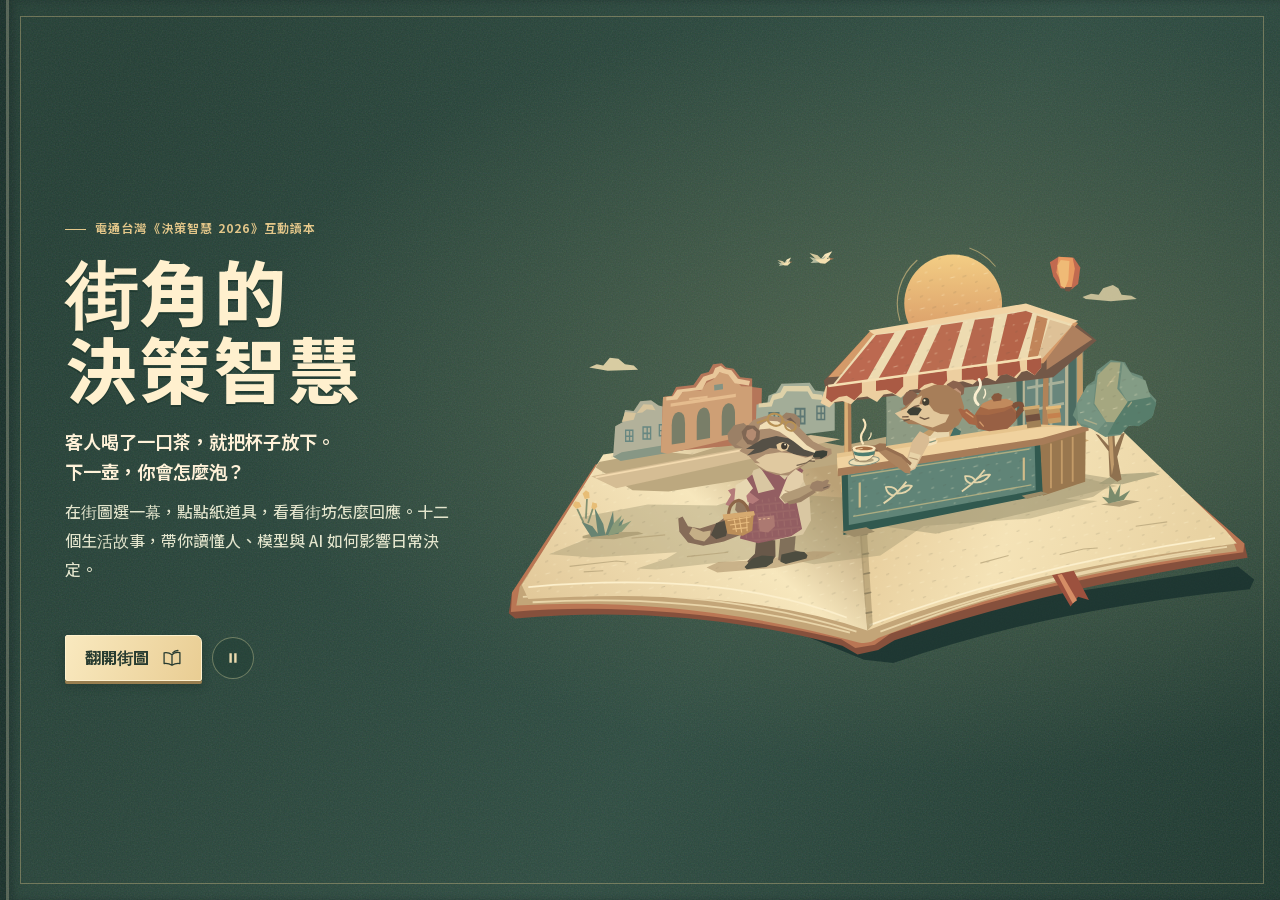
<file: index.html>
<!doctype html>
<html lang="zh-Hant">
<head>
<meta charset="utf-8">
<meta name="viewport" content="width=device-width,initial-scale=1,viewport-fit=cover">
<meta name="theme-color" content="#2a3140">
<title>街角的決策智慧</title>
<meta name="application-name" content="街角的決策智慧">
<meta name="description" content="從一杯茶、一面手印牆到一盞天燈，與街坊一起動手讀懂電通台灣《決策智慧 2026》的二十二篇文章。">
<meta property="og:title" content="街角的決策智慧">
<meta property="og:site_name" content="街角的決策智慧">
<meta property="og:description" content="翻開一條紙上的街，從十二段生活故事讀懂品牌決策。">
<meta property="og:type" content="website">
<meta property="og:url" content="https://lintelee.github.io/decision-wisdom-2026/">
<meta property="og:image" content="https://lintelee.github.io/decision-wisdom-2026/art/share-sky-lantern.jpg">
<meta property="og:image:type" content="image/jpeg">
<meta property="og:image:width" content="1200">
<meta property="og:image:height" content="630">
<meta property="og:image:alt" content="《街角的決策智慧》書頁上，穿山甲牽著一盞金色天燈，身後是深藍色的山城。">
<meta name="twitter:card" content="summary_large_image">
<meta name="twitter:image" content="https://lintelee.github.io/decision-wisdom-2026/art/share-sky-lantern.jpg">
<meta name="twitter:image:alt" content="《街角的決策智慧》書頁上，穿山甲牽著一盞金色天燈，身後是深藍色的山城。">
<script src="folio/js/entry.js"></script>
<link rel="icon" href="art/mark.svg">
<link rel="stylesheet" href="style.css">
<link rel="stylesheet" href="paper/breakfast.css">
<link rel="stylesheet" href="folio/css/app.css">
<link rel="stylesheet" href="reader.css">
<link rel="stylesheet" href="folio/css/edition.css">
<link rel="stylesheet" href="reader-assets/text-leaf.css">
<link rel="stylesheet" href="folio/css/street-home.css">
<link rel="stylesheet" href="folio/css/endnote.css">
<link rel="stylesheet" href="folio/css/phone-spreads.css">
<link rel="stylesheet" href="folio/css/endpapers.css">
<link rel="modulepreload" href="folio/js/front-paper-art.js">
<link rel="modulepreload" href="folio/js/front-paper-motion.js">
<script defer src="folio/js/front-cover.js"></script>
</head>
<body>
<dialog id="book-intro" aria-labelledby="intro-title" aria-describedby="intro-description">
  <div class="intro-binding">
    <div class="intro-inset">
      <div class="intro-copy">
        <p class="endpaper-kicker">電通台灣《決策智慧 2026》互動讀本</p>
        <h1 id="intro-title" tabindex="-1" autofocus>街角的<span>決策智慧</span></h1>
        <p class="intro-hook">客人喝了一口茶，就把杯子放下。<br>下一壺，你會怎麼泡？</p>
        <p id="intro-description">在街圖選一幕，點點紙道具，看看街坊怎麼回應。十二個生活故事，帶你讀懂人、模型與 AI 如何影響日常決定。</p>
      </div>
      <div id="intro-art" aria-hidden="true"></div>
      <div class="intro-invitation">
        <button id="intro-enter" type="button" class="paper-invitation"><span>翻開街圖</span><svg aria-hidden="true" viewBox="0 0 24 24" fill="none" stroke="currentColor" stroke-width="1.55" stroke-linecap="round" stroke-linejoin="round"><path d="M2.5 5.8c3.6-.7 6.6.1 9.5 2.3 2.3-2.3 6.3-3.1 9.5-2.5v13.1c-3.6-.5-6.8.2-9.5 2-2.7-1.8-5.9-2.5-9.5-2.1V5.8ZM12 8v12.6"/><path d="M19.1 3c-2.3.2-4.7 1.1-6.1 2.5"/></svg></button>
        <button id="intro-motion" type="button" hidden aria-label="暫停封面動畫" title="暫停封面動畫"><svg viewBox="0 0 20 20" fill="currentColor" aria-hidden="true"><path class="pause" d="M5.5 4h3v12h-3zm6 0h3v12h-3z"/><path class="play" d="m6 3.5 10 6.5-10 6.5z"/></svg></button>
        <p class="phone-orientation"><svg viewBox="0 0 32 27" fill="none" stroke="currentColor" stroke-width="1.6" stroke-linecap="round" stroke-linejoin="round" aria-hidden="true"><path d="M3 14V5a2 2 0 0 1 2-2h7m5 1a10 10 0 0 1 9 7m1-5-.7 5.8-5-2.6"/><rect x="7" y="14" width="21" height="10" rx="2"/><path d="M10 18v2"/></svg><span>手機橫放，左右兩頁和街坊的動作都看得更完整。</span></p>
      </div>
    </div>
  </div>
</dialog>
<main id="app" data-land="map" data-cover="yes" aria-label="街角的決策智慧">
        <div id="lands" aria-hidden="true">
        <div class="land land-prologue">
          <div class="desk-engraving"></div>
          <img src="art/issue/david.webp" alt="" />
        </div>
        <div class="land land-people">
          <div class="desk-engraving"></div>
          <img src="art/issue/heart.webp" alt="" />
        </div>
        <div class="land land-model">
          <div class="desk-engraving"></div>
          <img src="art/issue/sunflower.webp" alt="" />
        </div>
        <div class="land land-ai">
          <div class="desk-engraving"></div>
          <img src="art/issue/face.webp" alt="" />
        </div>
      </div>

  <canvas id="world" tabindex="0" role="img" aria-label="桌上一本打開的立體書。抓住書頁外側往內拖可以翻頁，拖曳桌面可以轉動視角，點或拖立體書上的東西會有反應。"></canvas>
  <div class="shade" aria-hidden="true"></div>

  <header class="top">
    <button class="brand" id="btnHome" title="回到互動書首頁">
      <span class="mark" aria-hidden="true"><img src="art/mark.svg" alt=""></span>
      <span><b>街角的決策智慧</b></span>
    </button>
    <nav aria-label="工具">
      <button id="btnObjects" aria-label="探索本頁物件" aria-expanded="false" aria-controls="objects" title="探索本頁物件"><span class="ico" data-i="objects"></span><span class="t">物件</span></button>
      <button id="btnMap" aria-label="返回首頁選關地圖" title="返回首頁選關地圖"><span class="ico" data-i="map"></span><span class="t">選關地圖</span></button>
      <button id="btnRead" aria-label="翻開原刊全文"><span class="ico" data-i="book"></span><span class="t">原刊全文</span></button>
      <button id="btnView" aria-label="視角歸位" title="視角歸位"><span class="ico" data-i="eye"></span><span class="t">視角歸位</span></button>
      <button id="btnSound" aria-label="聲音" aria-pressed="true" title="聲音"><span class="ico" data-i="sound"></span></button>
    </nav>
  </header>

  <section class="chapter" id="chapter" aria-live="polite">
    <div class="eyebrow"><span class="bar"></span><b id="eyebrow"></b></div>
    <h1 id="heading"></h1>
    <div id="byline" aria-label="本頁取材文章"></div>
  </section>

  <div class="dock silent" id="dock">
    <div class="caption">
      <p id="capText" aria-live="polite" aria-atomic="true"></p>
    </div>
    <div class="actions" id="actions"></div>
  </div>

  <nav class="transport" aria-label="翻頁">
    <div class="turnlabel"><span id="turnHint">拖書頁翻頁 · 拖桌面轉視角</span><b id="counter"></b></div>
    <div class="rail">
      <button id="btnPrev" aria-label="上一頁"><span class="ico" data-i="left"></span></button>
      <div class="dots" id="dots"></div>
      <input id="page-scrub" type="range" min="0" max="12" step="1" value="0" aria-label="拖動書籤選頁">
      <button id="btnNext" aria-label="下一頁"><span class="ico" data-i="right"></span></button>
    </div>
  </nav>

  <aside id="objects" aria-label="可探索的物件" hidden></aside>
  <button id="endnote-tab" type="button" aria-controls="outcome" aria-expanded="false" hidden>重看本幕解說</button>
  <aside id="outcome" aria-labelledby="endnote-title" aria-live="polite" hidden>
    <header><span>本幕解說</span><button type="button" class="endnote-close" aria-label="收起本幕解說">×</button></header>
    <h2 id="endnote-title" tabindex="-1"></h2>
    <figure class="endnote-source" hidden>
      <figcaption>觀點整理自 <span class="endnote-authors"></span><span class="endnote-article"></span></figcaption>
      <blockquote class="endnote-quote" hidden></blockquote>
    </figure>
    <p class="endnote-meaning"></p>
    <div class="endnote-foot"><button type="button" class="endnote-read" hidden><span class="endnote-page"></span></button></div>
    <details class="endnote-more" hidden><summary class="endnote-more-count"></summary><ul class="endnote-more-list"></ul></details>
  </aside>
  <div id="bubble" class="bubble" hidden></div>
  <div id="tip" class="tip" hidden></div>
  <div id="toast" class="toast" hidden></div>
  <div id="card" class="stopcard" hidden></div>
  <div id="hint" class="hint" aria-hidden="true" hidden><i></i></div>

  <section id="closing-page" hidden aria-labelledby="closing-title">
    <div class="closing-copy">
      <p class="endpaper-kicker">後記</p>
      <h1 id="closing-title" tabindex="-1">街角還亮著一盞燈</h1>
      <p>早上那壺茶，茶師照著客人的反應重新泡過。<br>現在，攤前也為你留了一杯。</p>
    </div>
    <div class="closing-invitation">
      <p id="closing-thanks" role="status">謝謝你陪街坊走這一段。為《決策智慧 2026》的作者點一盞燈，道聲謝。</p>
      <div class="closing-actions">
        <button type="button" id="light-thanks" class="paper-invitation"><svg aria-hidden="true" viewBox="0 0 24 24" fill="none" stroke="currentColor" stroke-width="1.65" stroke-linecap="round" stroke-linejoin="round"><path d="M12 2v3m-4 0h8l3.5 4.5-2 7.5h-11l-2-7.5L8 5Zm0 0 1 12m7-12-1 12M9 20h6m-3-3v5"/></svg><span>為作者點燈</span></button>
        <button type="button" id="closing-credits" aria-haspopup="dialog">致謝與原刊作者</button>
        <a href="#home" id="closing-home">回街圖</a>
      </div>
    </div>
  </section>

<div id="cover">
  <section id="street-home" aria-labelledby="cover-title">
    <div class="map-heading">
      <p>全書選關地圖</p><h1 id="cover-title" tabindex="-1">街角的決策智慧</h1>
      <p class="map-instruction">點一個地標入戲，或拖動頁角翻書。</p>
    </div>
    <nav id="street-stops" aria-label="書上十二個可以進入的地標"></nav>
    <aside class="map-caption">
      <p id="map-preview"><span class="map-folio"></span><strong class="map-question"></strong></p>
      <div class="map-options"><button id="btnOpen" type="button" disabled><span>正在攤開地圖…</span></button><button id="open-contents" type="button" aria-haspopup="dialog">全書目次</button><button id="homePrefs" type="button" aria-haspopup="dialog">閱讀設定</button></div>
      <span class="sr" id="route-progress"></span>
    </aside>
    <p id="loading" class="sr" role="status">正在展開第一張紙景…</p>
  </section>
</div>
<div id="reader" hidden aria-label="原刊書頁"></div>
</main>

<dialog id="map-contents" aria-labelledby="contents-title">
  <header><h2 id="contents-title">全書目次</h2><form method="dialog"><button aria-label="收起目次">關閉</button></form></header>
  <nav id="street-chapters" aria-label="依篇章選關"></nav>
  <footer class="contents-ends"><button id="reopen-intro" type="button">重看序頁</button><a id="contents-ending" href="#ending">後記與致謝</a><a id="btnOpenRead" href="#read">直接翻開原刊全文</a></footer>
</dialog>
<dialog id="author-thanks" aria-labelledby="authors-title">
  <header><div><p class="endpaper-kicker">街角的決策智慧</p><h2 id="authors-title">致謝與原刊作者</h2></div><form method="dialog"><button class="credit-close" aria-label="收起致謝，返回後記">關閉</button></form></header>
  <p>感謝電通台灣《決策智慧 2026》的作者，把工作裡的觀察寫成了這二十二篇文章。點篇名，就能讀到故事的起點。</p>
  <nav id="authors-index" aria-label="依篇章閱讀原刊作者與作品"></nav>
</dialog>
<dialog id="map-notes" aria-labelledby="prefs-heading"><h2 id="prefs-heading">閱讀設定</h2>
  <label><input id="homeMotion" type="checkbox">播放紙景動作</label>
  <label><input id="homeSound" type="checkbox">播放配樂與物件音效</label>
  <label for="musicVolume">背景配樂音量 <input id="musicVolume" type="range" min="0" max="100" step="1" value="53"></label>
  <label for="effectsVolume">物件音效音量 <input id="effectsVolume" type="range" min="0" max="100" step="1" value="69"></label>
  <p>本書取材自電通台灣《決策智慧 2026》，十二幕故事連到二十二篇原文。</p>
  <form method="dialog"><button>返回書頁</button></form></dialog>
<p class="sr" id="announce" role="status" aria-live="polite"></p>
<script src="reader-assets/text-leaf.js"></script>
<script src="reader-assets/reading-hands.js"></script>
<script src="reader.js"></script>
<script type="module" src="folio/js/start.js"></script>
</body>
</html>
</file>
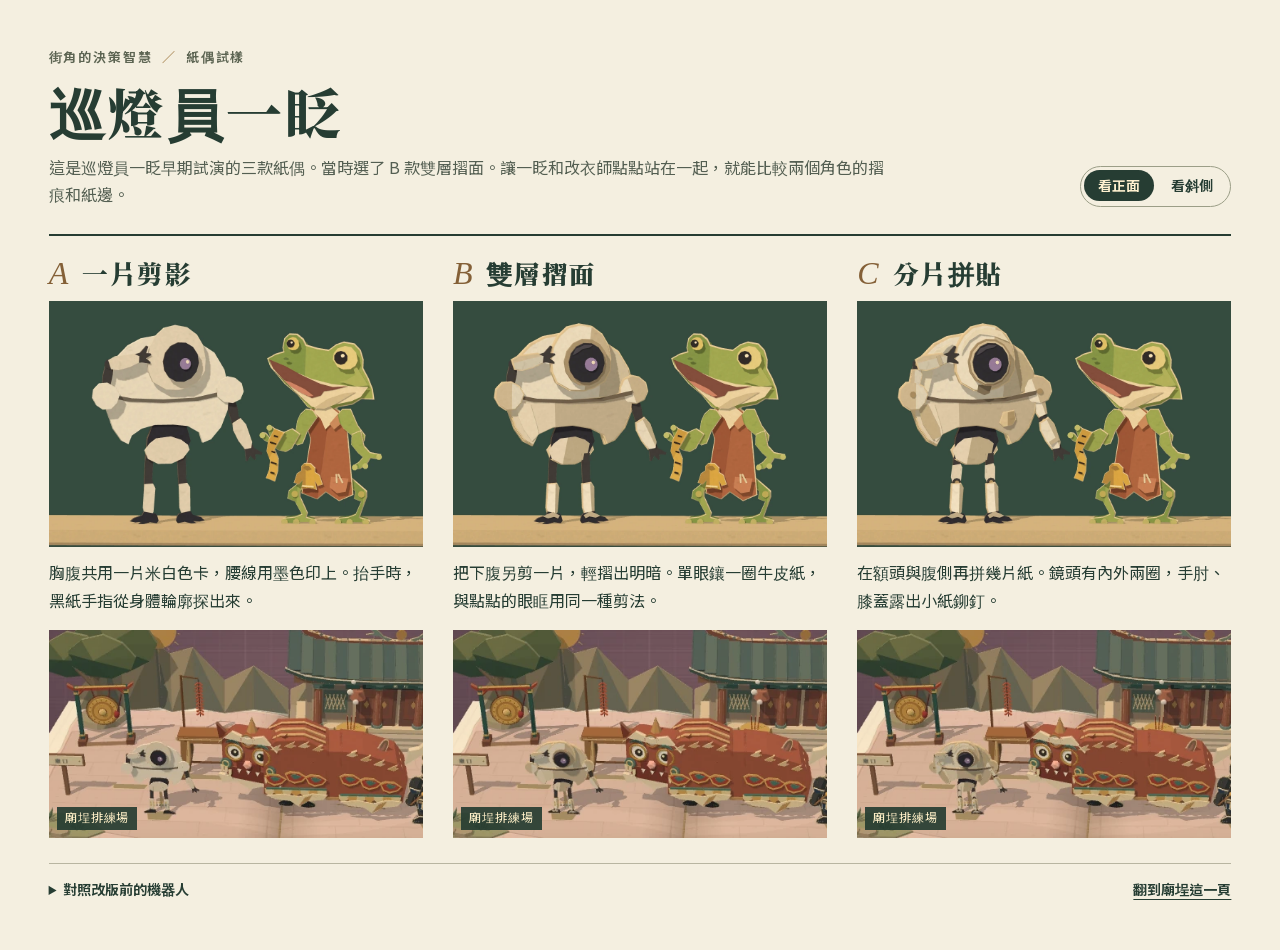
<file: studies/lamp/index.html>
<!doctype html>
<html lang="zh-Hant">
<head>
  <meta charset="utf-8">
  <meta name="viewport" content="width=device-width, initial-scale=1">
  <meta name="theme-color" content="#f2eddc">
  <title>巡燈員一眨・三款紙偶試樣｜街角的決策智慧</title>
  <link rel="stylesheet" href="proof.css">
</head>
<body>
<main>
  <header>
    <div>
      <p class="imprint">街角的決策智慧 <span>／</span> 紙偶試樣</p>
      <h1>巡燈員一眨</h1>
      <p class="intro">這是巡燈員一眨早期試演的三款紙偶。當時選了 B 款雙層摺面。讓一眨和改衣師點點站在一起，就能比較兩個角色的摺痕和紙邊。</p>
    </div>
    <fieldset>
      <legend>紙偶觀看角度</legend>
      <label><input type="radio" name="angle" value="front" checked><span>看正面</span></label>
      <label><input type="radio" name="angle" value="edge"><span>看斜側</span></label>
    </fieldset>
  </header>
  <section class="choices" aria-label="三款剪紙設計">
    <article>
      <div class="label"><span class="letter">A</span><h2>一片剪影</h2></div>
      <div class="pair">
        <img class="front" src="a-front.webp" width="1050" height="690" alt="A 款正面。平剪的米白身形，紫色單眼和橫向腰線清楚可見，旁邊是樹蛙點點。">
        <img class="edge" src="a-edge.webp" width="1050" height="690" alt="A 款斜側。肩、手和眼罩各是一張薄卡，胸腹連成一片。">
      </div>
      <p class="note">胸腹共用一片米白色卡，腰線用墨色印上。抬手時，黑紙手指從身體輪廓探出來。</p>
      <figure><img src="a-street.webp" width="458" height="254" alt="A 款站在舞獅左邊，正舉手看排練。"><figcaption>廟埕排練場</figcaption></figure>
    </article>
    <article>
      <div class="label"><span class="letter">B</span><h2>雙層摺面</h2></div>
      <div class="pair">
        <img class="front" src="b-front.webp" width="1050" height="690" alt="B 款正面。胸腹有寬摺面，單眼外多一圈牛皮紙，和點點的眼眶相呼應。">
        <img class="edge" src="b-edge.webp" width="1050" height="690" alt="B 款斜側。下腹疊在胸片前，鏡框露出一圈暖色紙邊。">
      </div>
      <p class="note">把下腹另剪一片，輕摺出明暗。單眼鑲一圈牛皮紙，與點點的眼眶用同一種剪法。</p>
      <figure><img src="b-street.webp" width="458" height="254" alt="B 款在同一位置看排練，縮小後仍能看出眼框與腹部的摺面。"><figcaption>廟埕排練場</figcaption></figure>
    </article>
    <article>
      <div class="label"><span class="letter">C</span><h2>分片拼貼</h2></div>
      <div class="pair">
        <img class="front" src="c-front.webp" width="1050" height="690" alt="C 款正面。額頭與腹側多了幾片色紙，肩肘和膝蓋有圓形紙鉚釘。">
        <img class="edge" src="c-edge.webp" width="1050" height="690" alt="C 款斜側。可辨認雙圈鏡框、右腹插舌和紙袖的接合處。">
      </div>
      <p class="note">在額頭與腹側再拼幾片紙。鏡頭有內外兩圈，手肘、膝蓋露出小紙鉚釘。</p>
      <figure><img src="c-street.webp" width="458" height="254" alt="C 款在同一位置看排練，紙片拼接集中在眼框與肩部。"><figcaption>廟埕排練場</figcaption></figure>
    </article>
  </section>
  <footer>
    <details>
      <summary>對照改版前的機器人</summary>
      <img src="earlier-street.webp" width="458" height="254" alt="改版前的一眨站在廟埕，身體是多片放射狀紙瓣組成的圓殼。">
    </details>
    <a href="../../#game/friction">翻到廟埕這一頁</a>
  </footer>
</main>
</body>
</html>
</file>
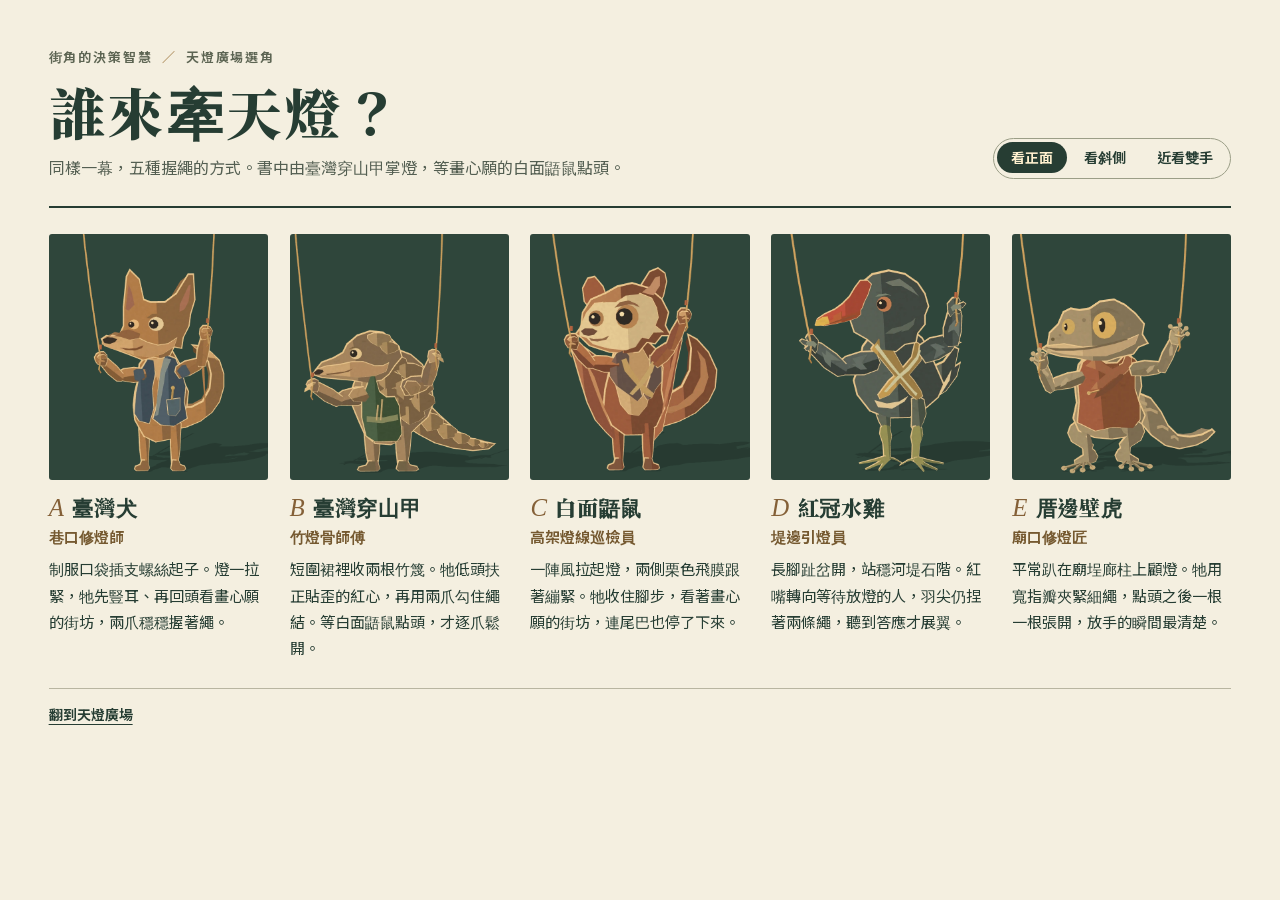
<file: studies/lantern-keepers/index.html>
<!doctype html>
<html lang="zh-Hant">
<head>
  <meta charset="utf-8">
  <meta name="viewport" content="width=device-width,initial-scale=1">
  <title>誰來牽天燈？｜街角的決策智慧</title>
  <link rel="stylesheet" href="../lamp/proof.css">
  <link rel="stylesheet" href="keepers.css">
</head>
<body>
<main>
  <header>
    <div>
      <p class="imprint">街角的決策智慧 <span>／</span> 天燈廣場選角</p>
      <h1>誰來牽天燈？</h1>
      <p class="intro">同樣一幕，五種握繩的方式。書中由臺灣穿山甲掌燈，等畫心願的白面鼯鼠點頭。</p>
    </div>
    <fieldset>
      <legend>比較五位紙偶的觀看角度</legend>
      <label><input type="radio" name="angle" value="front" checked><span>看正面</span></label>
      <label><input type="radio" name="angle" value="edge"><span>看斜側</span></label>
      <label><input type="radio" name="angle" value="detail"><span>近看雙手</span></label>
    </fieldset>
  </header>
  <section class="keepers" aria-label="五位動物角色提案">
    <article>
      <div class="pair"><img class="front" src="A-dog.webp" width="660" height="740" alt="褐色臺灣犬豎起長耳，穿靛藍工作背心，兩爪分別握繩。"><img class="edge" src="A-dog-side.webp" width="660" height="740" alt="斜側可見尖吻、彎尾與背心口袋裡的工具。"><img class="detail" src="A-dog-detail.webp" width="840" height="620" alt="放大看這位紙偶如何抓住兩條繩，以及轉向畫心願的街坊的表情。"></div>
      <div class="label"><span class="letter">A</span><h2>臺灣犬</h2></div>
      <h3>巷口修燈師</h3><p>制服口袋插支螺絲起子。燈一拉緊，牠先豎耳、再回頭看畫心願的街坊，兩爪穩穩握著繩。</p>
    </article>
    <article>
      <div class="pair"><img class="front" src="B-pangolin.webp" width="660" height="740" alt="穿山甲用爪尖勾住雙繩，背部是瓦片般的大鱗，身前繫墨綠圍裙。"><img class="edge" src="B-pangolin-side.webp" width="660" height="740" alt="斜側看見後背層層的厚紙鱗片、尖吻和拖地長尾。"><img class="detail" src="B-pangolin-detail.webp" width="840" height="620" alt="放大看這位紙偶如何抓住兩條繩，以及轉向畫心願的街坊的表情。"></div>
      <div class="label"><span class="letter">B</span><h2>臺灣穿山甲</h2></div>
      <h3>竹燈骨師傅</h3><p>短圍裙裡收兩根竹篾。牠低頭扶正貼歪的紅心，再用兩爪勾住繩結。等白面鼯鼠點頭，才逐爪鬆開。</p>
    </article>
    <article>
      <div class="pair"><img class="front" src="C-glider.webp" width="660" height="740" alt="白面鼯鼠穿短繫帶背心，兩手拉繩時，栗色飛膜在身側展開。"><img class="edge" src="C-glider-side.webp" width="660" height="740" alt="白臉、寬尾和身側的三角形飛膜，能從斜側分辨。"><img class="detail" src="C-glider-detail.webp" width="840" height="620" alt="放大看這位紙偶如何抓住兩條繩，以及轉向畫心願的街坊的表情。"></div>
      <div class="label"><span class="letter">C</span><h2>白面鼯鼠</h2></div>
      <h3>高架燈線巡檢員</h3><p>一陣風拉起燈，兩側栗色飛膜跟著繃緊。牠收住腳步，看著畫心願的街坊，連尾巴也停了下來。</p>
    </article>
    <article>
      <div class="pair"><img class="front" src="D-moorhen.webp" width="660" height="740" alt="紅冠水雞有紅額、黃嘴尖和長趾，交叉背帶下面兩翼捏著燈繩。"><img class="edge" src="D-moorhen-side.webp" width="660" height="740" alt="斜側可見捏繩的羽尖和張開的長腳趾。"><img class="detail" src="D-moorhen-detail.webp" width="840" height="620" alt="放大看這位紙偶如何抓住兩條繩，以及轉向畫心願的街坊的表情。"></div>
      <div class="label"><span class="letter">D</span><h2>紅冠水雞</h2></div>
      <h3>堤邊引燈員</h3><p>長腳趾岔開，站穩河堤石階。紅嘴轉向等待放燈的人，羽尖仍捏著兩條繩，聽到答應才展翼。</p>
    </article>
    <article>
      <div class="pair"><img class="front" src="E-gecko.webp" width="660" height="740" alt="灰褐色壁虎穿磚紅短衫，張開圓圓的指瓣，分握兩條線。"><img class="edge" src="E-gecko-side.webp" width="660" height="740" alt="斜側可看見磚紅衣領、攤開的指瓣和長尾。"><img class="detail" src="E-gecko-detail.webp" width="840" height="620" alt="放大看這位紙偶如何抓住兩條繩，以及轉向畫心願的街坊的表情。"></div>
      <div class="label"><span class="letter">E</span><h2>厝邊壁虎</h2></div>
      <h3>廟口修燈匠</h3><p>平常趴在廟埕廊柱上顧燈。牠用寬指瓣夾緊細繩，點頭之後一根一根張開，放手的瞬間最清楚。</p>
    </article>
  </section>
  <footer><a href="../../#game/permission">翻到天燈廣場</a></footer>
</main>
</body>
</html>
</file>
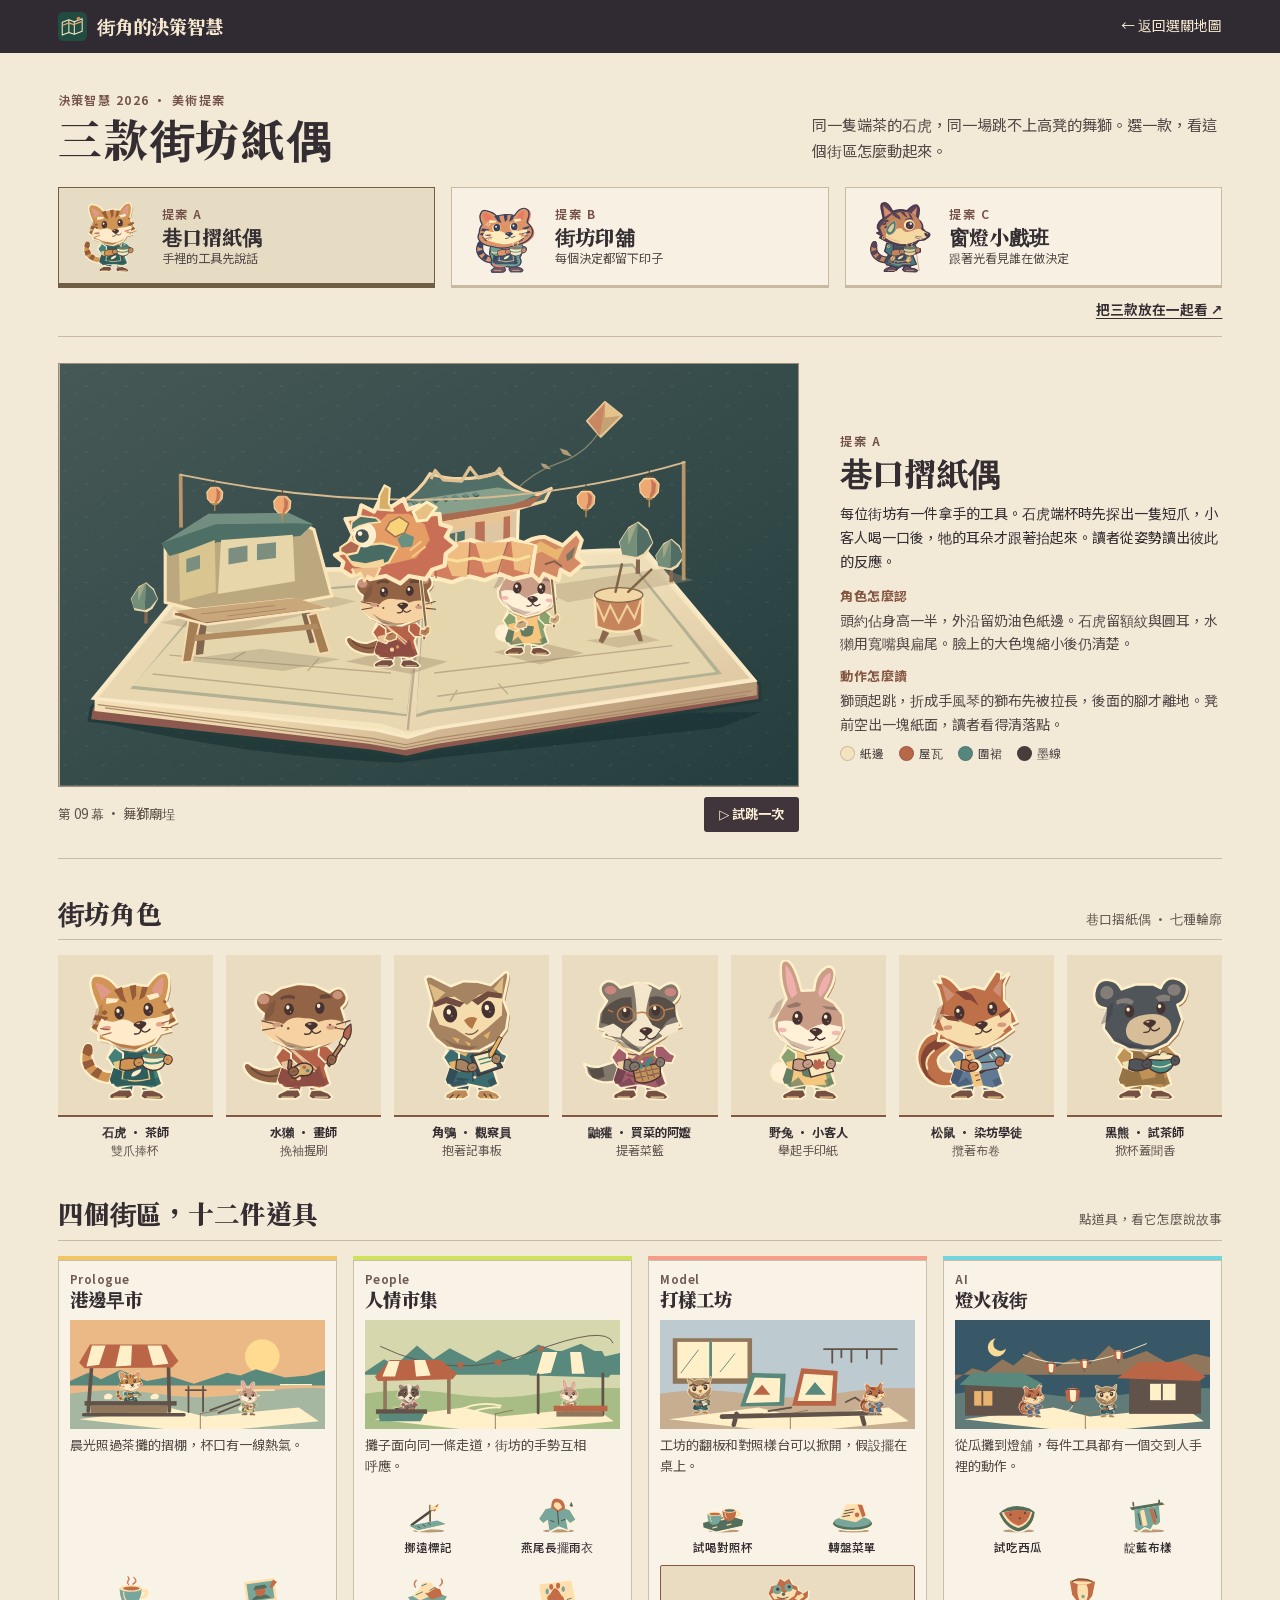
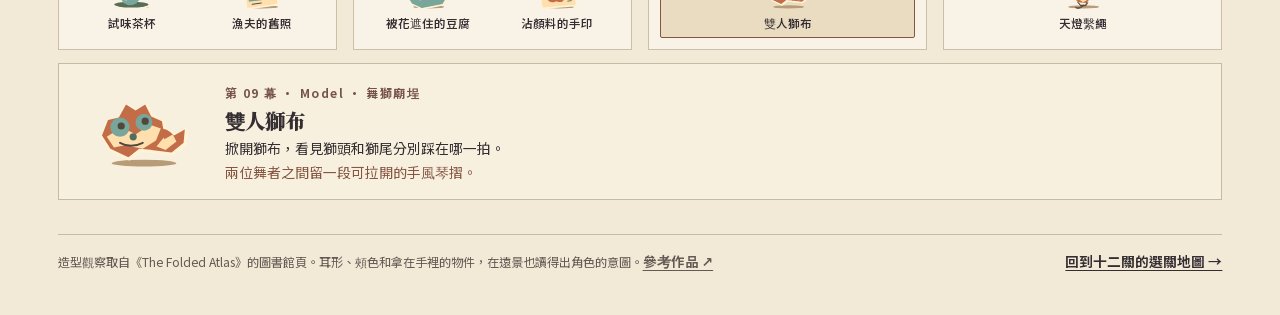
<file: art-directions.html>
<!doctype html>
<html lang="zh-Hant">
<head>
  <meta charset="utf-8">
  <meta name="viewport" content="width=device-width,initial-scale=1,viewport-fit=cover">
  <meta name="theme-color" content="#302a32">
  <title>三款紙偶提案｜街角的決策智慧</title>
  <link rel="icon" href="art/mark.svg">
  <link rel="stylesheet" href="folio/css/art-directions.css">
</head>
<body>
  <header class="studio-bar"><a href="./#home"><img src="art/mark.svg" width="29" height="29" alt="">街角的決策智慧</a><a href="./#home">← 返回選關地圖</a></header>
  <main class="studio">
    <div class="studio-heading"><div><p class="overline">決策智慧 2026 · 美術提案</p><h1>三款街坊紙偶</h1></div><p>同一隻端茶的石虎，同一場跳不上高凳的舞獅。選一款，看這個街區怎麼動起來。</p></div>
    <nav id="directions" aria-label="選一款美術提案"></nav>
    <div class="compare-tools"><a href="?view=compare">把三款放在一起看 ↗</a></div>
    <section class="worktable" aria-labelledby="direction-title">
      <div class="scene-block">
        <div class="stage-window" id="preview-stage" aria-busy="true"></div>
        <div class="stage-controls"><span>第 09 幕 · 舞獅廟埕</span><button id="try-jump" type="button" disabled>▷ 試跳一次</button></div>
        <p id="stage-meaning" aria-live="polite" aria-atomic="true"></p>
      </div>
      <div class="art-notes">
        <p class="overline" id="direction-code"></p><h2 id="direction-title"></h2><p class="central-idea" id="direction-idea"></p>
        <dl><dt>角色怎麼認</dt><dd id="direction-character"></dd><dt>動作怎麼讀</dt><dd id="direction-motion"></dd></dl>
        <div class="ink-strip" id="swatches" aria-label="本案主色"></div>
      </div>
    </section>
    <section class="cast-section" aria-labelledby="cast-title"><div class="section-head"><h2 id="cast-title">街坊角色</h2><span id="cast-family"></span></div><div id="cast-row"></div></section>
    <section class="world-section" aria-labelledby="world-title"><div class="section-head"><h2 id="world-title">四個街區，十二件道具</h2><span>點道具，看它怎麼說故事</span></div><div id="worlds"></div>
      <article id="prop-sample" aria-live="polite"><div class="enlarged-prop"></div><div><span class="overline" id="prop-level"></span><h3 id="prop-title"></h3><p id="prop-action"></p><p id="prop-treatment"></p></div></article>
    </section>
    <footer class="studio-foot"><p>造型觀察取自《The Folded Atlas》的圖書館頁。耳形、頰色和拿在手裡的物件，在遠景也讀得出角色的意圖。<a href="https://rosy-wisdom-dw86.here.now/#library">參考作品 ↗</a></p><a href="./#home">回到十二關的選關地圖 →</a></footer>
  </main>
  <script type="module" src="folio/js/art-directions.js"></script>
</body>
</html>
</file>
<file: style.css>
:root {
  color-scheme: light;
  --serif: 'Songti TC', 'Noto Serif TC', 'PMingLiU', 'Iowan Old Style', Georgia, serif;
  --sans: 'PingFang TC', 'Noto Sans TC', 'Microsoft JhengHei', system-ui, sans-serif;
  --mono: 'SFMono-Regular', Consolas, monospace;
  --chalk: #f7f6f2;
  --gold: var(--accent, #d4c4ed);
  --forest: #25483d;
  --paper: #f6f4ee;
  --thread: #b9ac8c;
}
* {
  box-sizing: border-box;
}
body {
  margin: 0;
  font-family: var(--sans);
  background: #1e372e;
  color: var(--chalk);
}
button,
a {
  touch-action: manipulation;
}
button,
input,
select {
  font: inherit;
}
button,
a {
  color: inherit;
}
button {
  cursor: pointer;
}
button:disabled {
  cursor: default;
}
a {
  text-decoration: none;
}
button:focus-visible,
a:focus-visible,
input:focus-visible,
canvas:focus-visible,
select:focus-visible {
  outline: 3px solid #e9a956;
  outline-offset: 3px;
}
[hidden] {
  display: none !important;
}
.icons {
  width: 0;
  height: 0;
  position: absolute;
  overflow: hidden;
}
.book-room {
  height: 100vh;
  height: 100svh;
  width: 100%;
  min-height: 330px;
  position: relative;
  overflow: hidden;
  isolation: isolate;
  background: #292932;
}
.book-room svg,
.panel-title svg,
.map-foot svg,
.fold-stops svg,
.source-list svg {
  display: block;
  flex: none;
  height: 18px;
  width: 18px;
  fill: none;
  stroke: currentColor;
  stroke-width: 1.6;
  stroke-linecap: round;
  stroke-linejoin: round;
}
#paper-world,
#printed-scene,
.lighting {
  position: absolute;
  inset: 0;
  width: 100%;
  height: 100%;
}
#paper-world {
  touch-action: none;
  display: block;
  outline-offset: -4px;
  cursor: grab;
}
#printed-scene {
  background: transparent;
  touch-action: none;
}
#printed-scene img {
  width: 100%;
  height: 100%;
  object-fit: contain;
}
#plate-note {
  position: absolute;
  right: 3%;
  top: 72px;
  font: 12px var(--sans);
  border-radius: 2px;
  padding: 2px 7px;
  background: #20382ecc;
  color: #ebddba;
}
.lighting {
  z-index: 1;
  pointer-events: none;
  background: linear-gradient(180deg, #11101626, transparent 28%, transparent 72%, #11101580);
  box-shadow: inset 0 0 0 1px #ffffff15;
}
.book-head,
.chapter-caption,
.book-bottom {
  position: absolute;
  z-index: 3;
  left: clamp(19px, 3.45vw, 70px);
  right: clamp(19px, 3.45vw, 70px);
  pointer-events: none;
}
.book-head a,
.book-head button,
.book-bottom button,
.book-bottom input,
.transport {
  pointer-events: auto;
}
.book-head {
  top: clamp(15px, 2.7vh, 32px);
  display: flex;
  align-items: center;
  justify-content: space-between;
  gap: 15px;
}
.imprint {
  display: flex;
  align-items: center;
  gap: 10px;
}
.imprint-mark {
  display: grid;
  place-items: center;
  width: 36px;
  height: 37px;
  color: #24252a;
  background: linear-gradient(135deg, #d2c4e7, #83cddb);
  border: 1px solid #f9e5b738;
  box-shadow:
    inset 0 0 0 3px #a2845336,
    0 2px 3px #00150c30;
  border-radius: 2px 4px 3px 4px;
  transform: rotate(-2deg);
}
.imprint-mark svg {
  width: 23px;
  height: 23px;
  stroke-width: 1.5;
}
.imprint b {
  display: block;
  letter-spacing: 0.08em;
  font: 730 22px/1.05 var(--sans);
}
.imprint small {
  display: block;
  font: 550 11px/1.2 var(--sans);
  letter-spacing: 0.14em;
  color: #e7e6eb;
  margin-top: 4px;
}
.book-head nav,
.book-head nav > * {
  display: flex;
  align-items: center;
}
.book-head nav {
  gap: 7px;
}
.book-head nav > * {
  justify-content: center;
  gap: 6px;
  border: 1px solid #e4dfc744;
  color: #f6f4f1;
  border-radius: 40px;
  background: #1b1b21a8;
  padding: 7px 12px;
  font: 550 13px/1.5 var(--sans);
  min-height: 34px;
  backdrop-filter: blur(6px);
}
.book-head nav #audio {
  padding: 7px 9px;
}
.book-head nav svg {
  width: 16px;
  height: 16px;
}
.book-head nav > *:hover {
  background: #49474fd9;
  border-color: #e6d6a3a8;
}
.chapter-caption {
  top: clamp(73px, 10.8vh, 127px);
  right: auto;
  max-width: min(48vw, 725px);
  text-shadow: 0 2px 12px #12231d48;
  transition: opacity 0.18s;
}
.folio-meta,
.voice-label,
.transport-head,
.panel-title small {
  font: 600 11px/1.5 var(--mono);
  letter-spacing: 0.115em;
}
.folio-meta {
  display: flex;
  align-items: center;
  gap: 9px;
  color: var(--gold);
  font-family: var(--sans);
  font-size: 12px;
  letter-spacing: 0.12em;
}
.folio-meta i {
  display: block;
  width: 25px;
  height: 1px;
  background: var(--accent);
}
.folio-meta .divider {
  opacity: 0.5;
}
.chapter-caption h1 {
  font: 710 clamp(28px, 2.75vw, 51px) / 1.17 var(--sans);
  letter-spacing: -0.035em;
  margin: 8px 0 4px;
  text-wrap: balance;
  color: #fcfaf7;
}
.chapter-caption p {
  margin: 0;
  color: #d6d7d9;
  font: 520 clamp(12px, 0.98vw, 16px) / 1.46 var(--sans);
  letter-spacing: 0.015em;
}
#prop-cue {
  position: absolute;
  z-index: 2;
  top: 0;
  left: 0;
  display: flex;
  align-items: center;
  gap: 7px;
  color: #fff;
  border: 0;
  background: transparent;
  padding: 7px 5px;
  white-space: nowrap;
  will-change: transform;
  pointer-events: auto;
  text-shadow: 0 1px 3px #10271b;
}
.book-room #prop-cue > i {
  width: 11px;
  height: 11px;
  flex: none;
  border-radius: 50%;
  border: 2px solid #fff;
  background: var(--accent);
  box-shadow:
    0 0 0 4px #8b6d3b66,
    0 0 0 6px #fff0b849;
}
.book-room #prop-cue > span {
  font: 550 12px/1.5 var(--sans);
  padding: 3px 8px;
  border: 1px solid #f1dfae85;
  border-radius: 2px 6px 6px 2px;
  background: #24252ceb;
  box-shadow: 0 1px 5px #0c191c22;
}
.book-room #prop-cue:hover > span {
  background: #172e26;
}
.book-room #prop-cue:hover > i {
  background: #fff0bb;
}
.book-bottom {
  bottom: clamp(14px, 2.7vh, 34px);
  display: flex;
  justify-content: space-between;
  align-items: flex-end;
  gap: 20px;
}
.narration {
  min-width: 0;
  max-width: min(56%, 780px);
  color: #fbfaf7;
  isolation: isolate;
  position: relative;
}
.narration:before {
  content: '';
  position: absolute;
  inset: -12px -18px -12px -13px;
  z-index: -1;
  border-radius: 9px;
  background: linear-gradient(90deg, #211f27f5 0%, #211f27e8 78%, #211f2700 100%);
  mask-image: linear-gradient(0deg, #000 78%, #000c 90%, transparent);
}
.voice-label {
  display: flex;
  align-items: center;
  gap: 6px;
  color: var(--gold);
  font-family: var(--sans);
  font-size: 11px;
  letter-spacing: 0.14em;
}
.voice-label svg {
  width: 14px;
  height: 14px;
}
.narration p {
  font: 600 clamp(16px, 1.44vw, 24px) / 1.48 var(--serif);
  letter-spacing: 0.02em;
  margin: 5px 0 8px;
  max-width: 38em;
  text-wrap: pretty;
  text-shadow: 0 1px 3px #193427aa;
}
.narration-actions {
  display: flex;
  align-items: center;
  gap: 8px 18px;
  flex-wrap: wrap;
}
.narration-actions button {
  border: 0;
  border-bottom: 1px solid #c6ac746b;
  background: transparent;
  color: var(--accent);
  display: inline-flex;
  align-items: center;
  gap: 5px;
  padding: 1px 0;
  font-size: 13px;
  font-weight: 620;
  line-height: 1.55;
  text-shadow: 0 1px 2px #20382f;
}
.narration-actions button:hover {
  color: white;
  border-color: currentColor;
}
.narration-actions button svg {
  width: 14px;
  height: 14px;
}
.narration-actions #finish-here {
  border: 1px solid #b7a377;
  background: #e9d6aa;
  color: #254337;
  text-shadow: none;
  padding: 3px 8px;
  border-radius: 3px;
}
.transport {
  flex: 0 0 clamp(216px, 24vw, 370px);
  border: 1px solid #d8c7a34b;
  border-radius: 9px;
  padding: 9px 13px 6px;
  background: #212127dd;
  backdrop-filter: blur(6px);
  box-shadow: 0 3px 19px #10231b17;
}
.transport-head,
.transport-row {
  display: flex;
  align-items: center;
  justify-content: space-between;
}
.transport-head {
  color: #e3e4e1;
  font-family: var(--sans);
  letter-spacing: 0.06em;
  font-size: 11px;
  gap: 7px;
}
.transport-head b {
  color: #ffffff;
  font: 600 11px var(--mono);
  white-space: nowrap;
}
.transport-row {
  gap: 10px;
}
.transport-row button,
.close-sheet {
  display: grid;
  place-items: center;
  width: 32px;
  height: 32px;
  border-radius: 50%;
  border: 1px solid #d8c59a55;
  background: transparent;
  color: #ffffff;
}
.transport-row button:hover:not(:disabled) {
  background: #f2d99b21;
}
.transport-row button:disabled {
  opacity: 0.33;
}
.transport-row svg {
  width: 16px;
  height: 16px;
}
.track {
  position: relative;
  height: 36px;
  flex: 1;
}
.track-line,
.tick-marks {
  position: absolute;
  top: 50%;
  left: 7px;
  right: 7px;
  background: #b6ab8d;
  height: 1px;
}
.tick-marks {
  background: none;
  display: flex;
  align-items: center;
  justify-content: space-between;
}
.tick-marks i {
  height: 4px;
  width: 1px;
  background: #d0c49e;
}
.track input {
  position: absolute;
  inset: 0;
  margin: 0;
  width: 100%;
  height: 36px;
  appearance: none;
  -webkit-appearance: none;
  background: transparent;
  cursor: ew-resize;
  accent-color: #ebd397;
}
.track input::-webkit-slider-thumb {
  appearance: none;
  width: 14px;
  height: 14px;
  border: 2px solid #273d2f;
  border-radius: 50%;
  background: var(--accent);
  box-shadow: 0 0 0 1px #d8c599;
}
.track input::-moz-range-thumb {
  width: 12px;
  height: 12px;
  border: 2px solid #334639;
  border-radius: 50%;
  background: var(--accent);
  box-shadow: 0 0 0 1px #d8c599;
}
.turning .chapter-caption,
.turning .narration {
  opacity: 0;
  visibility: hidden;
}
.turning #prop-cue {
  display: none;
}
#turn-live {
  position: absolute;
  pointer-events: none;
  opacity: 0;
}
.book-room.in-reader {
  display: none;
}
#atlas-dialog,
#decision-desk {
  --ink: #242429;
  color: var(--ink);
  background-color: var(--paper);
  background-image: repeating-linear-gradient(
    106deg,
    transparent 0 4px,
    #634c3210 4.3px,
    transparent 4.65px 10px
  );
  border: 1px solid #b5a988;
  box-shadow: 0 12px 60px #071b1766;
}
#atlas-dialog {
  width: min(890px, 94vw);
  max-height: min(89vh, 900px);
  padding: 0;
  border-radius: 9px;
  overflow: auto;
}
#atlas-dialog::backdrop {
  background: #0b2119b3;
  backdrop-filter: blur(3px);
}
#atlas-dialog:not(.map-mode) {
  max-width: 560px;
}
.dialog-wrap {
  padding: clamp(18px, 2.4vw, 34px);
}
.panel-title {
  display: flex;
  align-items: flex-start;
  justify-content: space-between;
  gap: 18px;
}
.panel-title small {
  font-size: 10px;
  color: #8d6843;
}
.panel-title h2 {
  font: 800 32px/1.25 var(--serif);
  margin: 5px 0 0;
  letter-spacing: 0.025em;
}
.close-sheet {
  color: #3c5546;
  border-color: #a5ad98;
  font-size: 18px;
  flex: none;
  background: #fff8e644;
}
.close-sheet:hover {
  background: #e0e1cd;
}
.close-sheet svg {
  width: 16px;
  height: 16px;
}
.fold-layout {
  display: grid;
  grid-template-columns: 1fr 1.04fr;
  align-items: center;
  gap: 20px;
  margin: 12px 0 15px;
}
.fold-map {
  position: relative;
  aspect-ratio: 1.52;
  isolation: isolate;
  background: radial-gradient(ellipse, #d8e1c3 0%, transparent 72%);
}
.fold-map img {
  position: absolute;
  width: 108%;
  height: 100%;
  object-fit: contain;
  left: -4%;
}
.fold-map button {
  position: absolute;
  transform: translate(-50%, -50%);
  background: #fbf6e5;
  color: #355340;
  border: 1px solid #9d9e80;
  border-radius: 3px;
  font-size: 12px;
  font-weight: 650;
  padding: 2px 5px;
  box-shadow: 0 1px 3px #69795128;
}
.fold-map button[aria-pressed='true'] {
  background: #365a48;
  color: #fff8df;
  border-color: #365a48;
}
.fold-map .prologue {
  left: 22%;
  top: 61%;
}
.fold-map .people {
  left: 34%;
  top: 40%;
}
.fold-map .model {
  left: 68%;
  top: 44%;
}
.fold-map .ai {
  left: 65%;
  top: 68%;
}
.fold-label {
  margin: 0;
  color: #8a603f;
  font: 600 12px var(--mono);
  letter-spacing: 0.11em;
}
.fold-stops h3 {
  font: 750 25px var(--serif);
  margin: 7px 0;
}
.fold-stops a,
.source-list a {
  display: flex;
  align-items: center;
  justify-content: space-between;
  gap: 10px;
  font: 600 16px/1.45 var(--serif);
  padding: 11px 0;
  border-top: 1px solid #b5b6a3;
}
.fold-stops a span:first-child {
  display: grid;
  gap: 2px;
}
.fold-stops small,
.source-list small {
  color: #61715e;
  font: 400 12px/1.4 var(--sans);
}
.fold-stops a > small {
  white-space: nowrap;
}
.fold-stops a:hover,
.source-list a:hover {
  color: #a45f3c;
}
.fold-stops svg {
  width: 15px;
  height: 15px;
}
.map-foot {
  display: flex;
  align-items: center;
  gap: 12px;
  flex-wrap: wrap;
  padding-top: 12px;
  border-top: 1px solid #a6af98;
  font-size: 13px;
}
.map-foot > span {
  margin-right: auto;
}
.map-foot button,
.map-foot a,
.source-list button,
.colophon a {
  padding: 3px 0;
  border: 0;
  background: transparent;
  text-decoration: underline;
  text-underline-offset: 4px;
  color: #4c634e;
  font-size: 13px;
}
.source-list h3 {
  font: 700 19px var(--serif);
  margin: 14px 0 5px;
}
.source-list a {
  align-items: start;
  flex-direction: column;
  gap: 3px;
}
.source-list svg {
  height: 14px;
  width: 14px;
}
.colophon p {
  line-height: 1.8;
  font-size: 15px;
}
#decision-desk {
  position: absolute;
  z-index: 5;
  right: clamp(14px, 2vw, 36px);
  top: clamp(72px, 10vh, 110px);
  bottom: clamp(17px, 3vh, 40px);
  width: clamp(325px, 31vw, 410px);
  border-radius: 7px;
  display: flex;
  flex-direction: column;
  padding: 18px 20px;
  animation: unfile 0.22s ease-out;
}
#decision-desk .panel-title {
  border-bottom: 1px solid #c5bea6;
  padding-bottom: 13px;
}
#decision-desk h2 {
  font-size: 24px;
}
.desk-scroll {
  min-height: 0;
  overflow: auto;
  overscroll-behavior: contain;
  scrollbar-width: thin;
  scrollbar-color: #b4b09a transparent;
  padding: 0 2px 0 0;
}
.desk-scroll > p {
  font: 650 17px/1.6 var(--serif);
  margin: 13px 0;
}
#game-sheet.dg-game {
  width: 100%;
  padding: 0;
  background: transparent;
  --dg-paper: #faf6e7;
}
#game-sheet .dg-desk {
  gap: 0.9rem;
}
#game-sheet .dg-field legend {
  font-size: 15px;
}
#game-sheet .dg-btn {
  min-height: 36px;
  padding: 0.35rem 0.6rem;
  font-size: 14px;
}
#game-sheet .dg-commit {
  min-height: 36px;
  font-size: 14px;
}
#game-sheet .dg-note,
#game-sheet .dg-screen,
#game-sheet .dg-proof,
#game-sheet .dg-result {
  padding: 9px 11px;
}
#game-sheet .dg-budget {
  font-size: 14px;
}
#game-sheet .dg-allocation {
  grid-template-columns: 1fr 55px 32px 32px;
  gap: 3px;
}
#game-sheet .dg-allocation button {
  height: 32px;
}
#game-sheet .dg-options {
  gap: 5px;
}
#game-sheet .dg-note p,
#game-sheet .dg-proof p,
#game-sheet .dg-screen p,
#game-sheet .dg-log,
#game-sheet .dg-result p {
  font-size: 14px;
}
#game-sheet .dg-help {
  margin: 0;
}
.desk-open .book-bottom {
  right: calc(clamp(325px, 31vw, 410px) + 4vw);
}
.desk-open .transport {
  flex-basis: 145px;
}
.desk-open .transport-head span {
  font-size: 10px;
  letter-spacing: 0;
}
.desk-open .transport-row {
  gap: 3px;
}
.desk-open .narration {
  max-width: 65%;
}
.no-script {
  position: absolute;
  left: 20px;
  bottom: 20px;
}
#dialog-body .map-note {
  font-size: 14px;
  color: #54624e;
}
.map-foot button[aria-pressed='false'] {
  opacity: 0.8;
}
@keyframes unfile {
  from {
    opacity: 0.3;
    transform: translateX(12px);
  }
  to {
    opacity: 1;
    transform: none;
  }
}
@media (min-width: 1600px) {
  .book-head,
  .chapter-caption,
  .book-bottom {
    left: 4vw;
    right: 4vw;
  }
  .chapter-caption {
    right: auto;
  }
}
@media (max-width: 850px) {
  .book-head nav {
    gap: 5px;
  }
  .book-head nav > * {
    padding: 6px 9px;
  }
  .chapter-caption {
    top: 82px;
  }
  .chapter-caption h1 {
    font-size: 33px;
  }
  .narration-actions {
    gap: 7px 12px;
  }
  .transport {
    flex-basis: 215px;
  }
  .book-bottom {
    gap: 12px;
  }
  .narration {
    max-width: 61%;
  }
  #decision-desk {
    width: min(410px, 89vw);
    top: 67px;
    bottom: 15px;
  }
  .desk-open .book-bottom {
    right: 3vw;
  }
  .desk-open .transport {
    visibility: hidden;
  }
  .desk-open .narration {
    max-width: 45%;
  }
}
@media (max-width: 650px) {
  .book-room {
    min-height: 485px;
  }
  .book-head,
  .chapter-caption,
  .book-bottom {
    left: 17px;
    right: 17px;
  }
  .book-head {
    top: 15px;
    gap: 6px;
  }
  .imprint-mark {
    width: 29px;
    height: 31px;
  }
  .imprint-mark svg {
    width: 19px;
    height: 19px;
  }
  .imprint {
    gap: 6px;
  }
  .imprint b {
    font-size: 18px;
  }
  .imprint small {
    font-size: 9px;
    letter-spacing: 0.1em;
    margin-top: 3px;
  }
  .book-head nav {
    gap: 4px;
  }
  .book-head nav > * {
    padding: 6px 7px;
    gap: 4px;
    font-size: 12px;
    min-height: 31px;
  }
  .book-head nav .minor > span {
    display: none;
  }
  .book-head nav #audio {
    display: none;
  }
  .book-head nav svg {
    width: 14px;
    height: 14px;
  }
  .chapter-caption {
    top: 77px;
    max-width: 100%;
    right: 17px;
  }
  .folio-meta {
    font-size: 11px;
    gap: 7px;
  }
  .chapter-caption h1 {
    font-size: clamp(26px, 6.6vw, 38px);
    margin: 7px 0 3px;
  }
  .chapter-caption p {
    font-size: 15px;
  }
  .book-bottom {
    display: grid;
    grid-template-columns: 1fr;
    gap: 11px;
    bottom: max(12px, env(safe-area-inset-bottom));
  }
  .narration,
  .desk-open .narration {
    max-width: 100%;
  }
  .narration:before {
    inset: -9px -17px -7px;
    background: linear-gradient(to right, #211f27e8, #211f279c);
    mask-image: linear-gradient(0deg, black 75%, transparent);
  }
  .narration p {
    font-size: 17px;
    margin: 3px 0 5px;
    line-height: 1.46;
    max-height: 5.85em;
    overflow: auto;
  }
  .voice-label {
    font-size: 10px;
  }
  .narration-actions button {
    font-size: 12px;
    min-height: 28px;
  }
  .transport {
    width: 100%;
    display: grid;
    grid-template-columns: minmax(66px, 0.44fr) 1fr;
    align-items: center;
    gap: 9px;
    padding: 5px 10px;
    border-radius: 6px;
  }
  .transport-head {
    align-items: flex-start;
    flex-direction: column;
    gap: 3px;
    line-height: 1.24;
    font-size: 10px;
  }
  .transport-head b {
    font-size: 11px;
  }
  .transport-row button {
    width: 30px;
    height: 30px;
  }
  .transport-row {
    gap: 6px;
  }
  .track {
    height: 33px;
  }
  .track input {
    height: 33px;
  }
  .book-room #prop-cue > span {
    font-size: 11px;
    padding: 2px 5px;
  }
  .book-room #prop-cue > i {
    width: 9px;
    height: 9px;
  }
  .book-room #prop-cue {
    gap: 5px;
  }
  #decision-desk {
    left: 8px;
    right: 8px;
    top: auto;
    bottom: 8px;
    width: auto;
    height: min(66svh, 560px);
    padding: 13px 15px;
    box-shadow: 0 0 0 150vmax #11271d83;
  }
  .desk-open .book-bottom {
    visibility: hidden;
  }
  #atlas-dialog {
    width: 94vw;
    max-height: 90svh;
  }
  .fold-layout {
    display: block;
    margin: 3px 0 12px;
  }
  .fold-map {
    width: min(96%, 380px);
    margin: 0 auto;
    aspect-ratio: 1.95;
  }
  .fold-map button {
    font-size: 12px;
  }
  .fold-stops h3 {
    font-size: 22px;
  }
  .fold-stops a {
    padding: 8px 0;
  }
  .panel-title h2 {
    font-size: 27px;
  }
  .map-foot {
    gap: 6px 14px;
  }
  .dialog-wrap {
    padding: 17px;
  }
  .map-foot > span {
    width: 100%;
  }
}
@media (max-height: 525px) and (min-width: 651px) {
  .book-head {
    top: 10px;
  }
  .chapter-caption {
    top: 54px;
  }
  .chapter-caption h1 {
    font-size: 32px;
    margin: 3px 0;
  }
  .chapter-caption p {
    font-size: 13px;
  }
  .book-bottom {
    bottom: 9px;
  }
  .narration p {
    font-size: 15px;
    margin: 2px 0 3px;
  }
  .narration-actions button {
    font-size: 12px;
  }
  .transport {
    padding-top: 5px;
  }
  .book-head .imprint-mark {
    width: 30px;
    height: 30px;
  }
  .imprint b {
    font-size: 18px;
  }
}
@media (prefers-reduced-motion: reduce) {
  *,
  *::before,
  *::after {
    animation-duration: 0.001ms !important;
    transition-duration: 0.001ms !important;
  }
}
#paper-choices,
#demo-tools {
  display: flex;
  align-items: center;
  flex-wrap: wrap;
  gap: 6px;
}
#paper-choices {
  margin: 1px 0 8px;
  pointer-events: auto;
}
#paper-choices button {
  border: 1px solid #c8b78d;
  background: #f1dfb7;
  color: #2b4336;
  font-weight: 600;
  border-radius: 2px 5px 5px 2px;
  padding: 4px 8px;
  font-size: 13px;
}
#paper-choices button:hover {
  background: #fff1cb;
}
.narration-actions button:disabled {
  opacity: 0.4;
}

.previewing #demo-tools {
  gap: 11px;
}
@media (max-width: 650px) {
  .narration-actions #demo-tools {
    gap: 8px;
  }

  #paper-choices {
    gap: 4px;
    margin-bottom: 4px;
  }
  #paper-choices button {
    font-size: 12px;
    padding: 3px 6px;
  }
}

/* Artwork and spot colours from the printed issue, on the desk behind the physical book. */
#lands,
.land,
.desk-engraving {
  position: absolute;
  inset: 0;
  overflow: hidden;
  pointer-events: none;
}
#lands {
  background: #25242a;
}
.land {
  opacity: 0;
  transform: translateZ(0);
}
.land-prologue {
  opacity: 1;
  background: radial-gradient(ellipse at 68% 34%, #47434f 0, #32313b 46%, #222328 90%);
}
.land-people {
  background: radial-gradient(ellipse at 65% 37%, #515c38 0, #37432b 46%, #23271e 92%);
}
.land-model {
  background: radial-gradient(ellipse at 66% 35%, #75575f 0, #533e47 47%, #2d262e 98%);
}
.land-ai {
  background: radial-gradient(ellipse at 64% 34%, #285d6c 0, #1a424f 45%, #112832 97%);
}
.land img {
  position: absolute;
  height: min(54vh, 555px);
  width: min(36vw, 530px);
  object-fit: contain;
  right: -2vw;
  top: 6%;
  mix-blend-mode: screen;
  opacity: 0.2;
}
.land-prologue img {
  filter: invert(1) grayscale(1);
  opacity: 0.15;
  transform: scaleX(-1);
  right: -1vw;
}
.land-people img {
  width: min(41vw, 640px);
  right: -5vw;
  top: 7%;
  opacity: 0.32;
}
.land-model img {
  right: -5%;
  top: 7%;
  height: 66%;
  opacity: 0.26;
  transform: rotate(12deg);
}
.land-ai img {
  right: -2%;
  top: 9%;
  opacity: 0.29;
}
.desk-engraving {
  opacity: 0.37;
  mask-image: linear-gradient(110deg, transparent 2%, #0004 38%, #000 100%);
}
.land-prologue .desk-engraving {
  background: repeating-linear-gradient(116deg, transparent 0 59px, #b9b3d820 60px, transparent 61px 91px);
}
.land-people .desk-engraving {
  background: repeating-radial-gradient(
    ellipse at -12% 87%,
    transparent 0 20px,
    #d3e99536 21px,
    transparent 22px 27px
  );
}
.land-model .desk-engraving {
  background-image:
    linear-gradient(#e7b7c12b 1px, transparent 1px), linear-gradient(90deg, #e7b7c12b 1px, transparent 1px),
    linear-gradient(#e7b7c151 1px, transparent 1px), linear-gradient(90deg, #e7b7c151 1px, transparent 1px);
  background-size:
    21px 21px,
    21px 21px,
    105px 105px,
    105px 105px;
}
.land-ai .desk-engraving {
  background-image:
    radial-gradient(circle, #97deec78 1px, transparent 1.7px),
    repeating-linear-gradient(-45deg, transparent 0 97px, #94ddea2c 98px, transparent 100px 159px);
  background-size:
    15px 15px,
    100% 100%;
}
.land::after {
  content: '';
  position: absolute;
  inset: 0;
  opacity: 0.21;
  background: repeating-linear-gradient(0deg, #05060c26 0 1px, transparent 1px 3px);
}
.imprint b span {
  font-size: 0.7em;
  font-weight: 400;
  letter-spacing: -0.055em;
}
.imprint-mark {
  border: 0;
  border-radius: 1px;
  transform: none;
  box-shadow: none;
}
.chapter-caption {
  text-shadow: 0 1px 12px #15141d99;
}
.folio-meta i {
  height: 10px;
  width: 10px;
}
#chapter-title {
  word-break: keep-all;
  overflow-wrap: anywhere;
}
#gesture-hint {
  margin-top: 7px;
  max-width: 29em;
  font: 530 clamp(15px, 1.13vw, 20px) / 1.57 var(--sans);
  color: #f2f1eb;
  text-wrap: pretty;
}
#chapter-attribution {
  margin-top: 6px;
  color: var(--accent);
  font-size: clamp(12px, 0.95vw, 15px);
}
.narration:before {
  border-radius: 1px;
}
.previewing #demo-tools {
  gap: 7px;
}
.previewing.autoplay #demo-tools {
  display: none;
}
.narration-actions #quick-act {
  background: var(--accent);
  color: #23242a;
  text-shadow: none;
  border: 1px solid var(--accent);
  padding: 3px 10px;
  border-radius: 2px;
}
.narration-actions #finish-here {
  color: #26252b;
  background: var(--accent);
  border-color: var(--accent);
}
.narration-actions button {
  border-bottom-color: color-mix(in srgb, var(--accent), transparent 55%);
}
#discovery-pins {
  position: absolute;
  inset: 0;
  z-index: 2;
  pointer-events: none;
}
.object-pin {
  position: absolute;
  top: 0;
  left: 0;
  padding: 6px;
  display: flex;
  align-items: center;
  gap: 4px;
  border: 0;
  background: transparent;
  color: white;
  pointer-events: auto;
}
.object-pin i {
  font: 600 14px/17px var(--sans);
  font-style: normal;
  color: #27272c;
  display: grid;
  place-items: center;
  width: 19px;
  height: 19px;
  background: var(--accent);
  border: 1px solid #fffe;
  box-shadow: 0 1px 5px #0006;
  border-radius: 50%;
}
.object-pin i svg {
  width: 12px;
  height: 12px;
  stroke-width: 2;
}
.object-pin span {
  display: none;
  padding: 4px 7px;
  white-space: nowrap;
  font: 550 12px/1.35 var(--sans);
  color: #fff;
  background: #25252dee;
  border-radius: 2px;
}
.object-pin:is(:hover, :focus-visible) span,
.object-pin.evidence span {
  display: block;
}
.object-pin.found i {
  background: #f4f2ec;
}
#field-slip {
  position: absolute;
  z-index: 6;
  right: clamp(17px, 3.5vw, 70px);
  top: clamp(82px, 13vh, 142px);
  width: min(305px, 35vw);
  padding: 17px 19px;
  background: #f7f5ef;
  color: #25232a;
  border-left: 5px solid var(--accent);
  border-radius: 1px 2px 3px 1px;
  box-shadow: 2px 7px 25px #1410194a;
  animation: unfile 0.19s ease-out;
}
#field-slip header {
  display: flex;
  align-items: center;
  justify-content: space-between;
  color: #665e6b;
  font: 650 12px/1.35 var(--sans);
  letter-spacing: 0.065em;
}
#slip-close {
  border: 0;
  display: grid;
  place-items: center;
  background: transparent;
  padding: 5px;
  margin: -5px;
  color: currentColor;
}
#slip-close svg {
  width: 15px;
  height: 15px;
}
#field-slip h2 {
  font: 700 19px/1.4 var(--sans);
  margin: 7px 0;
}
#slip-text {
  margin: 0;
  font: 500 15px/1.65 var(--sans);
}
#slip-links a {
  display: inline-block;
  font: 600 13px/1.5 var(--sans);
  margin-top: 10px;
  border-bottom: 1px solid #77717c;
}
.explore-register {
  margin: 15px 0;
  border-top: 1px solid #b9b5ac;
  padding-top: 6px;
}
.explore-register h3 {
  font: 700 17px/1.45 var(--sans);
  margin: 6px 0;
}
.explore-register button {
  display: block;
  width: 100%;
  text-align: left;
  background: transparent;
  color: #37333a;
  padding: 8px 0;
  border: 0;
  border-bottom: 1px dotted #b8b5ae;
  font: 550 14px/1.5 var(--sans);
}
.explore-register button small {
  float: right;
  color: #64616a;
  font-weight: 500;
}
#sheet-sources h3 {
  font-family: var(--sans);
}
.fold-stops a span:first-child {
  font-family: var(--sans);
}
.fold-stops p.land-question {
  font: 500 14px/1.55 var(--sans);
  color: #4a474c;
  margin: 6px 0 12px;
}
.fold-map img {
  filter: saturate(0.84);
}
.fold-map button.people {
  border-bottom: 4px solid #bfd15d;
}
.fold-map button.model {
  border-bottom: 4px solid #eab7be;
}
.fold-map button.ai {
  border-bottom: 4px solid #70c3d5;
}
.fold-map button.prologue {
  border-bottom: 4px solid #b9a7cd;
}
#reader-view {
  position: fixed;
  inset: 0;
  z-index: 7;
}
.is-reading
  :is(
    .book-head,
    .chapter-caption,
    .book-bottom,
    #prop-cue,
    #discovery-pins,
    #decision-desk,
    #field-slip,
    #plate-note
  ) {
  opacity: 0;
  visibility: hidden;
  pointer-events: none;
}
.is-reading #paper-world,
.is-reading #printed-scene {
  pointer-events: none;
}
#reader-view.morphing {
  pointer-events: none;
}
#reader-view.morphing .dr-book-surface {
  opacity: 0;
}
#print-leaf {
  position: fixed;
  left: 0;
  top: 0;
  z-index: 9;
  pointer-events: none;
  transform-origin: 0 0;
  overflow: hidden;
  background: #f4f0e8;
  box-shadow: 0 5px 15px #15121a38;
  will-change: transform, opacity;
}
#print-leaf img {
  display: block;
  position: absolute;
  object-fit: fill;
}
#print-leaf.spread::after {
  content: '';
  position: absolute;
  top: 0;
  bottom: 0;
  left: 48.8%;
  width: 2.4%;
  background: linear-gradient(90deg, transparent, #322e2a2b 46%, #302b282e 50%, #fff3 55%, transparent);
}
@media (min-width: 651px) and (max-height: 625px) {
  .chapter-caption {
    top: 62px;
  }
  #chapter-title {
    font-size: 26px;
  }
  #gesture-hint {
    font-size: 14px;
    line-height: 1.4;
  }
  #chapter-attribution {
    font-size: 12px;
    margin-top: 2px;
  }
}
@media (max-width: 650px) {
  .chapter-caption {
    top: 67px;
    max-width: calc(100% - 34px);
  }
  #gesture-hint {
    font-size: 15px;
    line-height: 1.45;
    max-width: 35em;
    margin-top: 4px;
  }
  #chapter-attribution {
    margin-top: 4px;
    font-size: 12px;
  }
  .folio-meta {
    font-size: 11px;
  }
  .land img {
    top: 27%;
    right: -13%;
    width: 60%;
    height: 32%;
    opacity: 0.2;
  }
  #field-slip {
    right: 12px;
    left: 12px;
    top: auto;
    bottom: max(145px, 22svh);
    width: auto;
    padding: 12px 15px;
  }
  .object-pin {
    padding: 5px;
  }
  .object-pin i {
    width: 20px;
    height: 20px;
  }
  .object-pin.evidence span {
    display: none;
  }
  .narration-actions {
    gap: 4px 13px;
  }
}

.chapter-caption:before {
  content: '';
  position: absolute;
  inset: -10px -12px -11px -16px;
  z-index: -1;
  pointer-events: none;
  background: linear-gradient(90deg, #211f292f, #211f2919 80%, transparent);
  mask-image: linear-gradient(180deg, transparent, #0008 18%, #000b 80%, transparent);
}
#reader-view .dr-reader:is(.dr-embedded) :is(.dr-return, .dr-contents, .dr-tools, .dr-modes) {
  background: #24242de8;
  border-color: #ffffff43;
  color: #f6f4f0;
}
#reader-view .dr-embedded :is(.dr-modes button, .dr-tools [data-act='spread'])[aria-pressed='true'] {
  background: var(--accent);
  color: #26262a;
}
#reader-view .dr-embedded .dr-section {
  color: var(--accent);
}
#reader-view .dr-embedded :is(.dr-tools button, .dr-modes button, .dr-context .dr-title) {
  color: #f5f4f0;
}
#reader-view .dr-embedded .dr-modes button[aria-pressed='true'] {
  color: #242329;
}
#sheet-sources .bridge {
  border-left: 3px solid var(--accent);
  padding-left: 11px;
  font: 550 15px/1.6 var(--sans);
}

#turn-live {
  left: 3.5vw;
  bottom: 4vh;
  max-width: min(58vw, 720px);
  color: #fff;
  z-index: 2;
  font: 550 clamp(15px, 1.25vw, 20px) / 1.55 var(--serif);
  text-shadow: 0 1px 6px #121219;
}
.turning #turn-live:not(:empty) {
  opacity: 1;
  background: #202128d9;
  padding: 5px 9px;
  border-left: 3px solid var(--accent);
}
.map-premise {
  font: 500 16px/1.6 var(--sans);
  max-width: 44em;
  color: #454249;
  margin: 0.85em 0 0.2em;
}
@media (max-width: 650px) {
  #turn-live {
    max-width: 91vw;
    bottom: 13vh;
  }
  .map-premise {
    font-size: 14px;
  }
}
</file>
<file: paper/breakfast.css>
/* The harbour is played on the spread itself. Its only controls are the cut paper and its edges. */
.bf-sr {
  position: absolute;
  width: 1px;
  height: 1px;
  padding: 0;
  margin: -1px;
  overflow: hidden;
  clip-path: inset(50%);
  white-space: nowrap;
  border: 0;
}
#story-seal {
  display: none;
}
#story-seal .ring-mark {
  opacity: 0;
}
#story-seal[data-stamped='true'] .ring-mark {
  opacity: 1;
}
.breakfast-page .imprint-mark,
.imprint-mark:has(#story-seal[data-stamped='true']) {
  background: none;
}
.breakfast-page .imprint-mark .usual-mark,
.imprint-mark:has(#story-seal[data-stamped='true']) .usual-mark {
  display: none;
}
.breakfast-page .imprint-mark #story-seal,
.imprint-mark #story-seal[data-stamped='true'] {
  display: block;
  width: 44px;
  height: 37px;
  transform: rotate(-6deg);
}
.breakfast-page .land-prologue {
  background: radial-gradient(ellipse at 69% 47%, #776373 -20%, #453e52 42%, #292938 77%, #20232f 100%);
}
.breakfast-page .land-prologue img {
  opacity: 0.055;
}
.breakfast-page .land-prologue .desk-engraving {
  opacity: 0.24;
}
.breakfast-page .chapter-caption {
  top: clamp(78px, 12.4vh, 122px);
}
.breakfast-page .folio-meta {
  color: #e6cda5;
  font-size: clamp(10px, 0.85vw, 13px);
  font-weight: 600;
  letter-spacing: 0.19em;
}
.breakfast-page .folio-meta i {
  width: 26px;
  height: 1px;
  background: #e6cda5;
}
.breakfast-page #chapter-title {
  margin: 0.13em 0 0;
  color: #fff2d8;
  font: 700 clamp(40px, 4.2vw, 78px) / 1.17 var(--serif);
  letter-spacing: 0.035em;
}
.breakfast-page
  :is(
    #chapter-attribution,
    #prop-cue,
    #discovery-pins,
    #try-station,
    #quick-act,
    #desk-toggle,
    #demo,
    #demo-tools,
    #finish-here,
    #paper-choices,
    #plate-note
  ) {
  display: none !important;
}
.breakfast-page .narration:before {
  background: none;
}
.breakfast-page .narration p {
  font: 600 clamp(19px, 1.75vw, 30px) / 1.55 var(--serif);
  letter-spacing: 0.04em;
  color: #fff2d8;
  text-shadow: 0 2px 6px #1c1d2a;
  margin: 0 0 5px;
}
.breakfast-page .book-bottom {
  bottom: clamp(16px, 3.1vh, 36px);
}
.breakfast-page .narration-actions {
  flex-wrap: nowrap;
  gap: 13px;
}
.breakfast-page #read-source {
  margin: 0;
  border: 0;
  border-bottom: 1px solid #d6b97c9c;
  background: none;
  color: #f6d496;
  border-radius: 0;
  padding: 2px 0;
  font: 600 14px/1.5 var(--sans);
}
.breakfast-page #travel-label {
  display: none;
}
.breakfast-page .transport {
  display: grid;
  grid-template-columns: auto 1fr;
  align-items: center;
  gap: 12px;
  padding: 6px 12px;
  background: #272637b5;
  border-color: #b3a9a15c;
}
.breakfast-page .transport-head {
  margin: 0;
}
.breakfast-page .transport-head {
  justify-content: flex-end;
}
.breakfast-page .book-grip span {
  display: none !important;
}
.breakfast-page .book-grip.first-corner i {
  animation: none;
}
#breakfast-controls {
  position: absolute;
  inset: 0;
  z-index: 2;
  pointer-events: none;
}
#breakfast-controls button {
  position: absolute;
  left: 0;
  top: 0;
  width: 48px;
  height: 47px;
  margin: 0;
  padding: 0;
  border: 0;
  color: transparent;
  background: transparent;
  pointer-events: auto;
  touch-action: none;
  -webkit-tap-highlight-color: transparent;
  border-radius: 46%;
  cursor: pointer;
}
#breakfast-controls [data-story-control='sleeve'] {
  cursor: grab;
  z-index: 2;
  width: 65px;
  height: 57px;
}
#breakfast-controls [data-story-control='awning'] {
  width: 80px;
}
#breakfast-controls button:focus-visible {
  outline: 2px dashed #ffefd0;
  box-shadow: 0 0 0 3px #514051a3;
}
#breakfast-controls button:active {
  cursor: grabbing;
}
#breakfast-print {
  display: none;
  position: absolute;
  left: 50%;
  top: 51%;
  transform: translate(-50%, -50%);
  width: min(98vw, 135vh);
  aspect-ratio: 1100 / 610;
}
#breakfast-print svg {
  display: block;
  width: 100%;
  height: 100%;
  overflow: visible;
  fill: #3f3745;
  stroke: none;
  stroke-width: 1;
}
.breakfast-plate #breakfast-print:has(svg) {
  display: block;
}
.breakfast-plate:has(#breakfast-print svg) #plate-image {
  visibility: hidden;
}
.turning #breakfast-controls,
.is-reading #breakfast-controls {
  visibility: hidden;
  pointer-events: none;
}
@media (max-width: 650px) {
  .breakfast-page .chapter-caption {
    top: clamp(72px, 10vh, 101px);
  }
  .breakfast-page #chapter-title {
    font-size: clamp(34px, 9vw, 51px);
  }
  .breakfast-page .book-bottom {
    gap: 12px;
    bottom: max(13px, env(safe-area-inset-bottom));
  }
  .breakfast-page .narration p {
    font-size: clamp(17px, 4.8vw, 23px);
  }
  .breakfast-page .transport {
    grid-template-columns: 55px 1fr;
  }
  .breakfast-page .transport-head {
    align-items: flex-start;
  }
  .breakfast-page #travel-label {
    display: none;
  }
  .breakfast-page .imprint-mark #story-seal {
    width: 32px;
    height: 28px;
  }
  #breakfast-controls button {
    width: 36px;
    height: 37px;
  }
  #breakfast-controls [data-story-control='sleeve'] {
    width: 36px;
    height: 43px;
  }
  #breakfast-controls [data-story-control='awning'] {
    width: 57px;
  }
  #breakfast-print {
    width: 135vw;
    top: 51%;
  }
}
@media (max-height: 560px) and (min-width: 651px) {
  .breakfast-page .chapter-caption {
    top: 54px;
  }
  .breakfast-page #chapter-title {
    font-size: 30px;
  }
  .breakfast-page .book-bottom {
    bottom: 7px;
  }
  .breakfast-page .narration p {
    font-size: 16px;
  }
}
@media (max-width: 650px) and (min-height: 690px) {
  .breakfast-page .chapter-caption {
    top: clamp(103px, 15.4vh, 140px);
  }
}
@media (prefers-reduced-motion: reduce) {
  #breakfast-print * {
    animation-duration: 0s !important;
    transition-duration: 0s !important;
  }
}
.imprint-corner {
  position: relative;
  pointer-events: auto;
}
#breakfast-order-mark {
  position: absolute;
  z-index: 1;
  inset: 0 auto 0 -3px;
  width: 43px;
  background: transparent;
  border: 0;
  padding: 0;
  cursor: pointer;
  border-radius: 3px;
}
#breakfast-order-mark:focus-visible {
  outline: 2px dashed #ead6b5;
}
.breakfast-page #gesture-hint {
  display: block;
  max-width: 26em;
  margin: 9px 0 0;
  color: #f5e2c9;
  font: 500 clamp(16px, 1.25vw, 20px) / 1.55 var(--serif);
  letter-spacing: 0.025em;
}
.breakfast-page .book-bottom {
  align-items: end;
}
.breakfast-page .narration {
  max-width: min(61%, 830px);
}
.breakfast-page .narration p {
  margin-bottom: 9px;
}
.breakfast-page .narration-actions {
  gap: 15px;
}
.breakfast-page .narration-actions #breakfast-action {
  min-height: 38px;
  padding: 6px 14px;
  border: 1px solid #f5d6a0;
  border-radius: 2px;
  background: #f5dfb8;
  color: #443746;
  font: 650 15px/1.4 var(--sans);
  letter-spacing: 0.04em;
  box-shadow: 2px 2px 0 #15172255;
  text-shadow: none;
}
.breakfast-page .narration-actions #breakfast-action:hover:not(:disabled) {
  background: #ffedcb;
  border-color: #ffedcb;
  transform: translateY(-1px);
}
.breakfast-page .narration-actions #breakfast-action:disabled {
  color: #ddd1c3;
  background: #30303bc7;
  border-color: #a99b885e;
  box-shadow: none;
  opacity: 1;
}
#breakfast-action[hidden],
#breakfast-order-mark[hidden],
#breakfast-controls[hidden],
#breakfast-receipt[hidden],
#receipt-replay[hidden],
#receipt-original[hidden] {
  display: none !important;
}
#breakfast-controls [data-story-control='first'],
#breakfast-controls [data-story-control='trial'] {
  width: 80px;
  height: 54px;
}
#breakfast-controls [data-story-control='order'] {
  width: 75px;
  height: 46px;
}
#breakfast-controls [data-story-control='carried'] {
  width: 32px;
  height: 32px;
  z-index: 3;
}
#breakfast-receipt {
  position: absolute;
  z-index: 5;
  width: min(310px, calc(100% - 26px));
  transform-origin: var(--receipt-ox, 50%) var(--receipt-oy, 100%);
  color: #413b38;
  pointer-events: auto;
  filter: drop-shadow(2px 6px 7px #201b2580);
  text-align: left;
  outline: none;
}
.receipt-leaf {
  position: relative;
  overflow: hidden;
  padding: 15px 21px 18px 26px;
  border-left: 4px solid #dcbd91;
  border-radius: 1px 4px 3px 1px;
  background:
    linear-gradient(90deg, #d9bf9b4d, transparent 6%, #fff8df80 67%, #e8d0a554 69%, #fff4d640 71%),
    repeating-linear-gradient(0deg, #79634e06 0 1px, transparent 1px 3px), #f5e7ca;
}
.receipt-leaf::before {
  position: absolute;
  content: '';
  top: 4px;
  bottom: 4px;
  left: 7px;
  width: 4px;
  background: radial-gradient(circle at 50%, #b5a086 1.5px, transparent 2px) left top / 4px 12px;
}
.receipt-leaf header {
  display: flex;
  align-items: center;
  justify-content: space-between;
  min-height: 20px;
  color: #6b6659;
  font: 600 12px/1.4 var(--sans);
  letter-spacing: 0.18em;
}
#receipt-close {
  margin: -9px -11px -5px 8px;
  width: 35px;
  height: 35px;
  font:
    23px/1 Georgia,
    serif;
  color: #5e5347;
  background: none;
  border: 0;
  cursor: pointer;
}
#receipt-title {
  margin: 4px 0 11px;
  font: 700 26px/1.2 var(--serif);
  color: #3e4641;
}
.receipt-items {
  display: flex;
  align-items: baseline;
  gap: 8px;
  width: 100%;
  padding: 5px 0;
  color: #53483c;
  font: 600 14px/1.4 var(--sans);
  border-block: 1px solid #b6a07d;
}
.receipt-items i {
  flex: 1;
  border-bottom: 1px dotted #b4a385;
}
#breakfast-receipt[data-kind='compare'] #receipt-title {
  font-size: 23px;
  text-wrap: balance;
}
@media (min-width: 651px) {
  .breakfast-page .narration::before {
    inset: -13px -30px -13px -4vw;
    border-radius: 0;
    background: linear-gradient(95deg, #222130f0, #282432d9 60%, #2824329c 84%, transparent);
    mask-image: linear-gradient(to bottom, transparent, #000 18%, #000 90%, transparent);
  }
}
.receipt-items strong {
  font: 700 16px/1.4 var(--serif);
}
.receipt-cups {
  display: flex;
  align-items: end;
  gap: 6px;
  padding: 10px 0 3px;
}
.receipt-cups i {
  display: block;
  width: 15px;
  height: 16px;
  background: linear-gradient(to bottom, #675847 0 2px, #e4c8a0 2px 5px, #b98c63 5px 6px, #e3c7a1 6px);
  clip-path: polygon(0 0, 100% 0, 84% 100%, 17% 100%);
}
.receipt-cups i:first-child {
  background: linear-gradient(to bottom, #6a4534 0 2px, #eecda3 2px 5px, #bd5a3c 5px 9px, #d28b59 9px);
  margin-right: 4px;
}
#receipt-note {
  position: relative;
  margin: 10px 0 1px;
  font: 550 16px/1.55 var(--serif);
  text-wrap: pretty;
}
#receipt-replay,
#receipt-original {
  position: relative;
  padding: 7px 0 2px;
  margin-top: 6px;
  font: 600 14px/1.3 var(--sans);
  color: #71503f;
  border: 0;
  border-bottom: 1px solid #a57b60;
  background: none;
  cursor: pointer;
}
.receipt-pair {
  display: none;
}
#breakfast-receipt[data-kind='compare'] :is(.receipt-items, .receipt-cups) {
  display: none;
}
#breakfast-receipt[data-kind='compare'] .receipt-pair {
  display: grid;
  grid-template-columns: repeat(auto-fit, minmax(65px, 1fr));
  gap: 10px 4px;
  margin: 0;
  list-style: none;
  max-height: min(25vh, 180px);
  overflow-y: auto;
  border-block: 1px solid #b6a07d;
  padding: 11px 0 8px;
}
.receipt-pair > li {
  display: grid;
  justify-items: center;
  gap: 5px;
  flex: 1;
  font: 600 13px/1.4 var(--sans);
  white-space: nowrap;
}
.receipt-mini {
  position: relative;
  display: block;
  width: 59px;
  height: 32px;
  border: 1px solid #a99579;
  background: repeating-linear-gradient(0deg, transparent 0 7px, #9f8c7129 7px 8px), #ffefd0;
  box-shadow: 1px 2px #90795e4a;
  transform: rotate(-3deg);
}
.receipt-mini::before {
  content: attr(data-no);
  position: absolute;
  left: 4px;
  top: 3px;
  color: #425c55;
  font: 700 11px/1.2 var(--sans);
  letter-spacing: 0.03em;
}
.receipt-mini.wet::after,
#breakfast-receipt[data-wet='true'] .receipt-leaf::after {
  content: '';
  position: absolute;
  border: 2px solid #b57739ad;
  border-radius: 45% 58% 37% 65% / 53% 65% 35% 57%;
  background: #d69b4e59;
  transform: rotate(-13deg) scale(var(--wet-scale, 1));
  pointer-events: none;
}
.receipt-mini.wet::after {
  right: 3px;
  top: 7px;
  width: 18px;
  height: 13px;
}
#breakfast-receipt[data-wet='true'] .receipt-leaf::after {
  right: 16px;
  top: 27px;
  width: 49px;
  height: 29px;
  border-width: 3px;
  box-shadow:
    8px 13px 0 -11px #a16a38a3,
    -20px 9px 0 -12px #a16a388f;
}
#breakfast-receipt[data-kind='first'] .receipt-cups,
#breakfast-receipt[data-kind='trial'] .receipt-cups,
#breakfast-receipt[data-kind='carried'] .receipt-cups {
  display: none;
}
.turning #breakfast-receipt,
.is-reading #breakfast-receipt {
  visibility: hidden;
  pointer-events: none;
}
@media (max-width: 650px) {
  #breakfast-order-mark {
    width: 34px;
  }
  .breakfast-page #gesture-hint {
    margin-top: 6px;
    max-width: 23em;
    font-size: 16px;
    line-height: 1.45;
  }
  .breakfast-page .narration {
    max-width: 100%;
  }
  .breakfast-page .narration-actions {
    flex-wrap: wrap;
    gap: 6px 13px;
  }
  .breakfast-page .narration-actions #breakfast-action {
    min-height: 39px;
  }
  #breakfast-controls [data-story-control='first'],
  #breakfast-controls [data-story-control='trial'] {
    width: 44px;
    height: 37px;
  }
  #breakfast-controls [data-story-control='carried'] {
    width: 25px;
    height: 25px;
  }
  #breakfast-controls [data-story-control='order'] {
    width: 48px;
    height: 35px;
  }
}
@media (max-height: 560px) and (min-width: 651px) {
  .breakfast-page #gesture-hint {
    margin-top: 2px;
    font-size: 15px;
  }
  .breakfast-page .narration p {
    margin-bottom: 3px;
  }
  .breakfast-page .narration-actions #breakfast-action {
    min-height: 30px;
    padding: 3px 10px;
  }
}

/* The opening sheet has a single dispatch, shared by the cup and its printed action. */
.breakfast-page .chapter-caption {
  max-width: min(49vw, 760px);
}
.breakfast-page #chapter-title {
  font-size: clamp(36px, 3.65vw, 67px);
  text-wrap: balance;
}
.breakfast-page #gesture-hint {
  max-width: 29em;
}
.breakfast-page .narration {
  width: max-content;
  max-width: min(67vw, 830px);
}
.breakfast-page .narration .voice-label {
  display: flex !important;
  align-items: center;
  gap: 7px;
  margin-bottom: 4px;
  color: #f4d690;
  font: 650 12px/1.3 var(--sans);
  letter-spacing: 0.14em;
}
.breakfast-page .voice-label svg {
  display: none;
}
.breakfast-page .voice-label::before {
  content: '';
  width: 18px;
  height: 1px;
  background: #cba86d;
}
.breakfast-page .narration #line {
  font-size: clamp(17px, 1.55vw, 25px);
  letter-spacing: 0.02em;
  text-wrap: pretty;
}
.breakfast-page .narration-actions #breakfast-action {
  min-height: 42px;
  padding: 6px 18px;
  border: 1px solid #eed5a2;
  border-radius: 3px;
  background: #f5d796;
  color: #322e30;
  box-shadow: 0 3px 0 #8d704c;
  font: 700 16px/1.4 var(--sans);
}
.breakfast-page .narration-actions #breakfast-action:disabled {
  color: #ddd2be;
  background: #373744;
  border-color: #817566;
  box-shadow: none;
}
.breakfast-page .narration-actions :is(#breakfast-again, #breakfast-compare) {
  padding: 4px 0;
  min-height: 33px;
  background: none;
  border: 0;
  color: #e5d4ba;
  font: 600 14px/1.4 var(--sans);
  text-decoration: underline;
  text-underline-offset: 4px;
}
#breakfast-lesson {
  display: flex;
  gap: 4px 12px;
  align-items: baseline;
  flex-wrap: wrap;
  padding: 4px 0 6px;
  color: #f6e3ba;
}
#breakfast-lesson q {
  font: 600 clamp(14px, 1.1vw, 18px) / 1.5 var(--serif);
  quotes: '「' '」';
}
#breakfast-lesson cite {
  font: 500 12px/1.45 var(--sans);
  color: #e2d6c7;
}
#breakfast-cue,
#breakfast-voice {
  position: absolute;
  z-index: 3;
}
#breakfast-cue {
  width: 40px;
  height: 40px;
  border: 0;
  padding: 0;
  pointer-events: none;
  transform: translate(-50%, -50%);
  background: none;
  border-radius: 50%;
}
#breakfast-cue i {
  position: absolute;
  inset: 6px;
  border: 1.5px solid #fff9df;
  border-radius: 50%;
  box-shadow:
    0 0 0 1px #563c33,
    0 0 0 5px #fae3a13a;
}
#breakfast-cue i::after {
  content: '';
  position: absolute;
  width: 15px;
  height: 1px;
  right: -13px;
  top: -1px;
  background: #fff1c2;
  transform: rotate(-37deg);
  filter: drop-shadow(0 1px #70513d);
}
#breakfast-cue span {
  touch-action: none;
  position: absolute;
  left: calc(100% + 1px);
  bottom: calc(100% - 9px);
  white-space: nowrap;
  border-radius: 3px;
  padding: 4px 9px;
  font: 700 14px/1.35 var(--sans);
  color: #422f23;
  background: #f8db9a;
  border: 1px solid #81613e;
  box-shadow: 1px 2px 3px #241e2980;
  pointer-events: auto;
  cursor: pointer;
}
#breakfast-cue.point-below span {
  top: calc(100% - 9px);
  bottom: auto;
}
#breakfast-cue.point-below i::after {
  top: auto;
  bottom: -1px;
  transform: rotate(37deg);
}
#breakfast-cue.point-below.point-left i::after {
  transform: rotate(-37deg);
}
#breakfast-cue.point-left span {
  left: auto;
  right: 100%;
}
#breakfast-cue.point-left i::after {
  right: auto;
  left: -13px;
  transform: rotate(37deg);
}
@media (prefers-reduced-motion: no-preference) {
  #breakfast-cue i {
    animation: bf-point 2.4s ease-out infinite;
  }
  @keyframes bf-point {
    0%,
    72%,
    100% {
      box-shadow:
        0 0 0 1px #563c33,
        0 0 0 4px #fae3a13a;
    }
    34% {
      box-shadow:
        0 0 0 1px #563c33,
        0 0 0 10px #fae3a100;
    }
  }
}
#breakfast-controls .bf-name {
  display: none;
  position: absolute;
  bottom: calc(100% + 2px);
  left: 50%;
  transform: translateX(calc(-50% + var(--bf-name-shift, 0px)));
  color: #443d3b;
  background: #f1e3c8f5;
  border: 1px solid #a18a65;
  border-radius: 2px;
  padding: 2px 6px;
  white-space: nowrap;
  font: 700 13px/1.4 var(--sans);
  box-shadow: 1px 2px 2px #382b294d;
  cursor: pointer;
}
[data-breakfast-phase='invited'] #breakfast-controls .bf-name,
#breakfast-controls button:is(:hover, :focus-visible) .bf-name {
  display: block;
}
#breakfast-controls:has(+ #breakfast-cue[hidden]) button:not(:hover, :focus-visible) .bf-name {
  display: none;
}
#breakfast-voice {
  padding: 7px 12px;
  max-width: calc(100% - 24px);
  transform: translate(-50%, -100%);
  pointer-events: none;
  white-space: normal;
  color: #373332;
  background: #fff3d5;
  border: 1px solid #a68960;
  box-shadow: 1px 3px 4px #201d2b65;
  border-radius: 4px 6px 4px 1px;
  font: 650 15px/1.45 var(--sans);
}
.turning :is(#breakfast-cue, #breakfast-voice),
.is-reading :is(#breakfast-cue, #breakfast-voice),
[inert] :is(#breakfast-cue, #breakfast-voice) {
  visibility: hidden;
}
#book-cover[hidden],
#breakfast-cue[hidden],
#breakfast-voice[hidden],
#breakfast-again[hidden],
#breakfast-compare[hidden],
#breakfast-lesson[hidden] {
  display: none !important;
}

#book-cover {
  position: fixed;
  inset: 0;
  z-index: 12;
  overflow-y: auto;
  display: grid;
  align-items: center;
  color: #f7ecd2;
  background:
    radial-gradient(ellipse at 78% 32%, #675961 0, #423949 30%, transparent 65%),
    linear-gradient(118deg, #171f2c 8%, #303141 56%, #393442 90%);
}
#book-cover::before {
  content: '';
  position: absolute;
  inset: 0;
  pointer-events: none;
  background: url('../art/contours.svg') center/cover;
  opacity: 0.12;
}
.cover-content {
  position: relative;
  display: grid;
  grid-template-columns: 0.92fr 1.15fr;
  align-items: center;
  gap: clamp(28px, 4.4vw, 82px);
  width: min(90vw, 1420px);
  margin: auto;
  padding: 7vh 2vw;
}
.cover-words {
  padding: 2vh 0 3vh;
  z-index: 1;
}
.cover-edition {
  display: flex;
  align-items: center;
  gap: 12px;
  color: #eed3a2;
  font: 650 clamp(14px, 1.2vw, 19px) / 1.5 var(--sans);
  letter-spacing: 0.1em;
}
.cover-edition::before {
  content: '';
  width: 31px;
  height: 1px;
  background: #c99562;
}
#cover-title {
  margin: 0.2em 0 0.07em;
  font: 750 clamp(68px, 7.6vw, 140px) / 1.14 var(--serif);
  letter-spacing: 0.01em;
  color: #fff0d1;
}
.cover-subtitle {
  margin: 0;
  font: 550 clamp(22px, 2vw, 36px) / 1.4 var(--serif);
  letter-spacing: 0.06em;
  color: #ddcaa7;
}
.cover-story {
  margin: clamp(19px, 3.4vh, 44px) 0;
  max-width: 24em;
  color: #f0e8dd;
  font: 500 clamp(17px, 1.35vw, 22px) / 1.8 var(--sans);
  text-wrap: pretty;
}
.cover-start {
  display: inline-block;
  border-radius: 3px;
  border: 1px solid #f3dca6;
  padding: 13px 23px;
  background: #f4d797;
  color: #2e2b32;
  box-shadow: 0 3px 0 #96764d;
  text-decoration: none;
  font: 700 17px/1.4 var(--sans);
}
.cover-start:hover {
  background: #ffe6b2;
}
.cover-links {
  display: flex;
  gap: 22px;
  margin-top: 20px;
}
.cover-links a {
  color: #eedfc6;
  font: 550 15px/1.6 var(--sans);
  text-decoration: underline;
  text-decoration-color: #ad9c82;
  text-underline-offset: 5px;
}
.cover-volume {
  position: relative;
  display: block;
  width: 100%;
  justify-self: end;
  text-decoration: none;
  color: inherit;
  transform: perspective(1100px) rotateY(-9deg) rotateZ(-4deg);
  padding: 0 0 12px 0;
  border-radius: 5px 14px 12px 5px;
  background: repeating-linear-gradient(0deg, #8a785d 0 1px, #e2cc9b 1px 3px, #f8e8be 3px 5px);
  box-shadow:
    3px 28px 35px #11121bad,
    0 3px 0 3px #5e5149;
}
.cover-board {
  position: relative;
  overflow: hidden;
  padding: clamp(17px, 1.7vw, 28px) clamp(16px, 2vw, 35px) clamp(18px, 1.45vw, 26px) clamp(27px, 2.9vw, 48px);
  border-radius: 4px 11px 8px 4px;
  background:
    repeating-linear-gradient(93deg, #ffffff08 0 1px, transparent 1px 4px),
    linear-gradient(90deg, #293640 0 1.8%, #12202b 3%, #3e5155 4.2%, #21343e 6%, #31464b 8%, #26383e);
  box-shadow:
    inset 0 0 0 2px #65716b,
    0 3px 0 #1f2c35;
}
.cover-print {
  position: relative;
  aspect-ratio: 1.45;
  box-shadow: inset 0 0 0 1px #b5a17e;
  background: radial-gradient(ellipse at 67% 70%, #807074, #585360 63%, #3c3c4d);
  overflow: hidden;
}
.cover-print:before {
  content: '';
  pointer-events: none;
  position: absolute;
  inset: 8px;
  z-index: 1;
  border: 1px solid #cfb98670;
}
.cover-print > span {
  position: absolute;
  z-index: 1;
  left: 6%;
  top: 5%;
  color: #f4e7c9;
  font: 600 clamp(14px, 1.25vw, 21px) / 1.5 var(--serif);
  letter-spacing: 0.16em;
}
.cover-print img {
  display: block;
  width: 110%;
  max-width: none;
  height: 100%;
  position: absolute;
  bottom: -1%;
  left: -5%;
  object-fit: contain;
  filter: drop-shadow(0 8px 5px #29273260);
}
.cover-imprint {
  display: flex;
  align-items: baseline;
  justify-content: space-between;
  gap: 10px;
  padding: 14px 2px 0;
  color: #f1dfba;
}
.cover-imprint b {
  font: 700 clamp(19px, 2vw, 32px) / 1.3 var(--serif);
  letter-spacing: 0.08em;
}
.cover-imprint span {
  font: 550 13px/1.4 var(--sans);
  color: #d4c7a9;
  letter-spacing: 0.08em;
}
@media (max-width: 700px) {
  .cover-content {
    width: min(90vw, 480px);
    grid-template-columns: 1fr;
    gap: 12px;
    padding: 3vh 0;
  }
  .cover-words {
    display: contents;
  }
  .cover-edition {
    margin: 0;
    font-size: 14px;
  }
  #cover-title {
    margin: 0;
    font-size: clamp(48px, 13vw, 67px);
  }
  .cover-subtitle {
    font-size: 21px;
  }
  .cover-volume {
    grid-row: 4;
    width: 85%;
    justify-self: center;
    margin: 3px auto 6px;
  }
  .cover-board {
    padding: 10px 13px 10px 20px;
  }
  .cover-print {
    aspect-ratio: 2.12;
  }
  .cover-imprint {
    padding-top: 6px;
  }
  .cover-imprint b {
    font-size: 18px;
  }
  .cover-story {
    max-width: none;
    margin: 0;
    font-size: 17px;
    line-height: 1.6;
  }
  .cover-start {
    justify-self: start;
    padding: 10px 17px;
  }
  .cover-links {
    margin: 0;
  }
}
@media (max-width: 650px) {
  .breakfast-page .chapter-caption {
    max-width: calc(100% - 30px);
  }
  .breakfast-page #chapter-title {
    font-size: clamp(28px, 7.4vw, 40px);
  }
  .breakfast-page #gesture-hint {
    font-size: 15px;
    max-width: 26em;
  }
  .breakfast-page .book-bottom {
    grid-template-columns: minmax(0, 1fr);
  }
  .breakfast-page .narration {
    width: 100%;
    max-width: 100%;
    transform: none;
  }
  .breakfast-page .narration .voice-label {
    margin-bottom: 3px;
  }
  .breakfast-page .narration #line {
    font-size: 17px;
    line-height: 1.4;
    margin: 0 0 6px;
  }
  #breakfast-lesson {
    display: block;
    padding: 0 0 4px;
  }
  #breakfast-lesson q {
    font-size: 14px;
  }
  #breakfast-lesson cite {
    display: block;
    font-size: 12px;
  }
  #breakfast-controls .bf-name {
    font-size: 12px;
    padding: 1px 4px;
  }
  #breakfast-cue {
    width: 31px;
    height: 31px;
  }
  #breakfast-cue span {
    font-size: 13px;
  }
}
@media (max-height: 560px) and (min-width: 651px) {
  .cover-content {
    padding: 2vh 2vw;
  }
  #cover-title {
    font-size: clamp(50px, 7vw, 82px);
  }
  .cover-story,
  .cover-links {
    margin-block: 11px;
  }
  .cover-volume {
    max-width: 62vh;
  }
  .breakfast-page .chapter-caption {
    top: 46px;
  }
  .breakfast-page .narration .voice-label {
    display: none !important;
  }
  #breakfast-lesson {
    padding: 0;
  }
}
</file>
<file: folio/css/app.css>
@font-face { font-family: 'DW Sans'; src: local('Noto Sans TC'), local('NotoSansTC-VF'), url('../fonts/NotoSansTC-sub.woff2') format('woff2'); font-weight: 100 900; font-display: swap; }
@font-face { font-family: 'IBM Plex Mono'; src: local('IBM Plex Mono Medium'), url('../fonts/IBMPlexMono-Medium-sub.woff2') format('woff2'); font-weight: 400 600; font-display: swap; }

:root {
  --ink: #fbf0d4; --muted: rgba(251, 240, 212, .74); --line: rgba(251, 240, 212, .22); --glass: rgba(14, 20, 26, .74);
  --paper: #f6e7c3; --paper-ink: #3b3024; --accent: #e8b84e;
  --sans: 'DW Sans', 'Noto Sans TC', 'PingFang TC', 'Microsoft JhengHei', sans-serif;
  --serif: 'DW Serif', 'Noto Serif TC', 'Songti TC', 'PMingLiU', serif;
  --mono: 'IBM Plex Mono', ui-monospace, 'SF Mono', Consolas, monospace;
}
* { box-sizing: border-box; }
[hidden] { display: none !important; }
.still *, .still *::after { animation: none !important; transition: none !important; }
html, body { height: 100%; margin: 0; background: #2a3140; color: var(--ink); font-family: var(--sans); -webkit-font-smoothing: antialiased; overflow: hidden; }
button { font: inherit; color: inherit; cursor: pointer; border: 0; background: none; -webkit-tap-highlight-color: transparent; }
button:focus-visible, canvas:focus-visible { outline: 2px solid var(--accent); outline-offset: 3px; }
.sr { position: absolute; width: 1px; height: 1px; overflow: hidden; clip-path: inset(50%); }

#app { position: fixed; inset: 0; }
#app[data-land="prologue"] { --accent: #f0c665; }
#app[data-land="people"] { --accent: #cfe25c; }
#app[data-land="model"] { --accent: #f79c88; }
#app[data-land="ai"] { --accent: #6fd6e0; }
#world { position: absolute; inset: 0; width: 100%; height: 100%; display: block; touch-action: none; }
.shade { position: absolute; inset: 0; pointer-events: none; background:
  radial-gradient(120% 90% at 50% 62%, transparent 52%, rgba(0, 0, 0, .42) 100%),
  linear-gradient(180deg, rgba(0, 0, 0, .34) 0, transparent 26%, transparent 70%, rgba(0, 0, 0, .4) 100%); }

/* ---------- top bar */
.top { position: absolute; inset: 0 0 auto 0; display: flex; justify-content: space-between; align-items: center; padding: clamp(12px, 2vw, 22px) clamp(14px, 2.6vw, 34px); pointer-events: none; z-index: 5; }
.top > * { pointer-events: auto; }
.brand { display: flex; align-items: center; gap: 12px; text-align: left; }
.brand .mark { width: 38px; height: 38px; border-radius: 9px; background: var(--paper) url('../img/mark.svg') center/72% no-repeat; box-shadow: 0 2px 0 rgba(0, 0, 0, .25); }
.brand b { display: block; white-space: nowrap; font: 900 clamp(15px, 1.5vw, 19px)/1.1 var(--serif); letter-spacing: .04em; }
.brand b i { font-style: normal; color: var(--accent); transition: color .6s; }
.brand small { display: block; margin-top: 4px; font: 500 9.5px/1 var(--mono); letter-spacing: .18em; color: var(--muted); }
.top nav { display: flex; gap: 8px; }
.top nav button { display: flex; align-items: center; gap: 7px; height: 40px; padding: 0 15px; border-radius: 999px; background: var(--glass); border: 1px solid var(--line); backdrop-filter: blur(10px); font-weight: 700; font-size: 14px; transition: background .2s, border-color .2s, transform .2s; }
.top nav button:hover { background: rgba(16, 24, 30, .72); border-color: var(--accent); transform: translateY(-1px); }
.top nav button[aria-pressed="false"] { opacity: .6; }
.ico { width: 18px; height: 18px; display: inline-block; background: currentColor; -webkit-mask: var(--m) center/contain no-repeat; mask: var(--m) center/contain no-repeat; }
.ico[data-i="map"] { --m: url("data:image/svg+xml,%3Csvg xmlns='http://www.w3.org/2000/svg' viewBox='0 0 24 24' fill='none' stroke='black' stroke-width='2' stroke-linejoin='round'%3E%3Cpath d='M3 6l6-2 6 2 6-2v14l-6 2-6-2-6 2z'/%3E%3Cpath d='M9 4v14M15 6v14'/%3E%3C/svg%3E"); }
.ico[data-i="book"] { --m: url("data:image/svg+xml,%3Csvg xmlns='http://www.w3.org/2000/svg' viewBox='0 0 24 24' fill='none' stroke='black' stroke-width='2' stroke-linejoin='round'%3E%3Cpath d='M12 6c-2-1.5-5-2-9-2v14c4 0 7 .5 9 2 2-1.5 5-2 9-2V4c-4 0-7 .5-9 2z'/%3E%3Cpath d='M12 6v14'/%3E%3C/svg%3E"); }
.ico[data-i="eye"] { --m: url("data:image/svg+xml,%3Csvg xmlns='http://www.w3.org/2000/svg' viewBox='0 0 24 24' fill='none' stroke='black' stroke-width='2' stroke-linecap='round' stroke-linejoin='round'%3E%3Cpath d='M4 12a8 8 0 1 0 3-6.2'/%3E%3Cpath d='M3 4v5h5'/%3E%3C/svg%3E"); }
.ico[data-i="sound"] { --m: url("data:image/svg+xml,%3Csvg xmlns='http://www.w3.org/2000/svg' viewBox='0 0 24 24' fill='none' stroke='black' stroke-width='2' stroke-linecap='round' stroke-linejoin='round'%3E%3Cpath d='M4 10v4h4l5 4V6l-5 4z'/%3E%3Cpath d='M16.5 9a4 4 0 0 1 0 6M19 6.5a8 8 0 0 1 0 11'/%3E%3C/svg%3E"); }
.ico[data-i="left"] { --m: url("data:image/svg+xml,%3Csvg xmlns='http://www.w3.org/2000/svg' viewBox='0 0 24 24' fill='none' stroke='black' stroke-width='2.4' stroke-linecap='round' stroke-linejoin='round'%3E%3Cpath d='M19 12H5M11 6l-6 6 6 6'/%3E%3C/svg%3E"); }
.ico[data-i="right"] { --m: url("data:image/svg+xml,%3Csvg xmlns='http://www.w3.org/2000/svg' viewBox='0 0 24 24' fill='none' stroke='black' stroke-width='2.4' stroke-linecap='round' stroke-linejoin='round'%3E%3Cpath d='M5 12h14M13 6l6 6-6 6'/%3E%3C/svg%3E"); }

/* ---------- chapter title */
.chapter { position: absolute; left: clamp(14px, 2.6vw, 34px); top: clamp(74px, 9.5vh, 104px); max-width: min(46vw, 620px); pointer-events: none; z-index: 4; transition: opacity .35s, transform .35s; }
.chapter.swap { opacity: 0; transform: translateY(8px); }
.eyebrow { display: flex; align-items: center; gap: 10px; font: 500 11px/1 var(--mono); letter-spacing: .2em; color: var(--accent); transition: color .6s; }
.eyebrow .bar { width: 30px; height: 2px; background: currentColor; }
.eyebrow b { font-weight: 500; }
#heading { margin: 12px 0 0; font: 900 clamp(30px, 4vw, 60px)/1.15 var(--serif); letter-spacing: .01em; text-wrap: balance; text-shadow: 0 2px 18px rgba(0, 0, 0, .35); }
#sources { margin: 0; font-size: clamp(12px, 1vw, 14px); line-height: 1.6; color: var(--muted); max-width: 34em; }
#sources b { color: var(--ink); font-weight: 700; }
#sources .more { white-space: nowrap; }

/* ---------- caption + actions */
.dock { position: absolute; left: clamp(14px, 2.6vw, 34px); bottom: clamp(14px, 3vh, 30px); width: min(40vw, 500px); z-index: 4; display: flex; flex-direction: column; gap: 12px; transition: opacity .3s; }
.dock.silent .caption { display: none; }
.caption { padding: 13px 18px 14px; border-radius: 16px; background: var(--glass); border: 1px solid var(--line); backdrop-filter: blur(12px); }
.caplabel { display: flex; justify-content: space-between; gap: 12px; font: 500 10.5px/1 var(--mono); letter-spacing: .18em; color: var(--accent); margin-bottom: 9px; transition: color .6s; }
.caplabel span { color: var(--muted); letter-spacing: .08em; }
#capText { margin: 0; font: 600 clamp(15px, 1.35vw, 19px)/1.6 var(--sans); text-wrap: pretty; min-height: 1.6em; }
#capText.flip { animation: capin .4s both; }
@keyframes capin { from { opacity: 0; transform: translateY(6px); } to { opacity: 1; transform: none; } }
.actions { display: flex; flex-wrap: wrap; gap: 10px; min-height: 0; }
.actions button { padding: 12px 20px; border-radius: 14px; font-weight: 800; font-size: clamp(14px, 1.15vw, 16px); background: var(--paper); color: var(--paper-ink); box-shadow: 0 4px 0 rgba(0, 0, 0, .28), inset 0 -3px 0 rgba(0, 0, 0, .08); transition: transform .12s, box-shadow .12s, filter .2s; animation: btnin .35s both; }
.actions button.primary { background: var(--accent); color: #1d2420; }
.actions button.quiet { background: transparent; color: var(--ink); border: 1px solid var(--line); box-shadow: none; }
.actions button:hover { transform: translateY(-2px); filter: brightness(1.04); }
.actions button:active { transform: translateY(3px); box-shadow: 0 1px 0 rgba(0, 0, 0, .28); }
.actions button:disabled { opacity: .45; pointer-events: none; }
.actions button[data-hold] { touch-action: none; user-select: none; }
.actions button.held { transform: translateY(3px) scale(.98); box-shadow: 0 1px 0 rgba(0, 0, 0, .28), 0 0 0 4px rgba(255, 255, 255, .35); }
@keyframes btnin { from { opacity: 0; transform: translateY(10px) scale(.96); } to { opacity: 1; transform: none; } }

/* ---------- page transport */
.transport { position: absolute; right: clamp(14px, 2.6vw, 34px); bottom: clamp(14px, 3vh, 30px); z-index: 4; padding: 12px 14px 12px; border-radius: 16px; background: var(--glass); border: 1px solid var(--line); backdrop-filter: blur(12px); min-width: 300px; }
.turnlabel { display: flex; justify-content: space-between; font: 500 10px/1 var(--mono); letter-spacing: .16em; color: var(--muted); margin-bottom: 10px; }
.turnlabel b { color: var(--ink); font-weight: 500; }
.rail { display: flex; align-items: center; gap: 10px; }
.rail > button { width: 38px; height: 38px; border-radius: 50%; border: 1px solid var(--line); display: grid; place-items: center; transition: background .2s, border-color .2s; flex: none; }
.rail > button:hover { background: rgba(255, 255, 255, .1); border-color: var(--accent); }
.rail > button:disabled { opacity: .3; pointer-events: none; }
.dots { flex: 1; display: flex; align-items: center; justify-content: space-between; gap: 3px; }
.dots button { width: 14px; height: 22px; display: grid; place-items: center; }
.dots button i { display: block; width: 7px; height: 7px; border-radius: 50%; background: var(--c, var(--muted)); opacity: .45; transition: transform .25s, opacity .25s; }
.dots button.map i { border-radius: 2px; transform: rotate(45deg); }
.dots button.done i { opacity: .95; }
.dots button.on i { opacity: 1; transform: scale(1.9); box-shadow: 0 0 0 2px rgba(0, 0, 0, .3); }
.dots button.map.on i { transform: rotate(45deg) scale(1.7); }
.dots .gap { width: 1px; height: 14px; background: var(--line); }

/* ---------- things that follow the picture */
.bubble { position: absolute; left: 0; top: 0; z-index: 7; max-width: min(300px, 70vw); padding: 11px 14px 10px; border-radius: 14px; background: var(--paper); color: var(--paper-ink); font-size: 14.5px; line-height: 1.55; font-weight: 600; box-shadow: 0 10px 30px rgba(0, 0, 0, .4); pointer-events: none; transform: translate(-50%, -100%); animation: bub .32s cubic-bezier(.3, 1.5, .5, 1) both; }
.bubble::after { content: ''; position: absolute; left: 50%; bottom: -8px; width: 16px; height: 16px; background: inherit; transform: translateX(-50%) rotate(45deg); border-radius: 3px; }
.bubble b { display: block; font: 500 10px/1 var(--mono); letter-spacing: .14em; color: #8a6a3a; margin-bottom: 6px; }
.bubble cite { display: block; margin-top: 6px; font: 500 11.5px/1.3 var(--sans); font-style: normal; color: #7a6646; }
@keyframes bub { from { opacity: 0; transform: translate(-50%, -88%) scale(.85); } to { opacity: 1; transform: translate(-50%, -100%) scale(1); } }
.tip { position: absolute; left: 0; top: 0; z-index: 8; padding: 6px 10px; border-radius: 8px; background: rgba(12, 18, 22, .88); font-size: 12.5px; font-weight: 700; white-space: nowrap; pointer-events: none; transform: translate(-50%, calc(-100% - 16px)); border: 1px solid var(--line); }
.stopcard { position: absolute; left: 0; top: 0; z-index: 6; width: min(300px, 76vw); padding: 13px 16px 14px; border-radius: 14px; background: var(--paper); color: var(--paper-ink); box-shadow: 0 12px 34px rgba(0, 0, 0, .42); transform: translate(-50%, -100%); animation: bub .34s cubic-bezier(.3, 1.5, .5, 1) both; }
.stopcard::after { content: ''; position: absolute; left: 50%; bottom: -8px; width: 16px; height: 16px; background: inherit; transform: translateX(-50%) rotate(45deg); border-radius: 3px; }
.stopcard b { display: block; font: 500 10.5px/1 var(--mono); letter-spacing: .14em; color: #8a6a3a; margin-bottom: 7px; }
.stopcard p { margin: 0 0 6px; font: 900 16.5px/1.45 var(--serif); }
.stopcard small { display: block; font-size: 12px; line-height: 1.5; color: #7a6646; margin-bottom: 10px; }
.stopcard button { position: relative; z-index: 1; width: 100%; padding: 10px 12px; border-radius: 10px; background: var(--paper-ink); color: var(--paper); font-weight: 800; font-size: 14.5px; }
.stopcard button:hover { filter: brightness(1.25); }
.spark { position: absolute; left: -7px; top: -7px; width: 14px; height: 14px; z-index: 2; pointer-events: none; background: var(--accent); clip-path: polygon(50% 0, 62% 38%, 100% 50%, 62% 62%, 50% 100%, 38% 62%, 0 50%, 38% 38%); animation: twinkle 2.2s ease-in-out infinite; filter: drop-shadow(0 0 4px rgba(0, 0, 0, .5)); }
@keyframes twinkle { 0%, 100% { opacity: .15; scale: .6; } 50% { opacity: .95; scale: 1.15; } }
.still .spark { opacity: .9; }
.toast { position: absolute; left: 50%; top: 24%; z-index: 7; padding: 10px 22px; border-radius: 999px; background: var(--paper); color: var(--paper-ink); font: 900 clamp(18px, 2vw, 28px)/1.2 var(--serif); box-shadow: 0 10px 30px rgba(0, 0, 0, .4); pointer-events: none; white-space: nowrap; transform: translateX(-50%); animation: toast .4s cubic-bezier(.3, 1.6, .5, 1) both; }
@keyframes toast { from { opacity: 0; transform: translateX(-50%) scale(.6) rotate(-4deg); } to { opacity: 1; transform: translateX(-50%) scale(1) rotate(-2deg); } }
.actions button.nope { animation: nope .45s both; }
@keyframes nope { 0%, 100% { transform: none; } 20% { transform: translateX(-7px) rotate(-2deg); } 40% { transform: translateX(6px) rotate(2deg); } 60% { transform: translateX(-4px); } 80% { transform: translateX(3px); } }
.hint { position: absolute; left: 0; top: 0; z-index: 3; width: 0; height: 0; pointer-events: none; }
.hint i { position: absolute; left: -26px; top: -26px; width: 52px; height: 52px; border-radius: 50%; border: 3px solid var(--accent); animation: ping 1.4s ease-out infinite; }
.hint span { position: absolute; left: 34px; top: -17px; padding: 7px 12px; border-radius: 999px; background: var(--accent); color: #1d2420; font: 800 14px/1.3 var(--sans); white-space: nowrap; box-shadow: 0 4px 14px rgba(0, 0, 0, .35); display: none; }
.hint.worded span { display: block; }
.hint i::after { content: ''; position: absolute; inset: 14px; border-radius: 50%; background: var(--accent); opacity: .9; }
@keyframes ping { 0% { transform: scale(.55); opacity: 1; } 100% { transform: scale(1.5); opacity: 0; } }

/* ---------- cover */
.cover { position: absolute; inset: 0; z-index: 20; display: grid; place-items: center; background: radial-gradient(90% 80% at 50% 45%, rgba(26, 32, 44, .55), rgba(14, 18, 26, .93)); backdrop-filter: blur(3px); transition: opacity .8s, visibility .8s; }
.cover.gone { opacity: 0; visibility: hidden; pointer-events: none; }
.coverin { text-align: center; padding: 24px; max-width: 760px; }
.cover .kick { font: 500 12px/1.6 var(--mono); letter-spacing: .14em; color: var(--muted); margin: 0 0 18px; }
.cover h2 { margin: 0; font: 900 clamp(54px, 10vw, 128px)/1.02 var(--serif); letter-spacing: .04em; }
.cover h2 span { color: #e8b84e; }
.cover .lede { margin: 22px 0 30px; font-size: clamp(15px, 1.5vw, 19px); line-height: 1.8; color: var(--muted); }
.coverbtns { display: flex; gap: 12px; justify-content: center; flex-wrap: wrap; }
.cover button { padding: 15px 34px; border-radius: 16px; font-weight: 900; font-size: 18px; }
.cover .primary { background: #e8b84e; color: #1f2530; box-shadow: 0 5px 0 rgba(0, 0, 0, .35); transition: transform .12s, box-shadow .12s; }
.cover .primary:hover { transform: translateY(-2px); }
.cover .primary:active { transform: translateY(4px); box-shadow: 0 1px 0 rgba(0, 0, 0, .35); }
.cover .primary:disabled { opacity: .5; pointer-events: none; }
.cover .ghost { border: 1px solid var(--line); }
.cover .fine { margin-top: 20px; font: 500 11px/1 var(--mono); letter-spacing: .14em; color: var(--muted); min-height: 1em; }

/* ---------- small screens */
@media (max-width: 860px) {
  .top nav button .t { display: none; } .top nav button { padding: 0 12px; }
  .brand small { display: none; }
  .chapter { max-width: calc(100vw - 28px); top: 66px; }
  #heading { font-size: clamp(22px, 6.2vw, 30px); margin: 8px 0 6px; }
  #heading.long { font-size: clamp(17px, 4.9vw, 24px); }
  #sources { font-size: 11.5px; }
  .dock { width: auto; right: 14px; bottom: 84px; gap: 10px; }
  .caption { padding: 11px 14px; } #capText { font-size: 14.5px; }
  .transport { left: 14px; right: 14px; min-width: 0; padding: 8px 10px; }
  .turnlabel { display: none; }
}
@media (prefers-reduced-motion: reduce) { .hint i { animation: none; } }
</file>
<file: reader.css>
.dr-reader {
  --dr-ink: #1d3530;
  --dr-muted: #546761;
  --dr-brass: #8a5f35;
  --dr-line: #cbcfc3;
  --dr-paper: #fafaf3;
  --dr-serif: "Songti TC", "Noto Serif TC", "Source Han Serif TC", "PMingLiU", Georgia, serif;
  --dr-sans: "PingFang TC", "Noto Sans TC", "Microsoft JhengHei", Arial, sans-serif;
  position: fixed; inset: 0; z-index: 100;
  display: grid; grid-template-rows: auto minmax(0, 1fr) auto;
  background: radial-gradient(ellipse at 50% 48%, #496453, #21392f); color: var(--dr-ink);
  font: 400 1rem/1.45 var(--dr-sans); isolation: isolate;
  letter-spacing: normal; text-align: left;
}
.dr-reader *, .dr-reader *::before, .dr-reader *::after { box-sizing: border-box; }
.dr-reader button, .dr-reader select, .dr-reader a {
  min-width: 0; font: inherit; color: inherit; cursor: pointer; letter-spacing: inherit;
  background: transparent; border: 0; box-shadow: none; text-decoration: none; margin: 0;
}
.dr-reader button { padding: .55rem .7rem; }
.dr-reader :is(button, a, select, [tabindex]):focus-visible { outline: 3px solid #cc9043; outline-offset: 2px; }
.dr-reader button:disabled { opacity: .35; cursor: default; }
.dr-reader svg { display: inline-block; width: 1.15rem; height: 1.15rem; flex: 0 0 auto; }
.dr-reader h1, .dr-reader h2, .dr-reader h3, .dr-reader h4, .dr-reader p { margin: 0; }

.dr-reader.dr-embedded { background: transparent; }
.dr-head {
  display: flex; align-items: center; gap: clamp(.45rem, 1.1vw, 1rem);
  color: #f7ebd0; padding: clamp(.55rem, 1.8vh, 1.25rem) clamp(.7rem, 3.4vw, 3.7rem) .3rem;
  min-width: 0;
}
.dr-reader .dr-return, .dr-reader .dr-contents {
  display: inline-flex; flex: 0 0 auto; align-items: center; justify-content: center; gap: .35rem;
  border: 1px solid #d4caab66; border-radius: 2rem; padding: .48rem .82rem;
  background: #182e26e6; color: #faf1da; line-height: 1.25; font-size: .9rem; min-height: 2.55rem;
}
.dr-context { min-width: 0; flex: 1; padding: .24rem .65rem; text-shadow: 0 1px 4px #10241e, 0 0 12px #152d24; }
.dr-section, .dr-overline { display: block; font: 600 .76rem/1.4 var(--dr-sans); letter-spacing: .07em; }
.dr-section { color: #f5dfb0; }
.dr-context .dr-title {
  font: 600 clamp(1rem, 1.6vw, 1.24rem)/1.3 var(--dr-sans); color: #fff5db;
  overflow: hidden; text-overflow: ellipsis; white-space: nowrap; letter-spacing: .02em;
}
.dr-reader .dr-title:focus { outline: 0; }
.dr-modes { display: flex; flex: 0 0 auto; padding: .16rem; border: 1px solid #d4caab66; border-radius: 2rem; background: #182e26e6; }
.dr-modes button { border-radius: 2rem; color: #f5e7c8; font-size: .88rem; padding: .3rem .83rem; min-height: 2.1rem; }
.dr-modes button[aria-pressed=true] { background: #eedbb1; color: #203a30; }
.dr-scroll {
  position: relative; overflow: auto; min-width: 0; min-height: 0; overscroll-behavior: contain;
  background: transparent; scrollbar-color: #96886b transparent;
}
.dr-sheet {
  min-height: 100%; width: max-content; max-width: none; margin-inline: auto;
  display: flex; align-items: center; justify-content: center; padding: 1.4rem;
}
.dr-book-surface {
  display: flex; position: relative; flex: none; isolation: isolate; perspective: 1900px;
  perspective-origin: var(--dr-origin-x, 50%) var(--dr-origin-y, 50%);
  background: #e7dab5; border-radius: 3px 6px 4px 3px;
  box-shadow:
    0 1px #ac9872, 0 2px #eadfbf, 0 3px #c7b997, 0 4px #e6d9b7,
    0 5px #bdab87, 0 6px #daccac, 0 8px 0 1px #5b553f, 0 10px 0 1px #433c2e,
    0 14px 11px #0b1a1750, 0 26px 38px -10px #0c2018ab;
}
.dr-book-surface::before {
  content: ''; position: absolute; z-index: -1; inset: -2px -4px 0;
  border: 2px solid #78674a; border-bottom: 0; border-radius: 4px 7px 4px 4px;
  pointer-events: none;
}
.dr-book-surface.dr-paired::after {
  content: ''; position: absolute; z-index: 3; width: 8%; top: 0; bottom: 0; left: 46%;
  pointer-events: none;
  background: linear-gradient(90deg,transparent 0%,#65533306 25%,#614c312a 46%,#382e2455 49.5%,#2a261f63 50%,#6953322c 51%,#715c380c 66%,transparent 100%);
}
.dr-leaf {
  position: relative; flex: 0 0 auto; width: var(--reader-page-width);
  /* Safari gives a flex item no height from aspect-ratio alone here, so the page states it. */
  height: calc(var(--reader-page-width) * 4 / 3);
  aspect-ratio: 3/4; background: #eee6d3; overflow: hidden; border-radius: 2px;
}
.dr-leaf > img { width: 100%; height: 100%; max-width: none; max-height: none; display: block; pointer-events: none; user-select: none; }
.dr-leaf:is(.dr-front-cover,.dr-back-cover) > img { object-fit: cover; }
.dr-front-cover > img { object-position: right; }
.dr-back-cover > img { object-position: left; }
.dr-paired > .dr-leaf:first-child { border-radius: 4px 1px 0 3px; }
.dr-paired > .dr-leaf:nth-child(2) { border-radius: 1px 5px 4px 0; }
.dr-book-surface[data-format=print] { cursor: zoom-in; touch-action: pan-y pinch-zoom; }
.dr-zoomed .dr-book-surface[data-format=print] { touch-action: pan-x pan-y pinch-zoom; }
.dr-zoomed .dr-book-surface[data-format=print],
.dr-book-surface:is([data-edge=prev],[data-edge=next]) { cursor: grab; }
.dr-holding .dr-book-surface[data-format=print], .dr-panning .dr-book-surface[data-format=print] { cursor: grabbing; }
.dr-book-surface[data-format=print] { -webkit-user-select: none; user-select: none; }
.dr-reader .dr-corner {
  --mark-size: clamp(33px, 2.7vw, 43px);
  --curl-width: 1;
  --curl-flip: 1;
  position: absolute; bottom: 0; z-index: 6; display: grid; align-items: end; justify-items: end;
  width: max(46px, var(--mark-size)); height: max(46px, var(--mark-size)); padding: 0;
  border: 0; border-radius: 0; background: none; cursor: grab; color: #fff6dd; user-select: none;
  -webkit-tap-highlight-color: transparent;
}
.dr-reader .dr-corner[hidden] { display: none; }
.dr-turning > .dr-corner, .dr-holding .dr-corner { opacity: 0; pointer-events: none; }
.dr-reader .dr-corner-prev { left: 0; justify-items: start; --curl-flip: -1; }
.dr-corner-next { right: 0; }
.dr-reader .dr-corner .dr-curl {
  width: var(--mark-size); height: var(--mark-size); display: block; pointer-events: none;
  transform: scale(calc(var(--curl-flip) * var(--curl-width)), var(--curl-width));
  transform-origin: right bottom;
  filter: drop-shadow(-1px -1px 2px #463a2d55); transition: transform 160ms ease-out, filter 160ms ease-out;
}
.dr-reader .dr-corner-prev .dr-curl { transform-origin: center; }
.dr-corner-tip {
  position: absolute; white-space: nowrap; pointer-events: none;
  bottom: calc(var(--mark-size) * .83); right: calc(var(--mark-size) * .55);
  color: #fff3d4; background: #253d32ed; padding: .29rem .53rem; border: 1px solid #d2bf8d;
  border-radius: .25rem; font: 500 .79rem/1.35 var(--dr-sans); opacity: 0;
  transition: opacity 140ms ease-out;
}
.dr-corner-prev .dr-corner-tip { right: auto; left: calc(var(--mark-size) * .55); }
.dr-reader .dr-corner:focus-visible { --curl-width: 1.2; outline: 2px solid #bc8649; outline-offset: 2px; }
.dr-corner:focus-visible .dr-corner-tip { opacity: 1; }
@media (hover: hover) {
  .dr-book-surface[data-edge=prev] .dr-corner-prev, .dr-book-surface[data-edge=next] .dr-corner-next {
    --curl-width: 1.12;
  }
  .dr-reader .dr-corner:hover { --curl-width: 1.27; }
  .dr-corner:hover .dr-corner-tip { opacity: 1; }
}
.dr-motion-off .dr-corner :is(.dr-curl,.dr-corner-tip) { transition: none; }
.dr-loading { color: #594b33; min-height: 54vh; padding: 2rem; }
.dr-prose {
  font: 400 calc(1.1rem * var(--reader-scale, 1))/1.9 var(--dr-serif);
  background: #fffdf3; color: #233932; width: 100%; padding: clamp(1.25rem, 5vw, 4.5rem);
  margin: 0 auto; min-height: min(68svh, 44rem); overflow-wrap: anywhere;
}
.dr-prose p, .dr-prose ul, .dr-prose ol, .dr-prose figure, .dr-prose blockquote { margin: .8em 0; }
.dr-prose .dr-overline { display: block; margin-bottom: 1.3rem; font-family: var(--dr-sans); }
.dr-prose h2 { font: 650 1.75em/1.45 var(--dr-serif); margin: .65em 0 .35em; color: var(--dr-ink); }
.dr-prose h3 { font: 650 1.3em/1.5 var(--dr-serif); margin: 1em 0 .5em; color: var(--dr-ink); }
.dr-prose h4 { font: 650 1.1em/1.5 var(--dr-serif); margin-top: 1em; }
.dr-prose .by, .dr-prose .no, .dr-prose .cap, .dr-prose figcaption, .dr-prose .notes { font-size: .9em; color: var(--dr-muted); }
.dr-prose .aside-h, .dr-prose .tag, .dr-prose .sub { font-weight: 700; }
.dr-prose aside { position: static; display: block; margin-block: 1em; padding: .25em 1em; background: #f0f1e5; }
.dr-prose blockquote { border-left: .18em solid var(--dr-brass); padding-left: 1em; font-weight: 600; }
.dr-prose figure { display: block; }
.dr-prose img { max-width: 100%; height: auto; display: block; margin-inline: auto; }

.dr-prose .dr-overline { color: var(--dr-brass); }
.dr-tools {
  display: flex; justify-self: center; align-items: center; justify-content: center;
  gap: .4rem; margin: .25rem .4rem max(.95rem, env(safe-area-inset-bottom));
  padding: .22rem .34rem; background: #172b24f2; color: #f9edcf;
  border: 1px solid #bfae835e; border-radius: 2rem; box-shadow: 0 3px 18px #0b1a172e;
}
.dr-zoom, .dr-pages, .dr-layout { display: flex; align-items: center; }
.dr-pages, .dr-layout { padding-left: .4rem; border-left: 1px solid #bfae835e; }
.dr-tools button { display: inline-flex; justify-content: center; align-items: center; gap: .35rem; min-width: 2.4rem; height: 2.5rem; padding: .38rem; border-radius: 2rem; color: #f9edcf; }
.dr-tools [data-act=fit] { min-width: 3rem; font: 500 .9rem var(--dr-sans); font-variant-numeric: tabular-nums; }
.dr-tools [data-act=spread] { font-size: .88rem; padding-inline: .75rem; }
.dr-tools [data-act=spread][aria-pressed=true] { background: #ecdbb2; color: #25392d; }
.dr-selector { position: relative; display: grid; place-items: center; min-width: 6.4rem; padding: .3rem 1rem .3rem .35rem; min-height: 2.5rem; white-space: nowrap; }
.dr-selector::after { content: ''; position: absolute; right: .25rem; top: 44%; width: .42rem; height: .42rem; border-right: 1.4px solid; border-bottom: 1.4px solid; transform: rotate(45deg); pointer-events: none; }
.dr-readout { font: 500 .91rem var(--dr-sans); font-variant-numeric: tabular-nums; }
.dr-pages select { position: absolute; inset: 0; opacity: 0; width: 100%; height: 100%; background: #f7efdc; color: #243b31; }
.dr-selector:focus-within { outline: 2px solid #e2b76d; outline-offset: 1px; border-radius: 2rem; }
.dr-reader .dr-drawer {
  position: fixed; inset: 0 0 0 auto; margin: 0; width: min(28rem, 96vw); height: 100%; max-width: 100%; max-height: 100%;
  padding: 0; border: 0; background: var(--dr-paper); color: var(--dr-ink); box-shadow: -8px 0 35px #1237;
}
.dr-reader .dr-drawer[open] { display: flex; flex-direction: column; }
.dr-drawer::backdrop { background: #142b25a8; }
.dr-drawer-head { display: flex; align-items: center; justify-content: space-between; border-bottom: 1px solid var(--dr-line); padding: 1rem 1.3rem; }
.dr-drawer-head h2 { font: 600 1.6rem var(--dr-sans); color: var(--dr-ink); }
.dr-drawer-head button { display: grid; place-items: center; min-width: 2.75rem; min-height: 2.75rem; }
.dr-reader .dr-nav { display: block; position: static; height: auto; width: 100%; overflow-y: auto; padding: .5rem 1.3rem 2rem; }
.dr-reader .dr-toc-row { display: flex; align-items: baseline; justify-content: space-between; gap: 1rem; width: 100%; border-bottom: 1px solid var(--dr-line); text-align: start; padding: .75rem .4rem; font-size: 1rem; line-height: 1.5; border-radius: 0; }
.dr-toc-row small { flex: 0 0 auto; color: var(--dr-muted); font: 400 .85rem var(--dr-sans); }
.dr-reader .dr-nav .dr-toc-row { display:grid; grid-template-columns:minmax(0,1fr) 3ch; align-items:baseline; gap:.18rem .75rem; min-height:3.2rem; padding:.62rem .35rem; }
.dr-toc-title { grid-column:1; grid-row:1; font-weight:600; line-height:1.38; overflow-wrap:anywhere; }
.dr-toc-authors { grid-column:1; grid-row:2; color:var(--dr-muted); font-size:.84rem; line-height:1.4; }
.dr-nav .dr-toc-page { grid-column:2; grid-row:1 / 3; justify-self:end; white-space:nowrap; font-variant-numeric:tabular-nums; }
.dr-nav .dr-toc-row[aria-current=page] { background: #e3eadc; font-weight: 650; }
.dr-sr { position:absolute; width:1px; height:1px; overflow:hidden; clip-path:inset(50%); white-space:nowrap; }

@media (hover: hover) {
  .dr-reader :is(.dr-tools button, .dr-contents, .dr-return):hover:enabled, .dr-reader .dr-return:hover { background: #435648; }
  .dr-reader :is(.dr-toc-row, .dr-drawer-head button):hover:enabled { background: #e2e7da; }
  .dr-reader [data-act=spread][aria-pressed=true]:hover { background: #f2dfb4; }
}
@media (max-width: 680px) {
  .dr-head { display: grid; grid-template-columns: 1fr auto auto; row-gap: .22rem; column-gap: .38rem; padding: .48rem .65rem 0; }
  .dr-reader .dr-return { justify-self: start; }
  .dr-context { grid-column: 1/-1; grid-row: 2; display: flex; align-items: baseline; gap: .52rem; padding: 0 .2rem; }
  .dr-section { font-size: .74rem; flex: 0 0 auto; }
  .dr-context .dr-title { font-size: 1rem; }
  .dr-reader .dr-contents, .dr-reader .dr-return { min-height: 2.55rem; padding: .42rem .60rem; }
  .dr-modes button { min-height: 2.15rem; padding: .32rem .67rem; }
  .dr-tools { gap: .25rem; margin-bottom: max(.7rem, env(safe-area-inset-bottom)); }
  .dr-tools button { min-width: 2.4rem; height: 2.55rem; }
  .dr-layout { display: none; }
  .dr-sheet { padding: .55rem .55rem .8rem; }
  .dr-sheet.dr-text { padding: .7rem .6rem; }
  .dr-prose { padding: 1.1rem; }
}
@media (max-height: 500px) and (orientation: landscape) {
  .dr-head { padding-block: .2rem; }
  .dr-section { display: none; }
  .dr-tools { padding-block: .05rem; margin-bottom: .25rem; }
}

/* A short landscape screen has room beside the book for its instruments.
   Give the leaf the full reading height and keep every control within reach. */
@media (orientation: landscape) and (max-height: 500px) and (min-width: 480px) {
  #reader .dr-reader.dr-embedded {
    grid-template-columns: clamp(166px, 24vw, 206px) minmax(0, 1fr);
    grid-template-rows: minmax(0, 1fr) auto;
  }
  #reader .dr-reader.dr-embedded .dr-head {
    grid-area: 1 / 1; align-self: center; display: grid; gap: .55rem .3rem;
    align-items: center; grid-template-columns: auto 1fr; padding: 0 .45rem 0 .65rem;
  }
  #reader .dr-reader.dr-embedded .dr-context { grid-area: 1 / 1 / 2 / 3; display: block; padding: 0; }
  #reader .dr-reader.dr-embedded .dr-section { display: block; font-size: .64rem; letter-spacing: .015em; }
  #reader .dr-reader.dr-embedded .dr-title {
    display: -webkit-box; -webkit-line-clamp: 3; -webkit-box-orient: vertical;
    white-space: normal; font-size: .88rem; line-height: 1.4;
  }
  #reader .dr-reader.dr-embedded .dr-modes { grid-area: 2 / 1; justify-self: start; }
  #reader .dr-reader.dr-embedded .dr-modes button { min-height: 1.9rem; padding: .27rem .42rem; font-size: .8rem; }
  #reader .dr-reader.dr-embedded .dr-contents { grid-area: 2 / 2; justify-self: start; gap: .15rem; padding: .23rem .32rem; font-size: .78rem; white-space: nowrap; }
  #reader .dr-reader.dr-embedded .dr-contents svg { width: .93rem; height: .93rem; }
  #reader .dr-reader.dr-embedded .dr-scroll { grid-area: 1 / 2 / 3 / 3; }
  #reader .dr-reader.dr-embedded .dr-tools {
    position: relative; grid-area: 2 / 1; display: grid; grid-template-columns: 1fr 1fr;
    grid-template-areas: 'zoom zoom' 'pages pages' 'orbit layout'; gap: 2px;
    width: calc(100% - 12px); max-width: none; margin: 0 6px 7px; padding: 3px;
  }
  #reader .dr-reader.dr-embedded .dr-tools button { min-width: 2rem; height: 2rem; padding: .25rem; }
  #reader .dr-reader.dr-embedded .dr-zoom { grid-area: zoom; justify-content: center; }
  #reader .dr-reader.dr-embedded .dr-pages { grid-area: pages; justify-content: center; padding: 0; }
  #reader .dr-reader.dr-embedded .dr-selector { min-width: 0; flex: 1; min-height: 2rem; padding: .15rem .85rem .15rem .12rem; }
  #reader .dr-reader.dr-embedded .dr-readout { font-size: .78rem; }
  #reader .dr-reader.dr-embedded .dr-view-tools { grid-area: orbit; border: 0; padding: 0; justify-content: center; }
  #reader .dr-reader.dr-embedded .dr-view-tools [data-act=home]:not([hidden]) {
    position: absolute; right: 0; bottom: calc(100% + .25rem); background: #292830;
  }
  #reader .dr-reader.dr-embedded .dr-layout { grid-area: layout; padding: 0; justify-content: center; }
}
@media (orientation: landscape) and (max-height: 500px) and (min-width: 480px) and (max-width: 680px) {
  #reader .dr-reader.dr-embedded .dr-view-tools { grid-column: 1 / -1; }
  #reader .dr-reader.dr-embedded .dr-view-tools span { display: inline; }
}
</file>
<file: folio/css/edition.css>
/* Editions share the atlas cloth binding, print colours, book furniture and publisher's chapter plates. */
:root { --serif:var(--sans); --sans:'PingFang TC','Noto Sans TC','DW Sans','Microsoft JhengHei',system-ui,sans-serif; --mono:'SFMono-Regular',Consolas,monospace; }
#app { background:#272731; color:#f8ebcd; }
#app[data-land=prologue],#app[data-land=map]{--accent:#eed39c}
#app[data-land=people]{--accent:#d2dd83}#app[data-land=model]{--accent:#f0ac9d}#app[data-land=ai]{--accent:#9ededf}
#lands .land{transition:opacity .48s ease;opacity:0;}
#app[data-land=map] .land-prologue,#app[data-land=prologue] .land-prologue,#app[data-land=people] .land-people,#app[data-land=model] .land-model,#app[data-land=ai] .land-ai{opacity:1}
#cover {position:fixed;inset:0;z-index:28;visibility:visible;opacity:1;transition:opacity .36s ease, visibility .36s}
#cover.gone,.opening-link #cover{visibility:hidden;opacity:0;pointer-events:none}
#cover .cover-links a{background:none}
#cover .cover-print img{width:100%;height:100%;left:0;bottom:0;object-fit:cover;}
#cover .cover-story{max-width:25em}.cover-start:disabled{opacity:.5}
#reader[hidden],#world-route[hidden],#btnObjects[hidden],#objects[hidden]{display:none}
#world-route{position:fixed;inset:0;z-index:45}
#app .top{padding:clamp(11px,2.5vh,27px) clamp(16px,3.6vw,67px);align-items:flex-start}
.brand{gap:7px}.brand .mark{border:0;background:none;width:34px;height:34px;box-shadow:none}.brand img{width:100%;height:100%;object-fit:contain}
.brand b{font:750 clamp(17px,1.62vw,27px)/1.06 var(--serif);color:#fff4de;letter-spacing:0}
.brand b i{color:#fff4de}.brand small{margin-top:4px;font:650 clamp(9px,.72vw,12px)/1.1 var(--sans);letter-spacing:.12em;color:#f1e8d7}
.top nav{gap:6px}.top nav button{background:#201f26be;border:1px solid #f0dfb943;height:34px;padding:0 12px;font:600 clamp(12px,.94vw,16px)/1 var(--sans);color:#f5ecdc}
#btnView{order:-3}#btnSound{order:-2}#btnRead{order:1}#btnMap{order:2}.top .ico{width:15px;height:15px}
.ico[data-i=objects]{--m:url("data:image/svg+xml,%3Csvg xmlns='http://www.w3.org/2000/svg' viewBox='0 0 24 24' fill='none' stroke='black' stroke-width='1.7' stroke-linejoin='round'%3E%3Cpath d='m3 8 9-5 9 5-9 5-9-5Zm0 0v9l9 5 9-5V8M12 13v9M7.5 5.5l9 5'/%3E%3C/svg%3E")}
#objects{position:absolute;right:clamp(16px,3.6vw,67px);top:63px;z-index:12;width:min(285px,90vw);max-height:65dvh;overflow:auto;padding:8px;background:#f6ead2;color:#39323a;border:1px solid #baaa87;border-radius:4px;box-shadow:0 9px 26px #15121c77}
#objects button{display:block;width:100%;text-align:left;padding:10px 12px;border-bottom:1px solid #b0a68c55;font:600 .9rem var(--sans)}#objects button:hover,#objects button:focus-visible{background:#e9dabd}
.chapter{left:clamp(16px,3.6vw,67px);top:clamp(69px,12.5vh,118px);max-width:min(63vw,810px)}
.eyebrow{font:700 clamp(10px,.83vw,14px)/1.4 var(--sans);letter-spacing:.14em}
#heading,#heading.long{margin:.22em 0 .12em;color:#ffefd0;font:750 clamp(31px,3.7vw,65px)/1.14 var(--serif);letter-spacing:.01em;text-shadow:0 2px 12px #211c29a0}
#byline{margin:.35em 0;color:#ebdcbf;font:italic 600 clamp(12px,1.1vw,18px)/1.45 var(--serif);text-shadow:0 1px 6px #211c29}
.dock{left:clamp(16px,3.6vw,67px);bottom:clamp(12px,2.5vh,26px);width:min(52vw,680px);gap:8px}
.caption{background:linear-gradient(90deg,#292631cc,#28232c40);border:0;border-left:1px solid var(--accent);border-radius:0;backdrop-filter:none;padding:2px 9px 3px;width:fit-content}
#capText{font:650 clamp(15px,1.48vw,23px)/1.45 var(--serif);color:#fff2d6;text-shadow:0 1px 7px #15121c}
.actions button,.actions button.primary{padding:8px 15px;border-radius:3px;background:#f1d49a;color:#352e32;border:1px solid #ffedc3;box-shadow:0 2px 0 #96764e;font:700 clamp(14px,1.06vw,17px)/1.45 var(--sans)}
.transport{border-radius:5px;right:clamp(16px,3.6vw,67px);bottom:clamp(12px,2.5vh,26px);min-width:235px;padding:7px 10px;background:#24232dad;border:1px solid #d8c59a64}
.turnlabel{margin:0 0 4px;font:600 9px var(--mono)}.rail>button{height:26px;width:26px}.dots button{width:14px}.dots button i{height:4px;width:4px;opacity:.6}.dots .gap{height:8px}
#map-notes{max-width:26rem;background:#f4e9d3;color:#39323a;border:1px solid #98845c;border-radius:4px;padding:24px;font-family:var(--sans)}#map-notes::backdrop{background:#1d192abe}#map-notes button{margin-top:12px;padding:6px 12px;border:1px solid currentColor}
@media(max-width:860px){.top nav button{padding:0 10px}.chapter{top:69px;max-width:85vw}.dock{right:14px;bottom:76px;width:auto}.transport{left:14px;right:14px;min-width:0}.transport .dots{min-height:27px}.dock #capText{font-size:15px}}
@media(max-width:600px){#app .top{padding:11px 12px;gap:4px}.brand{gap:4px}.brand .mark{width:26px;height:28px}.brand b{font-size:15px}.brand small{display:block;font-size:8px}.top nav{gap:3px}.top nav button{min-width:33px;height:34px;padding:0 8px}.chapter{left:16px;top:61px;max-width:92vw}#heading,#heading.long{font-size:clamp(22px,6vw,33px)}#byline{font-size:12px}.dock{left:16px;bottom:70px}.transport{bottom:12px}}
@media(max-width:350px){.brand small{display:none}.top nav{gap:2px}.top nav button{min-width:29px;padding:0 6px}.brand b{font-size:13px}}
@media(prefers-reduced-motion:reduce){html:not(.motion-on) #app *,html:not(.motion-on) #reader .dr-reader {animation-duration:.01ms!important;transition-duration:0s!important;transition-delay:0s!important;animation-iteration-count:1!important}}

#app .actions button {animation:none;}
#hint.worded span{border:1px solid #a58b5f;background:#f3e3b9;color:#373239;border-radius:2px;font:650 13px/1.4 var(--sans);box-shadow:0 2px 4px #211a1844}
#hint i{border-width:1px}#bubble{background:#f3e7cb;color:#423b35;border-radius:5px 5px 5px 0}
@media(max-width:600px) and (orientation:portrait){#btnView .t{display:inline;font-size:10px}#btnView{gap:3px;padding:0 6px}}
@media(max-width:350px){#btnView .t{display:none}}

/* Author credits are part of the printed chapter heading. Each line opens its own essay. */
#app .chapter {top:clamp(62px,9vh,88px);max-width:min(64vw,830px)}
#app #heading {font-size:clamp(27px,2.85vw,51px);line-height:1.2}
#byline {display:grid;justify-items:start;gap:3px;margin:7px 0 0}
#byline button {pointer-events:auto;text-align:left;padding:1px 3px 2px 0;color:#fff0d5;font:500 clamp(11.5px,.85vw,14px)/1.48 var(--sans);text-shadow:0 1px 4px #201b23,0 0 9px #201b23;background:linear-gradient(90deg,#2926316b,transparent);border-radius:0;max-width:100%;text-wrap:pretty}
#byline button:hover,#byline button:focus-visible {text-decoration:underline;text-underline-offset:3px}
.source-authors {color:#f9e4b3;font-weight:650}
.source-title {font-family:var(--serif)}
.dock.watching {opacity:0;visibility:hidden;pointer-events:none}
#app .actions .quiet {background:#292630b3;color:#f2e3c3;border:1px solid #e3d1ad65;box-shadow:none}

/* The same header, desk, boards and ribbon stay in view while the reader flattens the spread. */
#reader {position:absolute;inset:0;z-index:8;pointer-events:none}
#reader .dr-embedded {position:absolute;inset:clamp(49px,8vh,77px) 0 0;z-index:1;background:none;pointer-events:none;opacity:0;transition:opacity .15s ease}
#app[data-reading=open] .dr-embedded {opacity:1}
#app[data-reading] .top {z-index:12}
#app[data-reading] :is(#cover,#objects,#btnObjects,#btnView,#btnMap,#btnSound,.chapter,.dock,.transport,#bubble,#tip,#toast,#card,#hint,.spark) {visibility:hidden;pointer-events:none}
#app[data-reading] #cover {opacity:0}
#app[data-reading] .top nav button:not(#btnRead) {display:none}
#app[data-reading] #btnRead .t {display:inline}
#app[data-reading] .shade {opacity:0}
#app[data-reading=open] #world {clip-path:var(--reading-clip,none)}
#reader .dr-embedded .dr-return {display:none}
#reader .dr-embedded :is(.dr-scroll,.dr-tools,.dr-modes,.dr-contents,.dr-drawer) {pointer-events:auto}
#reader .dr-embedded .dr-head {padding:0 clamp(16px,3.6vw,67px);gap:.5rem}
#reader .dr-context {padding:0 .5rem 0 0}
#reader .dr-section {font:650 .7rem/1.5 var(--sans);letter-spacing:.12em;color:var(--accent)}
#reader .dr-title {font:650 clamp(.91rem,1.35vw,1.25rem)/1.5 var(--serif);color:#fff1cf}
#reader .dr-embedded .dr-book-surface {background:transparent;border-radius:0;box-shadow:none}
#reader .dr-embedded .dr-book-surface::before {display:none}
#reader .dr-embedded .dr-book-surface.dr-paired::after {inset:0 auto 0 50%;width:2.2%;transform:translateX(-50%);background:linear-gradient(90deg,transparent,#30281e2a 48%,#fff7e533 52%,transparent);pointer-events:none}
#reader .dr-embedded .dr-leaf {border-radius:0}
#reader .dr-embedded :is(.dr-modes,.dr-contents,.dr-tools) {background:#292830ec;border:1px solid #d9c49466;border-radius:5px;color:#f7e9cc;font-family:var(--sans)}
#reader .dr-embedded .dr-contents {min-height:2.15rem;padding:.3rem .65rem}
#reader .dr-embedded .dr-tools {margin-bottom:max(12px,env(safe-area-inset-bottom))}
#reader .dr-embedded .dr-tools :is(.dr-zoom,.dr-pages,.dr-layout) {border-color:transparent;background:none}
#reader .dr-embedded .dr-modes button,#reader .dr-embedded .dr-tools button {border-radius:3px}
#reader .dr-embedded .dr-modes [aria-pressed=true] {background:#edd7a5;color:#363038}
@media(max-width:680px) {
  #app .chapter {top:60px;max-width:calc(100vw - 28px)}
  #app #heading {font-size:clamp(21px,5.6vw,32px)}
  #byline {gap:2px;margin-top:5px}
  #byline button {font-size:11.5px;line-height:1.4}
  #reader .dr-embedded {inset:51px 0 0}
  #reader .dr-embedded .dr-head {grid-template-columns:minmax(0,1fr) auto auto;column-gap:4px;padding:0 12px}
  #reader .dr-context {grid-column:1;grid-row:1;display:block;padding:0}
  #reader .dr-context .dr-title {font-size:.84rem;line-height:1.3;white-space:normal;display:-webkit-box;-webkit-line-clamp:2;-webkit-box-orient:vertical}
  #reader .dr-embedded .dr-modes button {padding:.26rem .45rem;min-height:1.9rem;font-size:.78rem}
  #reader .dr-embedded .dr-contents {gap:2px;padding:.3rem .45rem;font-size:.78rem}
}
@media(max-height:530px) and (orientation:landscape) {
  #app .chapter {top:50px}
  #app #heading {font-size:23px}
  #byline {max-height:23vh;overflow:auto;pointer-events:auto}
  #reader .dr-embedded {inset:38px 0 0}
  #reader .dr-embedded .dr-tools {margin-bottom:3px}
}
#byline button {font-size:clamp(12.5px,.95vw,15px)}
#btnRead {order:3}
@media(max-width:680px) {
  #btnRead .t {display:inline;font-size:11px}
  #btnRead {gap:3px;padding:0 6px}
  #byline button {font-size:12px}
}
@media(max-width:680px) {
  .top nav button .t {white-space:nowrap}
  .top nav button .ico {flex-shrink:0}
  .top nav {flex-shrink:0}
}
@media(max-width:375px) {
  #btnView .t {display:none}
  #app .top nav button {min-width:29px;padding-inline:5px}
}
@media(max-width:410px){#app .top nav button{padding-inline:5px}.top nav button .ico{width:14px}#app .brand{padding-inline:0}}
#app[data-performing] :is(#bubble,#tip,#toast,#hint,#card,.spark) {visibility:hidden!important}
#app[data-reading=fallback] #reader {pointer-events:auto;z-index:30}
#heading > span {display:inline-block;max-width:100%;vertical-align:top;text-wrap:pretty}

/* The publisher's jacket is the outside of the volume, including on the atlas title screen. */
#cover .cover-volume {width:min(100%,47vh,450px);justify-self:center;border-radius:3px 5px 5px 3px;padding-bottom:6px}
#cover .cover-board {position:relative;padding:0;border-radius:2px 4px 3px 2px;background:#bab8b9;box-shadow:1px 0 0 #e2ded9}
#cover .issue-jacket {display:block;width:100%;height:auto;aspect-ratio:818/1112}
#cover .cover-board::after {content:"";position:absolute;inset:0 auto 0 0;width:3.4%;background:linear-gradient(90deg,#271e313b,transparent 54%,#fff7 81%,transparent);pointer-events:none}
@media(max-width:720px) {#cover .cover-volume{width:min(68vw,27vh);margin-block:3px}}
@media(max-height:520px) and (orientation:landscape) {#cover .cover-volume{width:min(38vw,44vh)}}

.dr-registration {display:block;position:relative;width:var(--reader-spread-width,max-content);flex:none}
.dr-book-surface {transform-origin:0 0;will-change:transform}
#reader .dr-reader .dr-book-surface[data-format] {cursor:grab}
#reader .dr-reader .dr-book-surface[data-format=text] {cursor:auto}
#reader .dr-reader .dr-scroll {touch-action:pan-y;cursor:grab;overflow-anchor:none}
#reader .dr-reader .dr-scroll[data-format=print],#reader .dr-orbit-tool .dr-scroll {touch-action:none}
#reader .dr-reader.dr-zoomed .dr-book-surface[data-format=print] {cursor:move}
#reader .dr-reader.dr-orbit-tool .dr-book-surface,#reader .dr-reader.dr-orbit-tool .dr-text-viewport {cursor:grab;user-select:none;touch-action:none}
#reader .dr-reader:is(.dr-holding,.dr-orbiting,.dr-panning) .dr-scroll,#reader .dr-reader:is(.dr-holding,.dr-orbiting,.dr-panning) .dr-book-surface {cursor:grabbing}
#reader .dr-reader .dr-book-surface[data-edge=prev],#reader .dr-reader .dr-book-surface[data-edge=next] {cursor:ew-resize}
.dr-view-tools {display:flex;align-items:center;gap:1px;border-inline-start:1px solid #d9c49440;padding-inline-start:3px}
.dr-reader .dr-view-tools [data-act=orbit] {gap:.32em;padding-inline:.54em;font-size:.85rem}
.dr-reader .dr-view-tools [aria-pressed=true] {color:#362d30;background:#edd7a5}
.dr-reader .dr-view-tools button[hidden] {display:none}
#reader .dr-native-turn .dr-book-surface {opacity:0}
.dr-fold-active > :is(.dr-leaf,.dr-corner),.dr-fold-active::after {visibility:hidden}
.dr-ink-fold {position:absolute;inset:0;z-index:5;pointer-events:none;overflow:visible}
.dr-ink-fold .dr-paper-band {position:absolute;left:0;top:0;overflow:hidden;transform-origin:0 0}
.dr-leaf-loading {padding:9.4%;font:500 .86rem/1.65 var(--sans);color:#41423a}
@media(max-width:680px) {
  .dr-reader .dr-view-tools [data-act=orbit] {padding-inline:.35rem}
  .dr-view-tools span {display:none}
}
#app[data-reading] #cover {transition:none;visibility:hidden;opacity:0}
.dr-reader {grid-template-columns:minmax(0,1fr)}
@media(max-width:680px) {
  #reader .dr-tools {max-width:calc(100% - 8px);gap:1px;padding-inline:3px}
  #reader .dr-tools .dr-pages {padding-left:2px}
  #reader .dr-tools button {min-width:2.1rem}
  #reader .dr-tools [data-act=fit] {min-width:2.8rem}
}
@media(max-width:390px) {
  #reader .dr-tools {position:relative}
  #reader .dr-selector {min-width:4.65rem;padding-inline:.2rem .85rem}
  #reader .dr-view-tools [data-act=home]:not([hidden]) {position:absolute;inset-inline-end:0;bottom:calc(100% + .45rem);background:#292830;border:1px solid #d9c49466;white-space:nowrap;padding-inline:.55rem}
  #reader .dr-view-tools [data-act=home] span {display:inline}
}

/* A waiting object catches the light around its edge, leaving the object itself visible. */
#app #hint i{inset:-13px auto auto -13px;width:26px;height:26px;border:1.5px dashed var(--accent);background:transparent;box-shadow:0 0 0 1px #3e382e66;animation:paper-cue 2.6s ease-in-out infinite}
#app #hint i::after{display:none}
@keyframes paper-cue{0%,100%{opacity:.52;transform:scale(.91)}50%{opacity:.96;transform:scale(1.10)}}
#app[data-turning] .chapter{opacity:0;visibility:hidden}
#app #btnObjects[aria-disabled=true]{opacity:.55}
#byline{display:grid;justify-items:start;gap:2px;width:min(100%,clamp(365px,44vw,570px));max-height:none;overflow:visible;pointer-events:none}
#byline .credit-link{display:block;width:fit-content;max-width:100%;margin:0;padding:1px 0;background:transparent;color:#f6e6cb;line-height:1.42;text-wrap:wrap;font-size:clamp(.76rem,.92vw,.89rem)}
#byline .source-authors{font-weight:600;font-size:.93em;white-space:nowrap;margin-inline-start:.25em}
#byline button:focus-visible,#page-scrub:focus-visible{outline:2px solid #f6cd83;outline-offset:2px}
#page-scrub{display:none}
@media (max-width:860px),(max-height:530px) and (orientation:landscape){
  #app .transport{display:block;left:max(12px,env(safe-area-inset-left));right:max(12px,env(safe-area-inset-right));bottom:max(8px,env(safe-area-inset-bottom));width:auto;min-width:0;max-width:none;padding:2px 6px}
  #app .transport .rail{display:flex;width:100%;min-width:0;gap:8px}
  #app .rail>button{width:36px;height:36px;color:#fff1d6}
  #app .transport #dots{display:none}
  #app .transport .turnlabel{display:none}
  #app .transport.scrubbing .turnlabel{position:absolute;inset:auto 0 calc(100% + 4px) auto;display:flex;gap:14px;width:max-content;padding:4px 8px;background:#302d31f5;border:1px solid #a79572;border-radius:3px;font:600 .78rem/1.3 var(--sans)}
  #app #page-scrub{display:block;flex:1 1 auto;width:0;min-width:0;height:36px;appearance:none;-webkit-appearance:none;background:transparent;margin:0;padding:0 2px;cursor:pointer;accent-color:#e3bc75;touch-action:pan-y}
  #page-scrub::-webkit-slider-runnable-track{height:3px;border-radius:2px;background:repeating-linear-gradient(to right,#edd4a3 0 1px,transparent 1px calc(100% / 12)),#ac9875}
  #page-scrub::-moz-range-track{height:3px;border-radius:2px;background:#ac9875}
  #page-scrub::-webkit-slider-thumb{appearance:none;-webkit-appearance:none;margin-top:-6px;width:15px;height:15px;border-radius:50%;background:#efd09a;border:3px solid #514a40;box-shadow:0 0 0 1px #e7c584}
  #page-scrub::-moz-range-thumb{width:10px;height:10px;border-radius:50%;background:#efd09a;border:3px solid #514a40;box-shadow:0 0 0 1px #e7c584}
}
@media(max-width:375px) and (orientation:portrait){
  #app .top{padding-inline:9px;gap:3px}
  #app .top .brand .mark{display:none}
  #app .top .brand b{font-size:14px}
  #app .top nav{gap:2px}
  #app .top nav button{min-width:32px;height:36px;padding-inline:5px}
  #app #btnRead{gap:2px}
}
@media(min-width:560px) and (max-height:530px) and (orientation:landscape){
  #app{--story-column:clamp(206px,32vw,310px)}
  #app:not([data-reading]) .top{padding:6px 14px}
  #app .chapter{top:46px;left:14px;width:calc(var(--story-column) - 25px);max-width:none}
  #app #heading{font-size:clamp(16px,2.5vw,22px);line-height:1.18;margin:.15em 0}
  #app .eyebrow{font-size:.65rem;letter-spacing:.07em;gap:6px}
  #app #byline{max-height:none;overflow:visible;margin-top:4px;gap:0}
  #app #byline button{font-size:.75rem;line-height:1.3}
  #app .dock{left:14px;right:auto;bottom:max(9px,env(safe-area-inset-bottom));width:calc(var(--story-column) - 25px);gap:5px}
  #app .dock #capText{font-size:.94rem;line-height:1.4}
  #app .dock .actions{gap:4px}
  #app .dock .actions button{padding:5px 9px;font-size:.83rem}
  #app .transport{left:auto;width:clamp(172px,26vw,260px)}
  #app .transport .rail{gap:4px}
  #app #outcome{right:12px;width:min(38vw,330px)}
}
.ico[data-i=near],.ico[data-i=far]{--m:url("data:image/svg+xml,%3Csvg xmlns='http://www.w3.org/2000/svg' viewBox='0 0 24 24' fill='none' stroke='black' stroke-width='1.8' stroke-linecap='round'%3E%3Ccircle cx='10.5' cy='10.5' r='6.75'/%3E%3Cpath d='m16 16 5 5M7.5 10.5h6'/%3E%3C/svg%3E")}
.ico[data-i=near]{--m:url("data:image/svg+xml,%3Csvg xmlns='http://www.w3.org/2000/svg' viewBox='0 0 24 24' fill='none' stroke='black' stroke-width='1.8' stroke-linecap='round'%3E%3Ccircle cx='10.5' cy='10.5' r='6.75'/%3E%3Cpath d='m16 16 5 5M7.5 10.5h6m-3-3v6'/%3E%3C/svg%3E")}
#btnSound[aria-pressed=false] .ico{--m:url("data:image/svg+xml,%3Csvg xmlns='http://www.w3.org/2000/svg' viewBox='0 0 24 24' fill='none' stroke='black' stroke-width='1.8' stroke-linecap='round' stroke-linejoin='round'%3E%3Cpath d='M3 10v4h4l5 4V6l-5 4zm13-1 5 6m0-6-5 6'/%3E%3C/svg%3E")}
@media(min-width:560px) and (max-height:530px) and (orientation:landscape){#app #btnRead .t{display:inline}}

/* Type system, 2026-11-24.
   1. No Songti in the site's own text: --serif (titles, captions, quotes, chapter names) now resolves to the sans stack
      in :root at the top of this file. Sizes and weights are unchanged, so the hierarchy reads as before.
      The original article pages in the reader keep the publication's own type (reader.css, .dr-prose).
   2. On desktop, the places that were smaller than 12px are raised to 12px. Nothing else changes size. */
@media (min-width: 1024px) and (min-height: 561px) {
  #app .transport .turnlabel { font-size: 12px; }
  #app .brand small { font-size: 12px; }
  #app .map-stop b { font-size: clamp(12px, .8vw, 13px); }
  #app .eyebrow { font-size: clamp(12px, .83vw, 14px); }
  #app #byline .source-authors { font-size: max(12px, .93em); }
  #map-contents .chapter-index h3 small { font-size: .75rem; }
  /* These two scale with the window width and dipped to 11.7px in a 1024px-wide window. */
  #app .map-heading p:first-child, #app .map-folio { font-size: clamp(.75rem, .9vw, .87rem); }
  #book-intro .endpaper-kicker, #closing-page .endpaper-kicker { font-size: clamp(.75rem, .91vw, .94rem); }
  /* The section line grows from 11.2px to 12px but keeps its 16.8px line box, so the book page below is not squeezed. */
  #reader .dr-section { font-size: .75rem; line-height: 1.4; }
}

/* The closed issue shows its spine. The printed spine from the issue's own jacket (reader-assets/pages/spine.webp, 45 of
   the jacket's 1667 px) lies beside the cover. The issue is a paperback with a square back, so the spine is a flat
   face: one even tone a little darker than the cover and a straight fold. No curve, no pressed line, no shadow. */
#reader .dr-embedded .dr-book-surface:has(> :is(.dr-front-cover, .dr-back-cover))::before {
  content: ''; display: block; position: absolute; z-index: 2; inset-block: 0; right: 100%; left: auto;
  width: calc(var(--reader-page-width) * 45 / 818); border: 0; border-radius: 0; pointer-events: none;
  background: url(../../reader-assets/pages/spine.webp) center / 100% 100% no-repeat; filter: brightness(.9);
}
#reader .dr-embedded .dr-book-surface:has(> .dr-back-cover)::before { right: auto; left: 100%; }
/* On a phone the cover already spans the screen; a spine beside it would be cut off by the screen's edge. */
@media (max-width: 600px) { #reader .dr-embedded .dr-book-surface:has(> :is(.dr-front-cover, .dr-back-cover))::before { display: none; } }
</file>
<file: reader-assets/text-leaf.css>
/* The paper keeps its printed proportions. Its selectable type can flow down the same leaf. */
.dr-leaf.dr-text-leaf {
  container-type: inline-size;
  position: relative;
  background: #faf9f6;
  --leaf-accent: #c9dc68;
  --leaf-heading: #315e43;
  --leaf-wash: #edf1cd;
  --leaf-type: 'PingFang TC', 'Heiti TC', 'Noto Sans TC', 'Microsoft JhengHei', sans-serif;
  --leaf-min-type: .9375rem;
  --leaf-type-size: max(1.79cqw, calc(var(--leaf-min-type) * var(--reader-zoom, 1)));
  --leaf-edge: 7.2cqw;
}
@media (max-width: 680px) {
  .dr-leaf.dr-text-leaf { --leaf-min-type: 1rem; }
}
.dr-leaf[data-ink=model] { --leaf-accent: #efa9a9; --leaf-heading: #81434a; --leaf-wash: #f6d6d0; }
.dr-leaf[data-ink=ai] { --leaf-accent: #7fd2de; --leaf-heading: #155964; --leaf-wash: #d9eef0; }

.dr-text-leaf .dr-text-viewport {
  position: absolute;
  inset: 0;
  display: block;
  overflow: auto;
  overscroll-behavior: contain;
  scrollbar-width: thin;
  scrollbar-color: #a6a49c transparent;
  font-family: var(--leaf-type);
  color: #292827;
  cursor: text;
  user-select: text;
  -webkit-user-select: text;
  -webkit-text-size-adjust: 100%;
  text-size-adjust: 100%;
  touch-action: pan-y pinch-zoom;
}
.dr-text-leaf .dr-text-viewport:focus-visible { outline-offset: -.75cqw; }
/* The sentence a scene cites, underlined with the section's own marker. Nothing is painted behind the strokes, so the type matches its paragraph. */
.dr-text-leaf mark.dr-text-key { background: none; color: inherit; text-decoration: underline var(--leaf-accent); text-decoration-thickness: .4em; text-underline-offset: .2em; text-decoration-skip-ink: none; }
/* At a magnified scale the paragraph scrolls vertically inside its paper and
   the whole sheet can travel sideways under the same finger. */
#reader .dr-reader.dr-zoomed:not(.dr-orbit-tool) .dr-scroll[data-format=text],
.dr-reader.dr-zoomed:not(.dr-orbit-tool) .dr-text-viewport { touch-action: pan-x pan-y; }
.dr-reader.dr-zoomed .dr-text-viewport { overscroll-behavior: auto; }
.dr-text-leaf .dr-text-progress {
  position: absolute;
  z-index: 1;
  right: var(--leaf-edge);
  bottom: 2.5cqw;
  width: 14cqw;
  height: .5cqw;
  border: 0;
  appearance: none;
  background: #dddbd4;
  pointer-events: none;
}
.dr-text-leaf .dr-text-progress[hidden] { display: none; }
.dr-text-progress::-webkit-progress-bar { background: #dddbd4; }
.dr-text-progress::-webkit-progress-value { background: var(--leaf-heading); }
.dr-text-progress::-moz-progress-bar { background: var(--leaf-heading); }

.dr-text-leaf .dr-text-folio {
  position: absolute;
  top: 0;
  inset-inline: 3.8cqw;
  display: flex;
  flex-direction: row-reverse;
  align-items: flex-end;
  gap: 1.5cqw;
  height: 9.2cqw;
  line-height: 1;
  font-size: max(2cqw, calc(.78 * var(--leaf-type-size)));
  font-weight: 650;
}
.dr-text-verso .dr-text-folio { flex-direction: row; }
.dr-text-folio b {
  display: flex;
  align-items: flex-end;
  justify-content: center;
  align-self: stretch;
  min-width: 5.2cqw;
  padding-bottom: 1cqw;
  background: var(--leaf-accent);
}
.dr-text-folio span { padding-bottom: 1cqw; }

.dr-text-leaf .dr-text-copy {
  position: relative;
  margin: 0;
  min-height: 0;
  width: 100%;
  padding: 14.4cqw var(--leaf-edge) 4cqw;
  columns: 16em 2;
  column-gap: 6cqw;
  color: #393735;
  background: transparent;
  font: 400 var(--leaf-type-size) / 1.73 var(--leaf-type);
  text-align: start;
  line-break: strict;
  overflow-wrap: anywhere;
}
.dr-text-leaf .dr-text-copy :is(p, ul, ol, figure, aside, blockquote) { margin: 0 0 1.4em; }
.dr-text-leaf .dr-text-copy :is(h2, h3, h4) {
  break-after: avoid;
  margin: 0 0 .75em;
  font-family: var(--leaf-type);
  font-weight: 720;
  line-height: 1.3;
  color: var(--leaf-heading);
}
.dr-text-copy .dr-text-phrase { display: inline-block; max-width: 100%; vertical-align: top; }
.dr-text-leaf .dr-text-copy h2 { font-size: 2em; }
.dr-text-leaf .dr-text-copy h3 { font-size: 1.5em; }
.dr-text-leaf .dr-text-copy h4 { font-size: 1.27em; }
.dr-text-leaf .dr-text-copy p { orphans: 2; widows: 2; }
.dr-text-leaf .dr-text-copy :is(ul,ol) { padding-inline-start: 1.4em; }
.dr-text-leaf .dr-text-copy li { margin: 0 0 .45em; }
.dr-text-leaf .dr-text-copy aside {
  display: block;
  position: static;
  padding: 1em;
  color: #343130;
  background: var(--leaf-wash);
}
.dr-text-leaf .dr-text-copy .aside-h { margin-bottom: .65em; font-size: 1.13em; }
.dr-text-leaf .dr-text-copy blockquote {
  break-inside: avoid;
  padding: 1.05em 1.3em;
  border: 0;
  background: #302e2f;
  color: #fffdf8;
  font: 650 1.13em / 1.6 var(--leaf-type);
}
.dr-text-leaf .dr-text-copy .notes {
  column-span: all;
  padding: 1.4em 0 0;
  border-top: .17cqw solid #b6b2a9;
  font-size: .82em;
  color: #514f4a;
}
.dr-text-leaf .dr-text-copy .notes li { margin-bottom: .5em; }
.dr-text-leaf .dr-text-copy sup { font-size: .75em; line-height: 0; }
.dr-text-leaf .dr-text-copy .tag,
.dr-text-leaf .dr-text-copy .cap {
  font: 600 .93em / 1.55 var(--leaf-type);
  color: var(--leaf-heading);
}
.dr-text-leaf .dr-text-copy figure { break-inside: avoid; }
.dr-text-leaf .dr-text-copy figure img {
  display: block;
  margin: 0 auto;
  width: auto;
  max-width: 100%;
  height: auto;
  max-height: 49cqw;
  object-fit: contain;
}
.dr-text-leaf .dr-text-copy figcaption {
  padding: .7em 0 .3em;
  font: 450 .78em / 1.55 var(--leaf-type);
  color: #49473e;
}
.dr-text-leaf .dr-text-copy figure.dr-text-wide {
  column-span: all;
  margin-inline: calc(0px - var(--leaf-edge));
  margin-block: 1.8cqw 3.3cqw;
  padding: 1.2cqw 0;
  background: var(--leaf-wash);
}
.dr-text-leaf .dr-text-copy figure.dr-text-wide img { width: 100%; max-height: none; }
.dr-text-leaf .dr-text-copy figure.dr-text-wide figcaption { padding: 1.2cqw var(--leaf-edge); }

/* A section keeps its ink and paper frame as larger type flows below the title. */
.dr-text-leaf .dr-text-opener {
  display: flex;
  flex-direction: column;
  align-items: stretch;
  columns: auto;
  min-height: 133.3333cqw;
  padding: 12cqw 9cqw 10cqw 15cqw;
  font: 500 var(--leaf-type-size) / 1.55 var(--leaf-type);
  isolation: isolate;
}
.dr-text-opener::before {
  content: '';
  position: absolute;
  z-index: -1;
  inset: 8.6cqw 4.3cqw 12.4cqw 12cqw;
  border: .68cqw solid var(--leaf-accent);
}
.dr-text-leaf .dr-text-title { position: static; display: block; }
.dr-text-leaf .dr-text-title h2 {
  margin: 0 0 .08em;
  font: 680 max(5.75cqw, 1.62em) / 1.2 var(--leaf-type);
  color: #22201f;
}
.dr-text-leaf .dr-text-title .sub,
.dr-text-leaf .dr-text-title .dr-text-kicker {
  margin: .15em 0;
  font: 450 max(3.85cqw, 1.12em) / 1.44 var(--leaf-type);
  color: #302d2b;
}
.dr-text-leaf .dr-text-opener .by {
  padding: 0;
  margin: 5cqw 0;
  font: 500 max(1.85cqw, .87em) / 1.55 var(--leaf-type);
  color: #292725;
}
.dr-text-opener .dr-text-person { display: block; margin-bottom: .55em; }
.dr-text-opener .dr-text-person small { display: block; font-size: .95em; }
.dr-text-opener .dr-text-person b { font-weight: 650; }
.dr-text-leaf .dr-text-opener .dr-text-standfirst {
  margin: auto -.5em 0 0;
  padding: .85em 1em;
  font: 550 var(--leaf-type-size) / 1.65 var(--leaf-type);
  background: var(--leaf-accent);
  color: #302e28;
}
.dr-leaf[data-ink=model] .dr-text-opener::before { inset: 0 5.2cqw 0 6cqw; border: none; background: var(--leaf-wash); }
.dr-leaf[data-ink=model] .dr-text-opener { padding: 12cqw 10cqw 12cqw 12cqw; }
.dr-leaf[data-ink=model] .dr-text-standfirst { border-inline-start: .24em solid var(--leaf-heading); padding: .1em 0 .1em .7em; background: none; }
.dr-leaf[data-ink=ai] .dr-text-opener::before { inset: 6cqw 5.2cqw 56cqw 0; border: none; background: var(--leaf-accent); }
.dr-leaf[data-ink=ai] .dr-text-opener { padding: 14cqw 9cqw 10cqw 12cqw; }
.dr-leaf[data-ink=ai] .dr-text-standfirst { padding: .2em 0; background: none; }

.dr-text-leaf .dr-text-contents { columns: auto; padding: 10cqw 9cqw; }
.dr-text-contents nav { display: block; position: static; }
.dr-text-leaf .dr-text-contents button {
  display: flex;
  justify-content: space-between;
  width: 100%;
  gap: 2cqw;
  padding: .85em 0;
  font: inherit;
  color: inherit;
  text-align: start;
  border-bottom: .15cqw solid #d5d0c5;
}
.dr-text-leaf .dr-text-contents small { flex: none; font-size: .9em; }
.dr-text-leaf .dr-text-plate { columns: auto; padding: 0; min-height: 0; }
.dr-text-leaf .dr-text-plate img { display: block; margin: 0; width: 100%; height: auto; }
</file>
<file: folio/css/street-home.css>
/* The contents are furniture around spread zero; the world and the binding stay live underneath. */
#app[data-cover=yes]:not([data-reading]) :is(#btnMap,#btnObjects,#chapter,#dock){display:none}
#app[data-land=map]:not([data-reading]) .land-prologue{background:radial-gradient(ellipse at 54% 48%,#48564b 0,#283b38 52%,#192728 98%)}
#app[data-land=map]:not([data-reading]) .land-prologue img{display:none}
#cover{background:none;color:#fff1d6;overflow:visible;pointer-events:none}
#cover.gone{pointer-events:none}
#street-home{position:absolute;inset:0;pointer-events:none;font-family:var(--sans)}
#street-home::before{content:'';position:absolute;inset:auto 0 0;height:clamp(95px,15vh,155px);background:linear-gradient(to top,#162620c2,transparent);pointer-events:none}
.map-heading{position:absolute;top:clamp(66px,9vh,95px);left:clamp(16px,3.6vw,67px);max-width:48vw;text-shadow:0 2px 9px #18231c}
.map-heading p,.map-heading h1,.map-caption p{margin:0}
.map-heading p:first-child,.map-folio{font:650 clamp(.73rem,.9vw,.87rem)/1.35 var(--sans);letter-spacing:.09em;color:#e9ce98}
#street-home #cover-title{font:800 clamp(1.7rem,3.3vw,3rem)/1.14 var(--serif);letter-spacing:.02em;margin:.08em 0 .10em;white-space:nowrap}
.map-instruction{font-size:clamp(.81rem,1.05vw,1.02rem);line-height:1.5}
#street-stops{position:absolute;inset:0;pointer-events:none}
.map-stop{position:absolute;top:0;left:0;pointer-events:auto;text-decoration:none;color:#fff1d9;display:flex;align-items:center;justify-content:center;min-width:26px;min-height:25px;transform:translate(-50%,-50%);touch-action:manipulation}
.map-stop[hidden]{display:none}
.map-stop b{padding:1px 6px;background:#42362f;color:#fff2d7;border:1px solid #e8c693;border-radius:3px 3px 5px 5px;box-shadow:0 2px 1px #332b2b6b;font:700 clamp(10px,.8vw,13px)/1.45 var(--mono);font-variant-numeric:tabular-nums;white-space:nowrap}
.map-stop[data-land=people] b{background:#4f6038}.map-stop[data-land=model] b{background:#7e4643}.map-stop[data-land=ai] b{background:#35595c}
.map-stop .place-name{display:none;position:absolute;top:calc(100% - 1px);left:50%;transform:translateX(-50%);padding:2px 7px;background:#292c27f5;color:#fff0d4;font:650 .78rem/1.45 var(--sans);border-radius:3px;white-space:nowrap}
.map-stop:focus-visible,.map-options button:focus-visible,#map-contents :is(a,button):focus-visible{outline:3px solid #f0bd74;outline-offset:2px}
#street-stops .map-stop:focus-visible,.map-stop:hover{z-index:5}
.map-stop:focus-visible .place-name,.map-stop:hover .place-name{display:block}
.map-stop.last-read b::before{content:'▴';color:#ffe19b;margin-right:2px}.map-stop.completed b::after{content:'✓';font-size:.74em;margin-left:2px}
.map-caption{position:absolute;left:clamp(16px,3.6vw,67px);bottom:clamp(15px,2.7vh,36px);width:min(48%,600px);text-shadow:0 1px 5px #1f2723}
#map-preview{display:grid;gap:2px}
.map-question{font:700 clamp(.97rem,1.39vw,1.4rem)/1.42 var(--serif);text-wrap:balance}
.map-options{display:flex;gap:16px;margin-top:10px;align-items:center}
.map-options button{font:650 .8rem/1.4 var(--sans);padding:5px 0;color:#efdaa9;text-underline-offset:.25em;text-decoration:underline;pointer-events:auto;background:none;border:0;cursor:pointer}
.map-options #btnOpen{display:inline-flex;align-items:center;min-height:40px;padding:7px 17px;border:1px solid #fff1cd;border-radius:2px 7px 2px 2px;background:linear-gradient(112deg,#f9e9bf,#e9cd93);box-shadow:0 3px 0 #987e4f,0 5px 9px #162a2466;color:#273b30;font:750 .92rem/1.45 var(--sans);text-decoration:none;text-shadow:none}
.map-options #btnOpen:disabled{opacity:.72;cursor:progress}.map-options #btnOpen:active{transform:translateY(1px)}
#app[data-turning] :is(#street-stops,.map-caption,.map-heading){visibility:hidden}
#map-contents{width:min(880px,94vw);max-height:84dvh;overflow:auto;background:#efe5d0;color:#3d3334;border:1px solid #756351;border-radius:6px;padding:clamp(16px,2vw,30px);font-family:var(--sans)}
#map-contents::backdrop,#map-notes::backdrop{background:#1c2025b8}
#map-contents header{display:flex;justify-content:space-between;align-items:center}#map-contents header h2{margin:0;font:750 1.7rem var(--serif)}
#map-contents button{color:inherit;background:none;border:1px solid #8b7764;border-radius:3px;padding:4px 8px;cursor:pointer}
#street-chapters{display:grid;grid-template-columns:repeat(2,minmax(0,1fr));gap:12px 22px;margin:12px 0 18px}.chapter-index h3{font:700 1.05rem var(--serif);margin:0 0 4px;border-bottom:2px solid var(--rule);padding-bottom:3px}
.chapter-index h3 small{margin-right:6px;font:.72rem var(--mono)}.chapter-index ol{list-style:none;padding:0;margin:0}.chapter-index li{border-bottom:1px solid #c6b49e}
.contents-stop{display:grid;grid-template-columns:1fr auto;gap:1px 4px;padding:7px 0;color:inherit;text-decoration:none;font-size:.85rem}.contents-stop .station{font-weight:650}.contents-stop .question{grid-column:1;font-size:.78rem}.contents-stop .visited{grid-column:2;grid-row:1/3;color:#546742}
#btnOpenRead{color:#51403e;text-underline-offset:.2em;font-weight:650}#map-notes label{display:flex;gap:8px;align-items:center;margin:12px 0}#map-notes button{cursor:pointer}
@media(max-width:860px){.map-caption{width:calc(100% - 28px);bottom:75px}.map-heading{top:62px;max-width:80%}#street-home #cover-title{font-size:clamp(2.05rem,6.2vw,3.5rem)}.map-options{margin-top:3px}}
@media(max-width:600px){.map-heading{top:58px;left:14px}.map-stop{min-width:22px;min-height:22px}.map-stop b{padding:0 3px;font-size:10px}.map-options{gap:13px}.map-options button{font-size:.76rem}.map-caption{left:14px;bottom:72px}.map-question{font-size:1rem}#street-chapters{grid-template-columns:1fr}}
@media(max-height:510px) and (orientation:landscape){.map-options #btnOpen{min-height:32px;padding:3px 12px;font-size:.8rem}.map-heading{top:46px}#street-home #cover-title{font-size:1.9rem}.map-heading .map-instruction{font-size:.73rem}.map-caption{width:48%;bottom:9px}.map-question{font-size:.85rem}.map-options{margin:0}.map-options button{padding:2px 0}.map-stop{min-width:20px;min-height:20px}.map-stop b{font-size:9px}}
@media(max-height:510px) and (orientation:landscape){#app[data-cover=yes] .transport{left:auto;right:12px;width:clamp(160px,27vw,235px)}#app[data-cover=yes] .transport .dots{min-width:0;gap:1px}.map-heading .map-instruction{display:none}.map-caption{max-width:53%}#street-home::before{height:74px}}
@media(prefers-reduced-motion:reduce){#cover{transition:none}}
@media(min-width:560px) and (max-height:530px) and (orientation:landscape){
  #app .map-heading{top:51px;left:14px;max-width:calc(var(--story-column) - 25px)}
  #street-home #cover-title{font-size:clamp(1.45rem,3.35vw,1.9rem)}
  #app .map-caption{left:14px;bottom:12px;width:calc(var(--story-column) - 24px);max-width:none}
  #app .map-options{flex-wrap:wrap;gap:3px 10px}
}
</file>
<file: folio/css/endnote.css>
#outcome[hidden],#endnote-tab[hidden],#app:is([data-turning],[data-reading],[data-performing],[data-cover=yes]) :is(#outcome,#endnote-tab){display:none}
#endnote-tab{position:absolute;z-index:8;right:clamp(16px,3.6vw,67px);bottom:clamp(84px,14vh,150px);min-height:40px;border:1px solid #917b5c;border-left:5px solid #69775d;border-radius:2px 4px 4px 2px;padding:6px 14px;color:#304537;background:#f3e9cf;box-shadow:0 3px 8px #211e1b55;cursor:pointer;font:700 .92rem/1.4 var(--sans)}
#endnote-tab:focus-visible{outline:3px solid #f1c779;outline-offset:3px}
#outcome{position:absolute;z-index:8;right:clamp(16px,3.6vw,67px);bottom:clamp(84px,14vh,150px);width:clamp(275px,29vw,375px);max-height:65dvh;overflow:auto;overscroll-behavior:contain;padding:13px clamp(15px,1.5vw,22px) 15px;border:1px solid #998367;border-left:5px solid #917143;border-radius:2px 5px 3px 2px;background:linear-gradient(110deg,#f3ead2,#fff7e5 52%,#e9ddc3);box-shadow:0 10px 28px #1b1e1b45;color:#352f29;font:500 .95rem/1.62 var(--sans);animation:unfold-endnote .35s ease-out both}
@keyframes unfold-endnote{from{opacity:.55;transform:translateX(20px) rotate(.7deg)}to{opacity:1;transform:none}}
#outcome header{display:flex;align-items:center;justify-content:space-between;gap:8px;color:#685941;font:600 .78rem/1.3 var(--sans);letter-spacing:.13em}
#outcome .endnote-close{background:none;border:0;color:#453d32;font:normal 1.4rem/1 sans-serif;cursor:pointer;min-width:32px;min-height:30px}
#outcome h2{color:#2c4135;font:800 clamp(1.2rem,1.55vw,1.35rem)/1.35 var(--serif);margin:3px 0 10px;text-wrap:balance}
#outcome .endnote-source{margin:0 0 10px;padding-left:10px;border-left:2px solid #ad8959}
#outcome figcaption{color:#685941;font:600 .78rem/1.5 var(--sans)}
#outcome .endnote-authors{word-break:keep-all}
#outcome .endnote-article{display:block}
#outcome .endnote-quote{margin:4px 0 0;color:#2c4135;font:650 .95rem/1.62 var(--serif);text-indent:-.45em;text-wrap:pretty}
#outcome .endnote-meaning{margin:0 0 12px}
#outcome .endnote-read{display:inline-flex;align-items:center;min-height:34px;padding:5px 13px;border:0;border-radius:2px 5px 2px 2px;background:#34523f;color:#fff7e5;cursor:pointer;font:700 .78rem/1.4 var(--sans);letter-spacing:.03em}
#outcome .endnote-read:hover{background:#2a4433}
#outcome :is(.endnote-source,.endnote-quote,.endnote-read)[hidden]{display:none}
#outcome .endnote-page::after{content:' →'}
#outcome button:focus-visible{outline:2px solid #996639;outline-offset:1px}
@media(max-width:860px){#outcome{right:14px;bottom:clamp(150px,25vh,235px);max-height:41dvh;width:min(340px,calc(100vw - 28px))}}
@media(max-width:600px){#outcome{padding:8px 14px 12px;font-size:.88rem}#outcome h2{font-size:1.13rem;margin:0 0 7px}#outcome .endnote-quote{font-size:.88rem}#outcome .endnote-source{margin-bottom:8px}#outcome .endnote-meaning{margin-bottom:10px}#outcome .endnote-close{min-height:24px;margin-right:-7px}}
/* Upright phone: opened from its tab, the card rises from the bottom edge and stops under the book. */
@media(max-width:600px) and (orientation:portrait){#outcome{top:auto;left:10px;right:10px;bottom:max(8px,env(safe-area-inset-bottom));width:auto;max-height:calc(50dvh - 25vw + 8px);z-index:30;border-left-width:1px;border-top:4px solid #917143;border-radius:5px 5px 3px 3px;box-shadow:0 -6px 24px #1b1e1b70;animation:raise-endnote .3s ease-out both}#outcome header{position:absolute;top:4px;right:7px}#outcome header span{display:none}#outcome h2{padding-right:30px}#outcome .endnote-foot{position:sticky;bottom:-12px;margin:0 -14px -12px;padding:6px 14px 12px;background:linear-gradient(110deg,#f3ead2,#fff7e5 52%,#e9ddc3)}}
@keyframes raise-endnote{from{opacity:.6;transform:translateY(22px)}to{opacity:1;transform:none}}
@media(max-height:510px) and (orientation:landscape){#outcome{top:54px;bottom:auto;max-height:calc(100dvh - 117px);width:min(36vw,330px);padding:6px 13px 10px;font-size:.81rem}#outcome h2{font-size:1.05rem}}
@media(prefers-reduced-motion:reduce){#outcome{animation:none}}
html.still #outcome{animation:none}
@media(max-width:860px){#endnote-tab{right:14px;bottom:clamp(155px,26vh,235px)}}
@media(max-height:510px) and (orientation:landscape){#endnote-tab{top:57px;bottom:auto}}
@media(max-width:600px) and (orientation:portrait){#endnote-tab{right:auto;left:14px}}
/* The scene's other source articles, folded behind one line under the button. Same two faces and three sizes as the card. */
#outcome .endnote-more{margin:12px 0 0;padding-top:9px;border-top:1px solid #b9a37e}
#outcome .endnote-more[hidden]{display:none}
#outcome .endnote-more summary{cursor:pointer;color:#685941;font:600 .78rem/1.5 var(--sans);list-style:none;display:flex;align-items:center;gap:6px;min-height:28px}
#outcome .endnote-more summary::-webkit-details-marker{display:none}
#outcome .endnote-more summary::before{content:'＋';font-weight:700;color:#34523f}
#outcome .endnote-more[open] summary::before{content:'－'}
#outcome .endnote-more summary:focus-visible{outline:2px solid #996639;outline-offset:1px}
#outcome .endnote-more ul{list-style:none;margin:4px 0 0;padding:0;display:grid;gap:11px}
#outcome .endnote-more li{padding-left:10px;border-left:2px solid #ad8959}
#outcome .endnote-more blockquote{margin:0;color:#2c4135;font:650 .95rem/1.62 var(--serif);text-indent:-.45em;text-wrap:pretty}
#outcome .endnote-more li button{margin-top:2px;padding:2px 0;border:0;background:none;color:#34523f;cursor:pointer;text-align:left;font:600 .78rem/1.5 var(--sans);text-decoration:underline;text-underline-offset:3px}
#outcome .endnote-more li button span{white-space:nowrap}
#outcome .endnote-more li button span::after{content:' →'}
@media(max-width:600px){#outcome .endnote-more blockquote{font-size:.88rem}}
</file>
<file: folio/css/phone-spreads.css>
/* On a tablet, let the source lines use the space above the book. */
@media (min-width:681px) and (max-width:1150px) and (min-height:531px) and (orientation:landscape) {
  #app #chapter { max-width:calc(100% - 7.2vw); }
  #app #chapter #heading { font-size:clamp(22px,2.75vw,31px); }
  #app #chapter #byline { width:max-content; max-width:min(86vw,780px); }
}

/* On a short phone, share the left margin between the question and the
   current action. Longer credits or narration can scroll inside their part. */
@media (min-width:460px) and (max-height:390px) and (orientation:landscape) {
  #app:not([data-cover=yes]):not([data-reading]):not([data-backmatter]) {
    display:grid;
    grid-template-columns:var(--story-column) minmax(0, 1fr);
    grid-template-rows:46px minmax(0, 1fr) auto;
  }
  #app:not([data-cover=yes]):not([data-reading]):not([data-backmatter]) :is(#chapter, #dock) {
    position:relative;
    inset:auto;
    grid-column:1;
    justify-self:start;
    margin-inline-start:max(14px, env(safe-area-inset-left));
    width:calc(var(--story-column) - max(25px, env(safe-area-inset-left) + 10px));
    min-height:0;
  }
  #app #chapter {
    grid-row:2;
    align-self:start;
    max-height:100%;
    overflow:auto;
    scrollbar-width:thin;
    pointer-events:auto;
  }
  #app #chapter .eyebrow { gap:4px; letter-spacing:.025em; }
  #app #chapter .eyebrow .bar { width:16px; flex:none; }
  #app #chapter #byline .credit-link {font-size:.715rem;line-height:1.3;}
  #app #dock {
    grid-row:3;
    max-height:46dvh;
    margin-block:5px max(9px, env(safe-area-inset-bottom));
  }
  #app #dock .caption {
    min-height:0;
    overflow-y:auto;
    pointer-events:auto;
    scrollbar-width:thin;
  }
}

/* A narrow landscape viewport still needs the full width of both pages on
   the right, including phones whose browser chrome reduces their viewport. */
@media (min-width:460px) and (max-width:559px) and (max-height:530px) and (orientation:landscape) {
  #app { --story-column:clamp(162px,35vw,196px); }
  #app:not([data-reading]) .top { padding:4px 10px; }
  #app .chapter, #app .dock, #app .map-heading, #app .map-caption {
    left:10px;
    right:auto;
    width:calc(var(--story-column) - 19px);
    max-width:none;
  }
  #app .chapter, #app .map-heading { top:46px; }
  #app #heading { font-size:1rem; line-height:1.18; }
  #app #heading > span { display:inline; }
  #app .eyebrow { font-size:.63rem; }
  #app #byline { margin-top:3px; }
  #app #byline button { font-size:.73rem; line-height:1.3; }
  #app .dock, #app .map-caption { bottom:max(9px,env(safe-area-inset-bottom)); }
  #app .dock { gap:4px; }
  #app .dock #capText { font-size:.86rem; line-height:1.4; }
  #app .dock .actions { gap:4px; }
  #app .dock .actions button { padding:5px 8px; font-size:.81rem; }
  #app .transport, #app[data-cover=yes] .transport {
    left:auto;
    right:max(10px,env(safe-area-inset-right));
    width:clamp(130px,28vw,158px);
  }
  #app .transport .rail { gap:3px; }
  #street-home #cover-title { font-size:1.3rem; }
  #app .map-options { flex-wrap:wrap; gap:1px 8px; }
}

@media (max-width:430px) and (max-height:600px) and (orientation:portrait) {
  /* Reserve the middle of the page for the paper objects. */
  #app:not([data-cover=yes]):not([data-reading]):not([data-backmatter]) #chapter {
    top:max(53px, env(safe-area-inset-top) + 44px);
    max-height:min(44dvh,calc(100dvh - 225px));
    overflow:auto;
    pointer-events:auto;
    scrollbar-width:thin;
  }
  #app #heading { font-size:clamp(18px,5.1vw,21px); }
  #app #heading > span { display:inline; }
  #app #byline { margin-top:3px; }
  #app #chapter #byline { width:100%; }
  #app:not([data-cover=yes]):not([data-reading]):not([data-backmatter]) #dock {
    max-height:calc(50dvh - 17vw - 68px);
    overflow:auto;
    scrollbar-width:thin;
  }
  #app #dock .caption {
    overflow-y:auto;
    min-height:0;
    pointer-events:auto;
    scrollbar-width:thin;
  }
  #app #dock .actions { flex:none; }
}

@media (max-width:680px) and (orientation:portrait) {
  #app:not([data-reading]) .top { padding-top:max(11px, env(safe-area-inset-top) + 3px); }
  #app:not([data-reading]) :is(#chapter, .map-heading) { top:max(60px, env(safe-area-inset-top) + 48px); }
  #app:not([data-reading]) #dock { bottom:calc(62px + max(8px, env(safe-area-inset-bottom))); }
  #app .map-caption { bottom:calc(64px + max(8px, env(safe-area-inset-bottom))); }
}
@media (min-width:460px) and (max-height:530px) and (orientation:landscape) {
  #app:not([data-reading]) .top {
    padding-inline:max(12px, env(safe-area-inset-left)) max(12px, env(safe-area-inset-right));
  }
  #app:not([data-reading]) :is(.map-heading, .map-caption) {
    left:max(14px, env(safe-area-inset-left));
    width:calc(var(--story-column) - max(25px, env(safe-area-inset-left) + 10px));
  }
  #app .transport, #app[data-cover=yes] .transport { right:max(12px, env(safe-area-inset-right)); }
}

@media (min-width:460px) and (max-width:700px) and (max-height:370px) and (orientation:landscape) {
  /* Use the margin under the book for the current action, leaving each
     article title visible above it even on a 320px-high phone. */
  #app:not([data-cover=yes]):not([data-reading]):not([data-backmatter]) #dock {
    grid-column:1 / -1;
    width:calc(100% - clamp(166px,34vw,206px) - max(20px,env(safe-area-inset-left)));
  }
  #app:not([data-cover=yes]):not([data-reading]):not([data-backmatter]) #chapter {
    grid-column:1 / -1;
    width:calc(100% - max(28px,env(safe-area-inset-left) + env(safe-area-inset-right)));
    display:grid;
    grid-template-columns:calc(var(--story-column) - 18px) minmax(0,1fr);
    grid-template-rows:auto 1fr;
    column-gap:10px;
    max-height:none;overflow:visible;pointer-events:none;
  }
  #app #chapter .eyebrow{grid-column:1;grid-row:1}
  #app #chapter #heading{grid-column:1;grid-row:2;align-self:start}
  #app #chapter #byline{grid-column:2;grid-row:1/3;width:100%;margin-top:0}
  #app #chapter #byline .credit-link{font-size:.715rem;line-height:1.28}
}
</file>
<file: folio/css/endpapers.css>
/* The green cloth cover opens on a paper street. The matching back leaf is part of the 3D binding. */
#book-intro {
  --cloth: #213e35; --foil: #e4c78a; --cover-ink: #fff0ce;
  display: none; position: fixed; inset: 0; z-index: 30; width: 100%; max-width: none;
  height: 100%; height: 100dvh; max-height: none; margin: 0; padding: 0; border: 0;
  background: transparent; color: var(--cover-ink); overscroll-behavior: contain;
}
.intro-open #book-intro, #book-intro[open] { display: block; }
#book-intro::backdrop { background: transparent; }
.intro-binding {
  position: relative; isolation: isolate; min-height: 100%; overflow: hidden;
  padding: max(16px,env(safe-area-inset-top)) max(16px,env(safe-area-inset-right)) max(16px,env(safe-area-inset-bottom)) max(20px,env(safe-area-inset-left));
  display: grid; align-items: stretch;
  background: radial-gradient(ellipse at 74% 43%,#4c614a 0,transparent 53%), linear-gradient(120deg,#233e34 10%,#2d4b40 60%,#1d372e);
  box-shadow: inset 6px 0 0 #182f29,inset 9px 0 0 #536253,inset 14px 0 7px #172a2790;
}
.intro-binding::before {
  content: ''; position: absolute; inset: 0; pointer-events: none; z-index: -1; opacity: .16;
  background: url("data:image/svg+xml,%3Csvg viewBox='0 0 150 150' width='150' height='150' xmlns='http://www.w3.org/2000/svg'%3E%3Cfilter id='g'%3E%3CfeTurbulence type='fractalNoise' baseFrequency='.72' numOctaves='3' stitchTiles='stitch'/%3E%3C/filter%3E%3Cpath filter='url(%23g)' opacity='.72' d='M0 0h150v150H0z'/%3E%3C/svg%3E");
}
.intro-binding::after {
  position: absolute; content: ''; pointer-events: none; inset: max(16px,env(safe-area-inset-top)) max(16px,env(safe-area-inset-right)) max(16px,env(safe-area-inset-bottom)) max(20px,env(safe-area-inset-left));
  border: 1px solid #d7c18765;
}
.intro-inset {
  display: grid; position: relative; align-content: center; align-items: center; justify-self: center;
  width: min(100%,1570px); padding: clamp(24px,4.2vw,72px) clamp(18px,3.5vw,55px);
  grid-template-columns: minmax(0,.81fr) minmax(0,1.3fr);
  gap: clamp(18px,2.4vw,34px) 0;
}
.intro-copy, .intro-invitation { position: relative; z-index: 1; grid-column: 1; }
.endpaper-kicker { margin: 0; color: var(--foil,#ead39f); font: 650 clamp(.73rem,.91vw,.94rem)/1.5 var(--sans); letter-spacing: .1em; }
.endpaper-kicker::before { display: inline-block; content:''; width: 1.8em; height: 1px; background: currentColor; vertical-align: .32em; margin-right: .7em; }
#intro-title { margin: .23em 0 .27em; color: var(--cover-ink); font: 800 clamp(3.3rem,5.6vw,6.2rem)/1.08 var(--serif); letter-spacing: .035em; text-shadow: 0 2px 0 #132d2480; }
#intro-title span { display: block; }
.intro-hook { margin: 0 0 .62em; font: 650 clamp(1.02rem,1.42vw,1.47rem)/1.62 var(--serif); color: #fff2d9; }
#intro-description { margin: 0; max-width: 24em; font: 450 clamp(1rem,1.15vw,1.1rem)/1.8 var(--sans); color: #e3e5cd; }
#intro-art { grid-column: 2; grid-row: 1 / span 2; align-self: center; width: 110%; margin-left: -3%; pointer-events: none; }
#intro-art svg { display: block; width: 100%; height: auto; overflow: visible; }
.paper-invitation { display: inline-flex; align-items: center; justify-content: center; gap: .85em; min-height: 46px; padding: 9px 19px; border: 1px solid #fff1cd; border-radius: 2px 7px 2px 2px; background: linear-gradient(112deg,#f9e9bf,#e9cd93); box-shadow: 0 3px 0 #987e4f,0 5px 9px #162a2466; color: #273b30; font: 750 1rem/1.45 var(--sans); }
#intro-enter svg { width: 1.25em; height: 1.25em; }
#intro-motion { display:inline-grid; place-items:center; vertical-align:middle; width:42px; height:42px; margin-inline-start:6px; padding:0; border:1px solid #b6b78b80; border-radius:50%; background:#203e3466; color:#ebdaae; cursor:pointer; }
#intro-motion[hidden], #intro-motion[data-action=pause] .play, #intro-motion[data-action=play] .pause { display:none; }
#intro-motion svg { width:16px; height:16px; }
#intro-motion:hover { background:#385246; border-color:#dfca9c; }
#intro-enter { vertical-align:middle; }
@media (pointer:coarse) { #intro-motion { width:44px; height:44px; } }
.paper-invitation:active { transform: translateY(1px); }
.paper-invitation[aria-busy=true] { cursor: progress; }
#book-intro :focus-visible, #closing-page :is(a,button):focus-visible { outline: 3px solid #ffdc88; outline-offset: 5px; }
#book-intro #intro-title:focus,#closing-title:focus { outline: none; }
.dots .end-leaf i { width: 5px; height: 7px; border-radius: 1px; background: #f0ce86; clip-path: polygon(0 0,100% 0,100% 100%,50% 73%,0 100%); }
.phone-orientation { display: none; }
#book-intro.unbinding { pointer-events: none; animation: open-cloth .34s ease-in both; }
@keyframes open-cloth { 0% { opacity: 1; } 35% { opacity: .96; } 100% { opacity: 0; transform: translateX(-1.8%); } }

#app[data-backmatter]:not([data-reading]) :is(.chapter,.dock,#btnObjects) { display: none; }
#app[data-turning] #closing-page, #app[data-reading] #closing-page { visibility: hidden; }
#app[data-backmatter]:not([data-reading]) .land-ai { background: radial-gradient(ellipse at 74% 53%,#585c48,#354a40 48%,#1a302d); }
#app[data-backmatter] .land-ai img { display: none; }
#closing-page { position: absolute; inset: 0; z-index: 5; pointer-events: none; color: #fff0d5; }
.closing-copy, .closing-invitation { position: absolute; left: clamp(16px,3.6vw,67px); text-shadow: 0 2px 6px #1c2723,0 0 18px #1c2723; }
.closing-copy { top: clamp(72px,12.5vh,118px); }
#closing-title { margin: .12em 0 .18em; font: 760 clamp(1.9rem,4vw,4.45rem)/1.2 var(--serif); }
.closing-copy > p:last-child { margin: 0; font: 580 clamp(.88rem,1.18vw,1.17rem)/1.62 var(--sans); }
.closing-invitation { bottom: clamp(18px,3.5vh,42px); max-width: min(53vw,530px); }
#closing-thanks { width: fit-content; margin: 0 0 10px; padding: 2px 8px 3px; border-left: 1px solid #e7c991; background: linear-gradient(90deg,#20372feb,#20372fc3 75%,transparent); font: 650 clamp(.9rem,1.3vw,1.23rem)/1.55 var(--serif); }
.closing-actions { display: flex; align-items: center; flex-wrap: wrap; gap: 5px 17px; }
.closing-actions :is(button,a) { pointer-events: auto; }
.closing-actions .paper-invitation { min-height: 39px; padding: 6px 13px; gap: .45em; font-size: .95rem; }
.closing-actions .paper-invitation svg { width: 21px; height: 21px; }
#light-thanks:disabled { opacity: 1; color: #e7dec7; border-color: #999581; background: #394e41; box-shadow: none; cursor: default; }
#closing-credits,#closing-home { padding: .45em 0; color: #fff0cc; text-shadow: 0 1px 4px #13291e; font: 650 .87rem/1.5 var(--sans); text-underline-offset: .24em; text-decoration: underline; }
.contents-ends { display: flex; gap: 10px 20px; align-items: center; flex-wrap: wrap; }
#map-contents .contents-ends :is(a,button) { padding: .25em 0; border: 0; font: 650 .91rem/1.5 var(--sans); color: #445444; text-decoration: underline; text-underline-offset: .22em; }
#author-thanks { margin: auto; width: min(800px,94vw); max-height: min(85dvh,850px); overflow: auto; overscroll-behavior: contain; color: #303a32; padding: clamp(18px,3.4vw,42px); border: 1px solid #a79776; border-radius: 3px; background: linear-gradient(100deg,#eae0c7,#f8f0dc 16%,#f3e9d3); box-shadow: 0 17px 55px #15221c77; }
#author-thanks::backdrop { background: #13251dd1; }
#author-thanks header { display: flex; justify-content: space-between; align-items: flex-start; gap: 1em; }
#author-thanks .endpaper-kicker { color: #59694e; }
#authors-title { margin: .12em 0 .16em; font: 760 clamp(1.6rem,3vw,2.5rem)/1.3 var(--serif); }
#author-thanks header+p { margin: .45em 0 1.25em; font: 500 1rem/1.7 var(--sans); }
.credit-close { min-height: 40px; padding: 5px 12px; color: #334434; border: 1px solid #879077; border-radius: 3px; }
#authors-index { display: grid; grid-template-columns: repeat(2,minmax(0,1fr)); align-items: start; gap: 1.5em 2em; }
.author-section + .author-section { margin-top: 1.4em; }
.author-section h3 { margin: 0; padding-bottom: .25em; border-bottom: 2px solid #8b997f; font: 700 1.08rem/1.5 var(--serif); }
.author-section ul { list-style: none; margin: 0; padding: 0; }
.author-section a { display: block; padding: .48em 0; color: #263e34; border-bottom: 1px solid #b8ad9066; text-decoration: none; }
.author-section a:hover strong { text-decoration: underline; }
.author-section strong,.author-section small { display: block; }
.author-section strong { font: 670 .9rem/1.5 var(--serif); }
.author-section small { margin-top: .16em; color: #58594e; font: 500 .77rem/1.5 var(--sans); }
#author-thanks :is(a,button):focus-visible { outline: 2px solid #615026; outline-offset: 2px; }
@media (max-width:700px) and (orientation:portrait) {
  .intro-binding { padding-top: max(11px,env(safe-area-inset-top)); padding-bottom: max(11px,env(safe-area-inset-bottom)); }
  .intro-binding::after { top: max(11px,env(safe-area-inset-top)); bottom: max(11px,env(safe-area-inset-bottom)); }
  .intro-inset { display: flex; flex-direction: column; align-items: stretch; justify-content: center; padding: clamp(16px,3.25svh,31px) clamp(14px,4.5vw,30px); gap: 0; }
  .intro-copy { display: contents; }
  .intro-copy .endpaper-kicker { order: 1; font-size: .7rem; }
  #intro-title { order: 2; font-size: clamp(1.85rem,8.2vw,3.25rem); margin: .15em 0 .1em; letter-spacing: .018em; }
  #intro-title span { display: inline; }
  #intro-art { order: 3; width: min(108%,57svh); margin: .35em 0 .3em; align-self: center; }
  .intro-hook { order: 4; font-size: clamp(.98rem,4.1vw,1.27rem); line-height: 1.48; margin: .25em 0; }
  #intro-description { order: 5; max-width: 28em; font-size: 1rem; line-height: 1.65; }
  .intro-invitation { order: 6; margin-top: clamp(12px,2.2svh,20px); }
  .closing-copy { top: max(62px,calc(env(safe-area-inset-top) + 52px)); left: 14px; right: 12px; }
  #closing-title { font-size: clamp(1.6rem,7vw,2.5rem); }
  .closing-copy > p:last-child { font-size: .84rem; }
  .closing-invitation { left: 14px; right: 12px; bottom: max(76px,calc(env(safe-area-inset-bottom) + 70px)); max-width: unset; }
  .closing-actions { gap: 3px 13px; }
  #closing-thanks { margin-bottom: 7px; }
}
@media (pointer:coarse) and (max-width:700px) and (orientation:portrait) {
  .phone-orientation { display: flex; align-items: center; gap: 7px; margin: 12px 0 0; color: #e0d9b8; font: 500 .75rem/1.5 var(--sans); }
  .phone-orientation svg { flex: 0 0 25px; width: 25px; height: 23px; }
}
@media (max-width:430px) and (max-height:620px) and (orientation:portrait) {
  .intro-inset { padding-block: 12px; }
  #intro-art { width: min(100%,44svh); margin: 0; }
  #intro-description { line-height: 1.52; }
  .intro-invitation { margin-top: 8px; }
  .phone-orientation { margin-top: 8px; }
  .closing-actions { gap: 2px 9px; }
  .closing-actions .paper-invitation { padding: 6px 8px; font-size: .88rem; }
  .closing-actions .paper-invitation svg { width: 17px; }
  #closing-home,#closing-credits { font-size: .81rem; min-height: 38px; display: inline-flex; align-items: center; }
}
@media (max-height:540px) and (orientation:landscape) {
  .intro-inset { padding: 12px clamp(15px,3vw,35px); gap: 12px 0; grid-template-columns: minmax(0,.92fr) minmax(0,1.16fr); }
  #intro-title { font-size: clamp(1.6rem,min(5.6vw,10svh),3.4rem); }
  #intro-title span { display: inline; }
  .intro-hook { margin-bottom: .36em; font-size: clamp(.83rem,2vw,1.08rem); line-height: 1.42; }
  #intro-description { font-size: 1rem; line-height: 1.48; }
  .intro-copy .endpaper-kicker { font-size: .67rem; }
  #intro-art { max-height: 76svh; width: 106%; }
  #intro-art svg { max-height: 76svh; }
  .paper-invitation { min-height: 40px; padding: 6px 13px; font-size: .9rem; }
  .closing-copy { top: max(44px,calc(env(safe-area-inset-top) + 40px)); left: max(14px,env(safe-area-inset-left)); max-width: 43%; }
  #closing-title { font-size: clamp(1.12rem,3.1vw,1.65rem); }
  .closing-copy > p:last-child { font-size: .75rem; line-height: 1.4; }
  .closing-invitation { left: max(14px,env(safe-area-inset-left)); bottom: max(7px,env(safe-area-inset-bottom)); max-width: 50%; }
  #closing-thanks { font-size: .78rem; line-height: 1.35; margin-bottom: 3px; }
  .closing-actions { gap: 0 9px; }
  .closing-actions .paper-invitation { min-height: 32px; padding: 3px 8px; font-size: .76rem; }
  #closing-home,#closing-credits { font-size: .73rem; }
}
@media (max-width:610px) and (max-height:365px) and (orientation:landscape) {
  .intro-binding { padding-block: max(10px,env(safe-area-inset-top)) max(10px,env(safe-area-inset-bottom)); }
  .intro-binding::after { top: max(10px,env(safe-area-inset-top)); bottom: max(10px,env(safe-area-inset-bottom)); }
  .intro-inset { grid-template-columns: minmax(0,1.25fr) minmax(0,.92fr); gap: 5px 3px; padding: 9px 13px; }
  .intro-copy { display: contents; }
  .intro-copy .endpaper-kicker { grid-column: 1/-1; grid-row: 1; }
  #intro-title { grid-column: 1/-1; grid-row: 2; margin: 0; font-size: 1.62rem; }
  .intro-hook { grid-column: 1; grid-row: 3; margin: .16em 0; font-size: .86rem; }
  #intro-description { grid-column: 1; grid-row: 4; line-height: 1.4; }
  #intro-art { grid-column: 2; grid-row: 2/span 3; width: 107%; margin-left: -2%; }
  .intro-invitation { grid-column: 1/-1; grid-row: 5; margin: 3px 0 0; }
  .closing-invitation { max-width: 59%; }
  .closing-actions { gap: 0 7px; }
}
@media (max-width:540px) { #authors-index { grid-template-columns: 1fr; } }
@media (prefers-reduced-motion:reduce) { #book-intro.unbinding { animation: none; } }
</file>
<file: studies/lamp/proof.css>
@font-face{font-family:BookSerif;src:url('../../folio/fonts/NotoSerifTC-sub.woff2') format('woff2');font-display:swap}
@font-face{font-family:BookSans;src:url('../../folio/fonts/NotoSansTC-sub.woff2') format('woff2');font-display:swap}
*{box-sizing:border-box}
:root{color-scheme:light;--ink:#263d33;--muted:#545f52;--line:#b8b5a1;--paper:#f4efe0}
body{margin:0;background:var(--paper);color:var(--ink);font-family:BookSans,'PingFang TC',sans-serif}
main{max-width:1520px;margin:auto;padding:clamp(25px,3.8vw,62px)}
header{display:flex;align-items:flex-end;justify-content:space-between;gap:22px;padding:0 0 25px;border-bottom:2px solid var(--ink)}
.imprint{margin:0 0 12px;font-size:13px;letter-spacing:.14em;font-weight:650;color:#5d6553}
.imprint span{color:#a17a43;margin:0 .35em}
h1,h2{font-family:BookSerif,'Songti TC',serif;margin:0;font-weight:750}
h1{font-size:clamp(36px,4.35vw,62px);line-height:1.16;letter-spacing:.055em}
.intro{max-width:53em;font-size:clamp(16px,1.2vw,18px);line-height:1.7;color:var(--muted);margin:11px 0 0}
fieldset{display:flex;gap:3px;flex:none;position:relative;border:1px solid #9b9e87;border-radius:24px;padding:3px;margin:0 0 2px}
legend,fieldset input{position:absolute;inline-size:1px;block-size:1px;clip-path:inset(50%);overflow:hidden}
fieldset span{display:block;cursor:pointer;padding:7px 14px;border-radius:18px;font-size:14px;font-weight:650}
fieldset input:checked+span{color:#fff1cf;background:var(--ink)}
fieldset input:focus-visible+span{outline:2px solid #b17639;outline-offset:3px}
.choices{display:grid;grid-template-columns:repeat(3,minmax(0,1fr));gap:clamp(14px,2.35vw,38px);margin-top:20px}
.label{display:flex;gap:14px;align-items:baseline;margin-bottom:10px}
.letter{font:italic 32px/1 Georgia,serif;color:#846037}
h2{font-size:clamp(21px,2vw,30px);line-height:1.4;letter-spacing:.06em}
img{display:block;width:100%;height:auto}
.pair{background:#354c40}
.edge,body:has(input[value=edge]:checked) .front{display:none}
body:has(input[value=edge]:checked) .edge{display:block}
.note{font-size:clamp(16px,1.18vw,18px);line-height:1.75;margin:12px 0 15px}
article{display:flex;flex-direction:column}
figure{position:relative;margin:auto 0 0}
figcaption{position:absolute;inset:auto auto 8px 8px;background:#253c31e8;color:#fff0c8;font-size:12px;letter-spacing:.08em;padding:3px 8px}
footer{display:flex;align-items:baseline;justify-content:space-between;gap:15px;border-top:1px solid var(--line);margin-top:25px;padding-top:15px}
summary,footer a{font-size:14px;font-weight:650;line-height:1.6;color:var(--ink);text-underline-offset:4px}
summary{cursor:pointer}
details img{max-width:458px;margin-top:12px}
@media(max-width:700px){main{padding:23px 18px 30px}header{display:block;padding-bottom:19px}fieldset{margin:16px 0 0;width:fit-content}.choices{grid-template-columns:1fr;gap:27px}.intro{margin-top:8px}.note{margin:10px 0 12px}article{border-bottom:1px solid var(--line);padding-bottom:21px}article:last-child{border-bottom:0;padding-bottom:0}figure{width:73%}footer{flex-wrap:wrap}}
</file>
<file: studies/lantern-keepers/keepers.css>
main{max-width:1680px}
.keepers{display:grid;grid-template-columns:repeat(5,minmax(0,1fr));gap:clamp(12px,1.7vw,29px);margin:26px 0}
.keepers article{align-self:start}
.keepers .pair{border-radius:3px;background:#2f463b}
.keepers .pair{display:grid;aspect-ratio:660/740;align-items:center}
.keepers .pair img{height:auto;width:100%}
.keepers .detail,body:has(input[value=detail]:checked) .front{display:none}
body:has(input[value=detail]:checked) .detail{display:block}
.keepers .label{margin:13px 0 0;gap:.52rem}
.keepers .letter{font-size:1.55rem}
.keepers h2{font-size:clamp(1.13rem,1.65vw,1.65rem);letter-spacing:.035em}
.keepers h3{font:650 .93rem/1.6 BookSans,'PingFang TC',sans-serif;margin:.2rem 0 .42rem;color:#755930}
.keepers p{margin:0;font-size:.94rem;line-height:1.75}
@media(max-width:1040px){.keepers{grid-template-columns:repeat(3,minmax(0,1fr));row-gap:28px}}
@media(max-width:680px){.keepers{grid-template-columns:repeat(2,minmax(0,1fr))}}
@media(max-width:400px){.keepers{column-gap:13px}.keepers p{font-size:.86rem}.keepers h2{letter-spacing:0}}
</file>
<file: folio/css/art-directions.css>
@font-face{font-family:StreetSerif;src:url(../fonts/NotoSerifTC-sub.woff2) format("woff2");font-display:swap;font-weight:200 900}
@font-face{font-family:StreetSans;src:url(../fonts/NotoSansTC-sub.woff2) format("woff2");font-display:swap;font-weight:200 900}
:root{--paper:#f2e9d7;--ink:#342e32;--line:#c7b9a2;--serif:StreetSerif,"Songti TC","Noto Serif TC",serif;--sans:StreetSans,"PingFang TC",system-ui,sans-serif;--medium:#855642;--wash:#eadcc1;color:var(--ink);background:var(--paper);font-family:var(--sans);color-scheme:light}
*{box-sizing:border-box}
body{margin:0;line-height:1.6}
body[data-medium=ink],[data-family=ink]{--medium:#854540;--wash:#eadcc1}
body[data-medium=light],[data-family=light]{--medium:#65445b;--wash:#ded3cd}
[data-family=fold]{--medium:#705e44;--wash:#e6dcc4}
button,a{font:inherit;color:inherit}
a{text-underline-offset:.23em}
button{cursor:pointer}
button:disabled{cursor:default}
button:focus-visible,a:focus-visible{outline:3px solid #276967;outline-offset:3px}
figure,h1,h2,h3,p,dl,dd{margin:0}
.studio-bar{display:flex;justify-content:space-between;align-items:center;padding:12px max(4.5vw,calc((100vw - 1320px)/2));gap:16px;background:#302a32;color:#f5e8ce}
.studio-bar a{display:inline-flex;align-items:center;gap:10px;text-decoration:none;font-size:.87rem}
.studio-bar a:first-child{font:700 1.15rem/1.3 var(--serif)}
.studio-bar img{border-radius:4px}
.studio{max-width:1320px;width:91%;margin:auto;padding:clamp(24px,3vw,48px) 0 42px}
.studio-heading,.section-head,.stage-controls,.studio-foot{display:flex;justify-content:space-between;align-items:end;gap:20px}
.studio-heading{margin-bottom:22px}
.studio-heading>p{max-width:27em;font-size:.95rem;line-height:1.7;color:#534946;text-wrap:pretty}
.overline,.choice-type small,.compare-code{font-size:.75rem;font-weight:650;letter-spacing:.12em;color:#755249}
h1,h2,h3,.choice-type strong{font-family:var(--serif);text-wrap:balance}
.studio-heading h1{font-size:clamp(32px,3.4vw,54px);line-height:1.25;letter-spacing:.045em}
#directions{display:grid;grid-template-columns:repeat(3,minmax(0,1fr));gap:clamp(6px,1.3vw,22px);margin-bottom:11px}
.design-choice{display:flex;align-items:center;gap:clamp(8px,1vw,18px);min-width:0;padding:8px clamp(10px,1.4vw,22px);background:#f8f1e3;border:1px solid var(--line);border-bottom:3px solid var(--line);text-decoration:none}
.design-choice:hover,.design-choice[aria-current]{border-color:var(--medium);background:var(--wash)}
.design-choice[aria-current]{box-shadow:inset 0 -2px var(--medium)}
.choice-animal{display:block;flex:0 0 clamp(52px,5.65vw,84px);line-height:0}
.choice-animal svg,.portrait svg,.compare-people svg{display:block;width:100%;height:auto}
.choice-type{display:grid;align-content:center;line-height:1.4}
.choice-type small{letter-spacing:.13em}
.choice-type strong{font-size:clamp(17px,1.55vw,25px);font-weight:800}
.choice-type>span{font-size:clamp(11px,.95vw,14px);color:#554b49}
.compare-tools{display:flex;justify-content:flex-end;margin:2px 0 15px}
.compare-tools a,.studio-foot a,.compare-card>a{font-weight:650;font-size:.86rem}
.worktable{display:grid;grid-template-columns:minmax(0,1.65fr) minmax(245px,.85fr);gap:clamp(18px,3.2vw,54px);align-items:center;border-top:1px solid var(--line);border-bottom:1px solid var(--line);padding:clamp(16px,2vw,32px) 0}
.scene-block{min-width:0}
.stage-window,.compare-scene{aspect-ratio:7/4;display:grid;place-items:center;background:#dfd0b5;position:relative;border:1px solid #9c8d78;isolation:isolate}
.stage-window>svg,.compare-scene>svg{width:100%;height:100%;display:block}
.stage-controls{align-items:center;padding:10px 0 0;font-size:.83rem;color:#5d514a}
.stage-controls button{background:#3f353b;color:#fff0d8;border:0;border-radius:3px;padding:7px 15px;font-weight:650;min-height:35px}
.stage-controls button:disabled{background:#685b62}
#stage-meaning{color:#564747;font-size:.86rem;line-height:1.6;text-wrap:pretty}
#stage-meaning:not(:empty){margin-top:9px}
.art-notes h2{font-size:clamp(27px,2.5vw,40px);line-height:1.35}
.central-idea,.art-notes dd,.district-study p,#prop-sample p{font-size:clamp(14px,1.05vw,16px);line-height:1.7;text-wrap:pretty}
.central-idea{margin:8px 0 12px}
.art-notes dl{display:grid;gap:2px}
.art-notes dt{font-weight:750;color:var(--medium);font-size:.81rem;letter-spacing:.04em}
.art-notes dd{margin-bottom:8px;color:#534a48}
.ink-strip{display:flex;flex-wrap:wrap;gap:8px 15px}
.swatch{display:inline-flex;align-items:center;gap:5px;font-size:.72rem;color:#4c4342}
.swatch:before{content:'';width:13px;height:13px;border-radius:50%;border:1px solid #392e3335;background:var(--swatch)}
.cast-section,.world-section{margin-top:clamp(25px,3vw,45px)}
.section-head{padding-bottom:9px;align-items:baseline;border-bottom:1px solid var(--line);margin-bottom:15px}
.section-head h2{font-size:clamp(21px,2vw,30px);line-height:1.3}
.section-head span{font-size:.79rem;color:#645851}
#cast-row{display:grid;grid-template-columns:repeat(7,minmax(0,1fr));gap:clamp(7px,1vw,16px)}
#cast-row figure{min-width:0}
.portrait{display:grid;place-items:center;padding:5px;background:var(--wash);border-bottom:2px solid var(--medium)}
.portrait svg{width:min(100%,133px)}
#cast-row figcaption{display:grid;text-align:center;line-height:1.45;margin-top:7px}
#cast-row strong{font-size:clamp(11px,.95vw,15px)}
#cast-row figcaption span{font-size:.75rem;color:#635852}
#worlds{display:grid;grid-template-columns:repeat(4,minmax(0,1fr));gap:clamp(8px,1.25vw,20px)}
.district-study{min-width:0;display:flex;flex-direction:column;padding:12px;background:#f9f2e6;border-top:4px solid var(--zone-color);box-shadow:inset 0 0 0 1px #ccbfa8}
.district-study h3{font-size:1.15rem;line-height:1.25}
.district-study h3 small{display:block;font:650 .72rem var(--sans);letter-spacing:.045em;color:#6c5952;margin-bottom:2px}
.set-frame{margin-top:9px;background:var(--wash)}
.set-study{width:100%;height:auto;display:block}
.district-study p{font-size:.82rem;line-height:1.6;margin:6px 0 12px;color:#554c47}
.prop-shelf{display:flex;flex-wrap:wrap;align-content:end;gap:4px;margin-top:auto}
.prop-shelf button{display:flex;flex:1 1 35%;min-width:0;flex-direction:column;align-items:center;padding:4px 2px;background:transparent;border:1px solid transparent;border-radius:2px;font-size:.72rem;font-weight:550}
.prop-shelf button:hover,.prop-shelf button[aria-pressed=true]{border-color:var(--medium);background:var(--wash)}
.prop-shelf svg{display:block;width:55px;max-width:100%;height:44px}
#prop-sample{display:flex;align-items:center;gap:clamp(12px,2vw,32px);padding:15px clamp(12px,2vw,32px);border:1px solid var(--line);margin-top:13px;background:#f8f0df}
.enlarged-prop{flex:0 0 clamp(65px,9vw,125px);line-height:0}
.enlarged-prop svg{width:100%;height:auto}
#prop-sample h3{font-size:1.28rem}
#prop-sample p{font-size:.87rem}
#prop-treatment{color:var(--medium)}
.studio-foot{border-top:1px solid var(--line);padding-top:16px;margin-top:34px;align-items:center}
.studio-foot p{max-width:56em;line-height:1.6;font-size:.76rem;color:#665953}
.studio-foot>a{white-space:nowrap}
.compare-header{display:flex;align-items:end;justify-content:space-between;gap:16px;margin-bottom:22px}
.compare-header h1{font-size:clamp(29px,3.05vw,48px);line-height:1.35}
.compare-header>p{max-width:28em;text-wrap:pretty;font-size:.93rem}
#comparison-print{padding:clamp(15px,2.3vw,35px);background:#f2e9d7;border:1px solid #c4b59f}
.compare-grid{display:grid;grid-template-columns:repeat(3,minmax(0,1fr));gap:clamp(10px,1.45vw,24px)}
.compare-card{min-width:0;display:flex;flex-direction:column;border-top:5px solid var(--medium);background:#faf4e7;padding:clamp(9px,1.15vw,19px);box-shadow:inset 0 0 0 1px #d3c6b1}
.compare-card h2{font-size:clamp(21px,1.9vw,32px);line-height:1.4}
.compare-card .compare-tag{font-size:.9rem;font-weight:650;color:var(--medium);margin:1px 0 10px}
.compare-people{display:grid;grid-template-columns:repeat(3,1fr);gap:3px;align-items:end;background:var(--wash);padding:4px;margin-bottom:12px}
.compare-people figure{text-align:center;min-width:0}
.compare-people svg{max-height:122px}
.compare-people figcaption{font-size:.71rem;margin:-1px 0 2px}
.compare-scene{border:0}
.compare-card>p:not(.compare-code,.compare-tag){font-size:.88rem;line-height:1.65;color:#4a4141;margin:9px 0 12px;text-wrap:pretty}
.compare-card>a{display:block;align-self:start;margin-top:auto}
.compare-links{display:flex;justify-content:space-between;flex-wrap:wrap;gap:12px;margin:16px 0 0;font-size:.88rem}
[hidden]{display:none!important}
.study-fold.still-moment .f9-front{transform:translate(-64px,-49px)}
.study-fold.still-moment .f9-rear{transform:translate(-2px,4px)}
.study-fold.still-moment .f9-pleats{transform-origin:448px 207px;transform:rotate(17deg) scaleX(1.43)}
.study-ink.still-moment .i9-fore{transform:translate(-75px,-30px)}
.study-ink.still-moment .i9-body{transform-origin:479px 194px;transform:rotate(8deg) scaleX(1.5)}
.study-ink.still-moment .i9-a,.study-ink.still-moment .i9-b{opacity:1}
.study-light.still-moment .l9-head-act{transform:translate(-67px,-43px)}
.study-light.still-moment .l9-shadow-head{transform:translate(-79px,-54px)}
.study-light.still-moment .l9-silk{transform-origin:462px 211px;transform:rotate(14deg) scaleX(1.4)}
@media(max-width:900px){.worktable{grid-template-columns:minmax(0,1.25fr) minmax(230px,.8fr);gap:18px}#worlds{grid-template-columns:repeat(2,minmax(0,1fr))}.prop-shelf button{flex:1 1 18%}#cast-row{grid-template-columns:repeat(4,minmax(0,1fr))}.portrait svg{max-width:110px}.compare-grid{gap:8px}.compare-card{padding:9px}}
@media(max-width:670px){
  .studio{width:93%;padding-top:20px}.studio-bar{padding:9px 3.5%}.studio-bar a{font-size:.78rem}.studio-bar a:first-child{font-size:1.03rem}
  .studio-heading,.compare-header{display:block}.studio-heading{margin-bottom:13px}.studio-heading>p,.compare-header>p{font-size:.85rem;margin:5px 0 0}
  #directions{gap:5px}.design-choice{flex-direction:column;gap:0;padding:3px 3px 7px;text-align:center}.choice-animal{flex:auto;width:68px;max-width:93%}.choice-type small{font-size:.65rem}.choice-type strong{font-size:clamp(14px,3.8vw,21px)}.choice-type>span{font-size:.64rem;margin-top:2px}
  .compare-tools{margin-bottom:10px}.worktable{grid-template-columns:1fr;gap:16px;padding:13px 0 20px}.art-notes h2{font-size:26px}.central-idea{margin:4px 0 9px}
  .section-head{align-items:center;gap:8px}.section-head span{font-size:.7rem;text-align:right}#cast-row{gap:9px 5px}.portrait{padding:2px}#cast-row strong{font-size:.68rem}#cast-row figcaption span{font-size:.63rem}
  #worlds{gap:7px}.district-study{padding:8px}.district-study p{font-size:.76rem}.prop-shelf button{flex:1 1 34%;font-size:.67rem}.prop-shelf svg{height:39px}
  #prop-sample{align-items:start;padding:10px;gap:8px}.enlarged-prop{flex-basis:54px}.studio-foot{display:block}.studio-foot>a{display:inline-block;margin-top:12px}
  .compare-grid{grid-template-columns:1fr;gap:16px}.compare-people{grid-template-columns:repeat(3,minmax(0,1fr))}.compare-people svg{height:94px}
}
@media print{.studio-bar,.compare-links,.studio-foot,.compare-card>a{display:none}.studio{max-width:none;width:100%;padding:0}.compare-grid{grid-template-columns:repeat(3,minmax(0,1fr))}.compare-card{break-inside:avoid}*{print-color-adjust:exact}}
</file>
